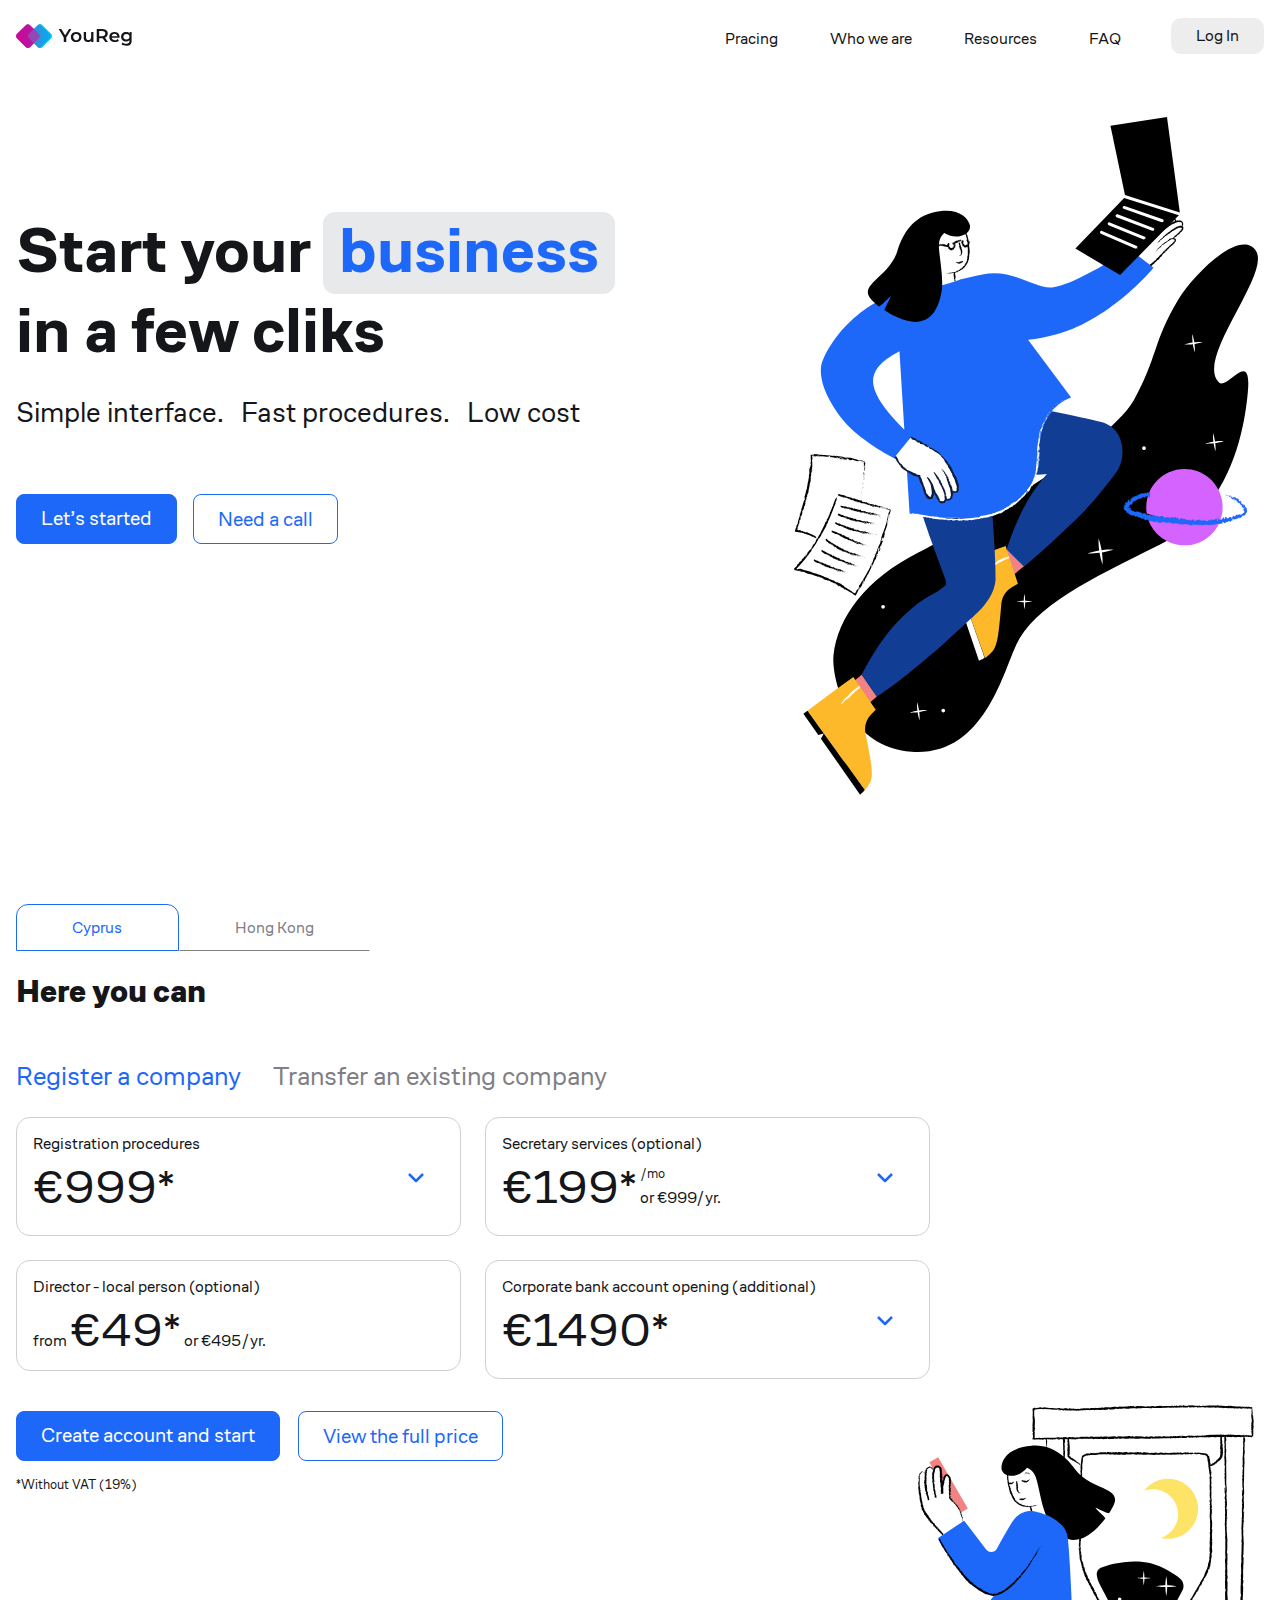
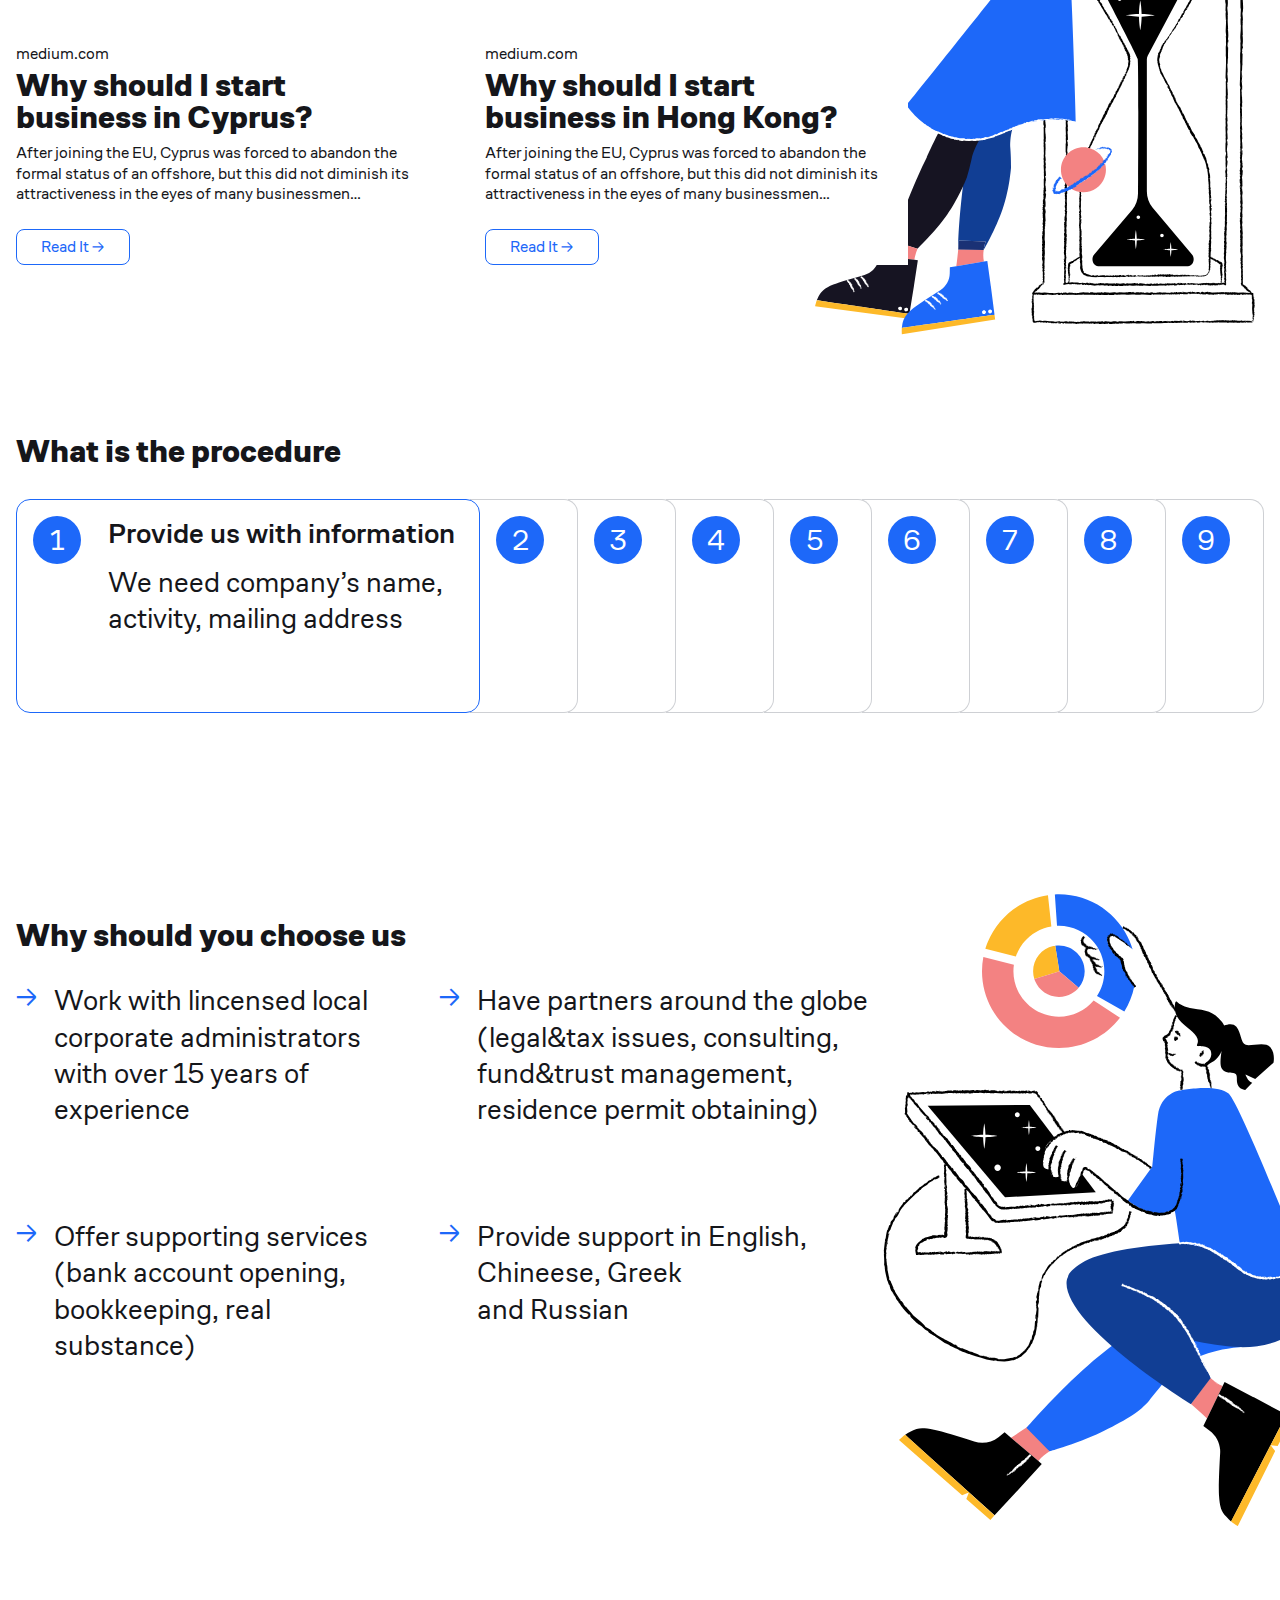
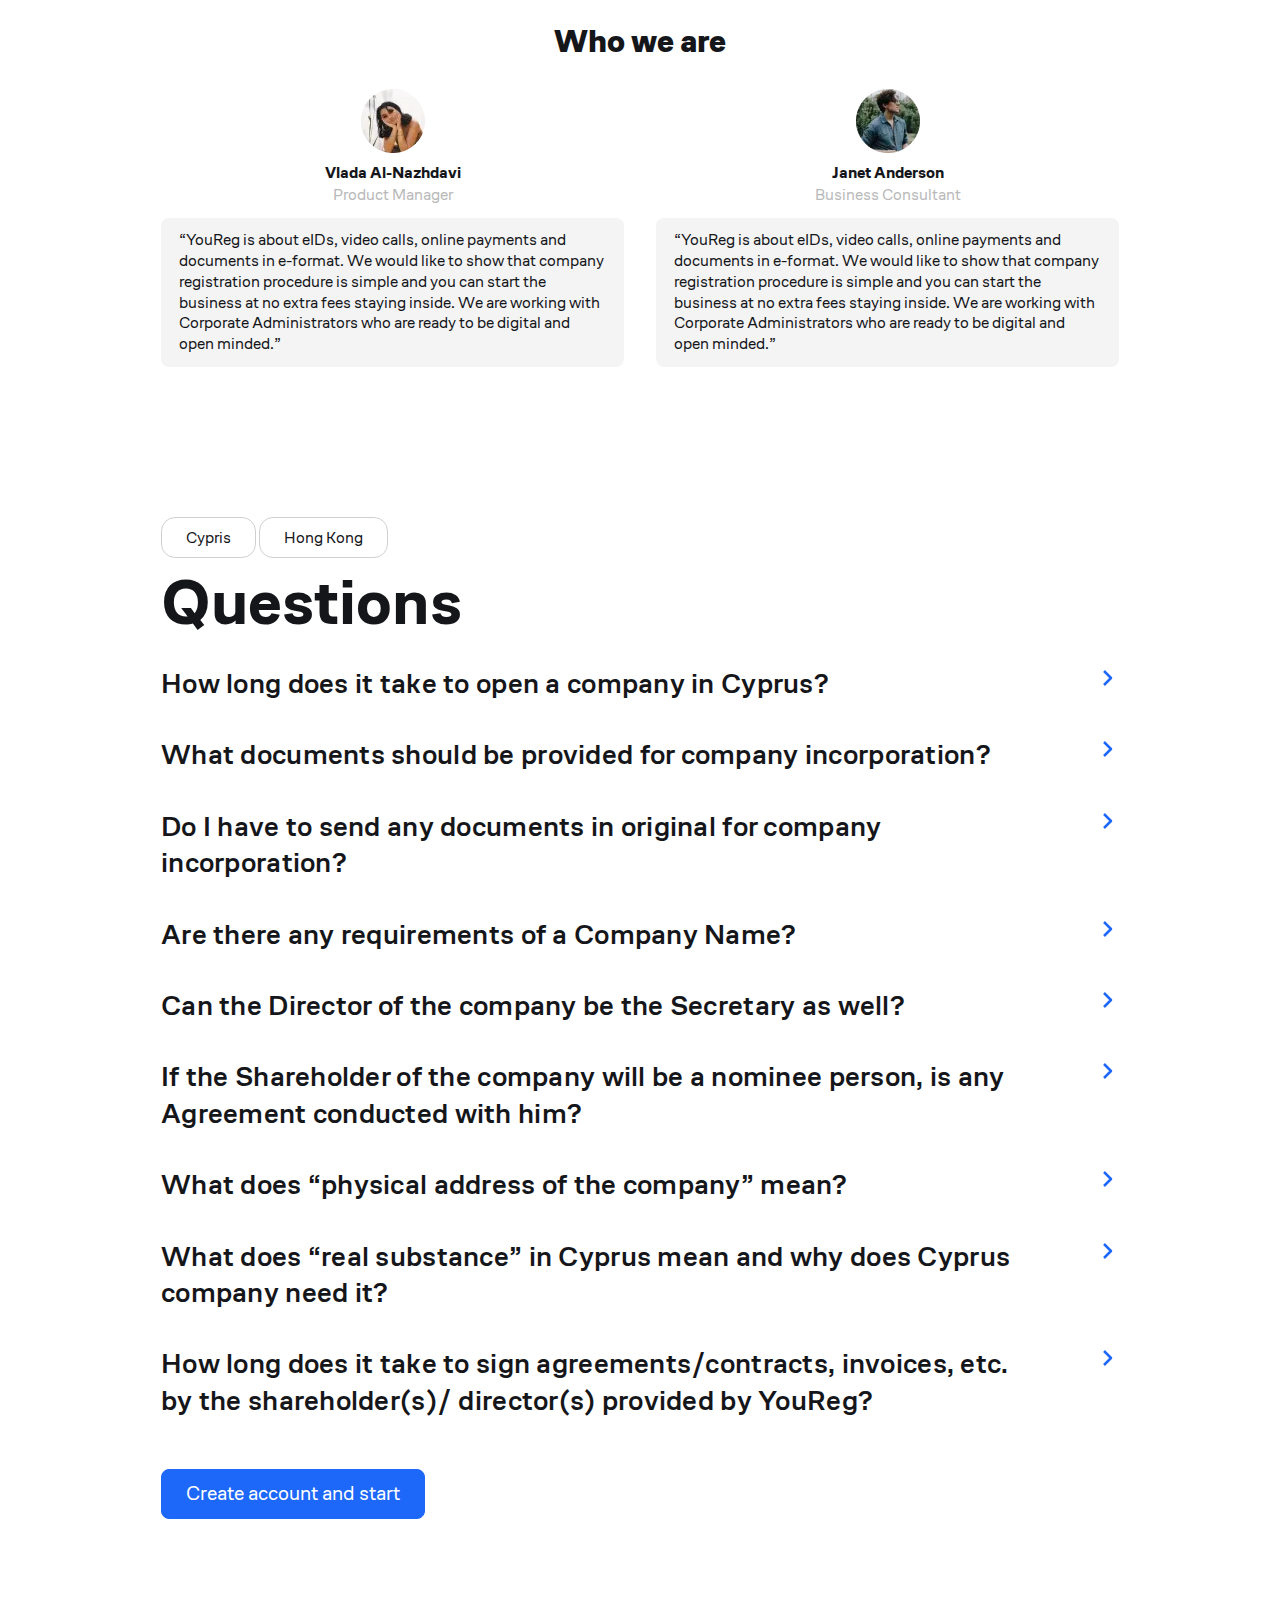
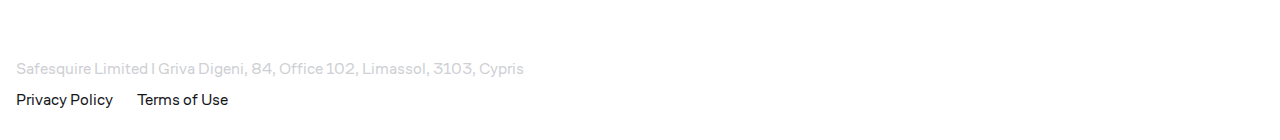
<file: index.html>
<!DOCTYPE html>
<html lang="ru">

<head>
   <title>YouReg</title>
   <meta charset="UTF-8">
   <meta name="format-detection" content="telephone=no">
   <link rel="stylesheet" href="css/style.min.css?_v=20220428141625">
   <link rel="apple-touch-icon-precomposed" sizes="57x57" href="img/favicon/apple-touch-icon-57x57.png" />
   <link rel="apple-touch-icon-precomposed" sizes="114x114" href="img/favicon/apple-touch-icon-114x114.png" />
   <link rel="apple-touch-icon-precomposed" sizes="72x72" href="img/favicon/apple-touch-icon-72x72.png" />
   <link rel="apple-touch-icon-precomposed" sizes="144x144" href="img/favicon/apple-touch-icon-144x144.png" />
   <link rel="apple-touch-icon-precomposed" sizes="60x60" href="img/favicon/apple-touch-icon-60x60.png" />
   <link rel="apple-touch-icon-precomposed" sizes="120x120" href="img/favicon/apple-touch-icon-120x120.png" />
   <link rel="apple-touch-icon-precomposed" sizes="76x76" href="img/favicon/apple-touch-icon-76x76.png" />
   <link rel="apple-touch-icon-precomposed" sizes="152x152" href="img/favicon/apple-touch-icon-152x152.png" />
   <link rel="icon" type="image/png" href="img/favicon/favicon-196x196.png" sizes="196x196" />
   <link rel="icon" type="image/png" href="img/favicon/favicon-96x96.png" sizes="96x96" />
   <link rel="icon" type="image/png" href="img/favicon/favicon-32x32.png" sizes="32x32" />
   <link rel="icon" type="image/png" href="img/favicon/favicon-16x16.png" sizes="16x16" />
   <link rel="icon" type="image/png" href="img/favicon/favicon-128.png" sizes="128x128" />
   <meta name="application-name" content="&nbsp;" />
   <meta name="msapplication-TileColor" content="#FFFFFF" />
   <meta name="msapplication-TileImage" content="img/favicon/mstile-144x144.png" />
   <meta name="msapplication-square70x70logo" content="img/favicon/mstile-70x70.png" />
   <meta name="msapplication-square150x150logo" content="img/favicon/mstile-150x150.png" />
   <meta name="msapplication-wide310x150logo" content="img/favicon/mstile-310x150.png" />
   <meta name="msapplication-square310x310logo" content="img/favicon/mstile-310x310.png" />
   <meta name="viewport" content="width=device-width, initial-scale=1.0">
</head>

<body>
   <div class="wrapper">
      <header class="header">
         <div class="header__container">
            <div class="header__body">
               <a href="/" class="header__logo"><img src="img/logo.svg" alt="logo"></a>
               <div class="header__menu menu">

                  <nav class="menu__body">
                     <ul class="menu__list">
                        <li class="menu__item"><a href="#" data-goto=".actions" data-goto-header
                              class="menu__link">Pracing</a></li>
                        <li class="menu__item"><a href="#" data-goto=".about" data-goto-header class="menu__link">Who we
                              are</a></li>
                        <li class="menu__item"><a href="#" data-goto=".resources" data-goto-header
                              class="menu__link">Resources</a></li>
                        <li class="menu__item"><a href="#" data-goto=".questions" class="menu__link">FAQ</a>
                        </li>
                     </ul>
                     <div class="menu__buttons">
                        <a href="https://www.youreg.tech/sc/profile/" class="menu__button button">Log In</a>
                        <a href="https://www.youreg.tech/sc/profile/auth?state=reg"
                           class="menu__button button button-accent">Sign Up</a>
                     </div>
                  </nav>
               </div>
               <a href="https://www.youreg.tech/sc/profile/" class="header__button button-small">Log In</a>
               <button type="button" class="menu__icon icon-menu"><span></span></button>
            </div>
         </div>
      </header>
      <main class="page">
         <section class="main">
            <div class="main__container">
               <div class="main__body">
                  <div class="main__content">
                     <h1 class="main__title h1">Start your <span>business</span> <br> in a few cliks</h1>
                     <div class="main__subtitle big-text">
                        <p>Simple interface.</p>
                        <p>Fast procedures.</p>
                        <p>Low cost</p>
                     </div>
                     <div class="main__buttons">
                        <a href="https://www.youreg.tech/sc/profile/auth?state=reg"
                           class="main__button button button-accent">Let’s started</a>
                        <button data-popup="#callform" type="button" class="main__button button button-white">Need a
                           call</button>
                     </div>
                  </div>
                  <div class="main__img">
                     <img data-src="img/1.svg" alt="">
                  </div>
               </div>
            </div>
         </section>
         <section class="actions">
            <div class="actions__container">
               <div class="actions__body">
                  <div data-tabs class="actions__tabs tabs-action">
                     <nav data-tabs-titles class="tabs-action__navigation">
                        <button type="button" class="tabs-action__title _tab-active">Cyprus</button>
                        <button type="button" class="tabs-action__title">Hong Kong</button>
                     </nav>
                     <div data-tabs-body class="tabs-action__content">
                        <div class="tabs-action__body">
                           <h2 class="actions__title h2">Here you can</h2>
                           <div data-tabs class="register__tabs tabs-register">
                              <nav data-tabs-titles class="tabs-register__navigation">
                                 <button type="button" data-tabs-syncron="tab-title-1"
                                    class="tabs-register__title _tab-active">Register a
                                    company</button>
                                 <button type="button" data-tabs-syncron="tab-title-2"
                                    class="tabs-register__title">Transfer an existing
                                    company</button>
                              </nav>
                              <div data-tabs-body class="tabs-register__content">
                                 <div class="tabs-register__body">
                                    <div data-spollers class="tabs-register__spollers spollers-register spollers">
                                       <div class="spollers-register__item">
                                          <div class="spollers-register__content">
                                             <button type="button" data-spoller class="spollers-register__title">
                                                <p>Registration procedures <br>
                                                   <span class="spollers-register__price">€999*</span>
                                                </p>
                                                <img class="spollers-register__icon" src="img/icon-angle-down.svg"
                                                   alt="">
                                             </button>
                                             <div class="spollers-register__body">
                                                <ul class="spollers-register__list">
                                                   <li class="spollers-register__list-item">Business name approval</li>
                                                   <li class="spollers-register__list-item">Preparation of documents to
                                                      the Registrar</li>
                                                   <li class="spollers-register__list-item">Payment of urgent fees</li>
                                                   <li class="spollers-register__list-item">Apostille legalization of
                                                      corporate documents</li>
                                                   <li class="spollers-register__list-item">Sending of originals via
                                                      DHL)</li>
                                                </ul>
                                             </div>
                                          </div>
                                       </div>
                                       <div class="spollers-register__item">
                                          <div class="spollers-register__content">
                                             <button type="button" data-spoller class="spollers-register__title">
                                                <p>Secretary services (optional)<br>
                                                   <span class="spollers-register__price">€199*</span>
                                                   <span><sup>/mo</sup>
                                                      or
                                                      €999/yr.</span>
                                                </p>
                                                <img class="spollers-register__icon" src="img/icon-angle-down.svg"
                                                   alt="">
                                             </button>
                                             <div class="spollers-register__body">
                                                <ul class="spollers-register__list">
                                                   <li class="spollers-register__list-item">Registered Office</li>
                                                   <li class="spollers-register__list-item">AML monitoring</li>
                                                   <li class="spollers-register__list-item">Certificate of Incumbency &
                                                      Corporate Register issue</li>
                                                   <li class="spollers-register__list-item">Signing and archiving of
                                                      documents</li>
                                                   <li class="spollers-register__list-item">Receipt of correspondence)
                                                   </li>
                                                </ul>
                                             </div>
                                          </div>
                                       </div>
                                       <div class="spollers-register__item">
                                          <div class="spollers-register__content">
                                             <button type="button" data-spoller class="spollers-register__title">
                                                <p>Director - local person (optional) <br> from
                                                   <span class="spollers-register__price">€49*</span> or
                                                   €495/yr.
                                                </p>
                                             </button>
                                             <div class="spollers-register__body">
                                             </div>
                                          </div>
                                       </div>
                                       <div class="spollers-register__item">
                                          <div class="spollers-register__content">
                                             <button type="button" data-spoller class="spollers-register__title">
                                                <p>Corporate bank account opening (additional) <br>
                                                   <span class="spollers-register__price">€1490*</span>
                                                </p>
                                                <img class="spollers-register__icon" src="img/icon-angle-down.svg"
                                                   alt="">
                                             </button>
                                             <div class="spollers-register__body">
                                                <ul class="spollers-register__list">
                                                   <li class="spollers-register__list-item">Bank options proposal</li>
                                                   <li class="spollers-register__list-item">Filling out bank forms</li>
                                                   <li class="spollers-register__list-item">Submission of documents set
                                                   </li>
                                                   <li class="spollers-register__list-item">Communication with bank)
                                                   </li>
                                                </ul>
                                             </div>
                                          </div>
                                       </div>
                                    </div>
                                    <div class="tabs-register__buttons">
                                       <a href="https://www.youreg.tech/sc/profile/auth?state=reg"
                                          class="tabs-register__button button button-accent">Create account and
                                          start</a>
                                       <button type="button" data-popup="#priceform"
                                          class="tabs-register__button button button-white">View the
                                          full price</button>
                                    </div>
                                    <div class="tabs-register__label">*Without VAT (19%)</div>
                                 </div>
                                 <div class="tabs-register__body">
                                    <div data-spollers class="tabs-register__spollers spollers-register spollers">
                                       <div class="spollers-register__item">
                                          <div class="spollers-register__content">
                                             <button type="button" data-spoller class="spollers-register__title">
                                                <p>Company transfer procedures <br>
                                                   <span class="spollers-register__price">€0*</span>
                                                </p>
                                                <img class="spollers-register__icon" src="img/icon-angle-down.svg"
                                                   alt="">
                                             </button>
                                             <div class="spollers-register__body">
                                                <ul class="spollers-register__list">
                                                   <li class="spollers-register__list-item">Business name approval</li>
                                                   <li class="spollers-register__list-item">Preparation of documents to
                                                      the Registrar</li>
                                                   <li class="spollers-register__list-item">Payment of urgent fees</li>
                                                   <li class="spollers-register__list-item">Apostille legalization of
                                                      corporate documents</li>
                                                   <li class="spollers-register__list-item">Sending of originals via
                                                      DHL)</li>
                                                </ul>
                                             </div>
                                          </div>
                                       </div>
                                       <div class="spollers-register__item">
                                          <div class="spollers-register__content">
                                             <button type="button" data-spoller class="spollers-register__title">
                                                <p>Secretary services (optional)<br>
                                                   <span class="spollers-register__price">€49*</span>
                                                   <span>from €49</span>
                                                </p>
                                                <img class="spollers-register__icon" src="img/icon-angle-down.svg"
                                                   alt="">
                                             </button>
                                             <div class="spollers-register__body">
                                                <ul class="spollers-register__list">
                                                   <li class="spollers-register__list-item">Registered Office</li>
                                                   <li class="spollers-register__list-item">AML monitoring</li>
                                                   <li class="spollers-register__list-item">Certificate of Incumbency &
                                                      Corporate Register issue</li>
                                                   <li class="spollers-register__list-item">Signing and archiving of
                                                      documents</li>
                                                   <li class="spollers-register__list-item">Receipt of correspondence)
                                                   </li>
                                                </ul>
                                             </div>
                                          </div>
                                       </div>
                                       <div class="spollers-register__item">
                                          <div class="spollers-register__content">
                                             <button type="button" data-spoller class="spollers-register__title">
                                                <p>Director - local person (optional) <br> from
                                                   <span class="spollers-register__price">€49*</span> or
                                                   €495/yr.
                                                </p>
                                             </button>
                                             <div class="spollers-register__body">
                                             </div>
                                          </div>
                                       </div>
                                       <div class="spollers-register__item">
                                          <div class="spollers-register__content">
                                             <button type="button" data-spoller class="spollers-register__title">
                                                <p>Corporate bank account opening (additional) <br>
                                                   <span class="spollers-register__price">€1490*</span>
                                                </p>
                                                <img class="spollers-register__icon" src="img/icon-angle-down.svg"
                                                   alt="">
                                             </button>
                                             <div class="spollers-register__body">
                                                <ul class="spollers-register__list">
                                                   <li class="spollers-register__list-item">Bank options proposal</li>
                                                   <li class="spollers-register__list-item">Filling out bank forms</li>
                                                   <li class="spollers-register__list-item">Submission of documents set
                                                   </li>
                                                   <li class="spollers-register__list-item">Communication with bank)
                                                   </li>
                                                </ul>
                                             </div>
                                          </div>
                                       </div>
                                    </div>
                                    <div class="tabs-register__buttons">
                                       <a href="https://www.youreg.tech/sc/profile/auth?state=reg"
                                          class="tabs-register__button button button-accent">Create account and
                                          start</a>
                                       <button type="button" data-popup="#priceform"
                                          class="tabs-register__button button button-white">View the
                                          full price</button>
                                    </div>
                                    <div class="tabs-register__label">*Without VAT (19%)</div>
                                 </div>
                              </div>
                           </div>
                        </div>
                        <div class="tabs-action__body">
                           <h2 class="actions__title h2">Here you can</h2>
                           <div data-tabs class="register__tabs tabs-register">
                              <nav data-tabs-titles class="tabs-register__navigation">
                                 <button type="button" data-tabs-syncron="tab-title-1"
                                    class="tabs-register__title _tab-active">Register a
                                    company</button>
                                 <button type="button" data-tabs-syncron="tab-title-2"
                                    class="tabs-register__title">Transfer an existing
                                    company</button>
                              </nav>
                              <div data-tabs-body class="tabs-register__content">
                                 <div class="tabs-register__body">
                                    <div data-spollers class="tabs-register__spollers spollers-register spollers">
                                       <div class="spollers-register__item">
                                          <div class="spollers-register__content">
                                             <button type="button" data-spoller class="spollers-register__title">
                                                <p>Registration procedures <br>
                                                   <span class="spollers-register__price">€999*</span>
                                                </p>
                                                <img class="spollers-register__icon" src="img/icon-angle-down.svg"
                                                   alt="">
                                             </button>
                                             <div class="spollers-register__body">
                                                <ul class="spollers-register__list">
                                                   <li class="spollers-register__list-item">Business name approval</li>
                                                   <li class="spollers-register__list-item">Preparation of documents to
                                                      the Registrar</li>
                                                   <li class="spollers-register__list-item">Payment of urgent fees</li>
                                                   <li class="spollers-register__list-item">Apostille legalization of
                                                      corporate documents</li>
                                                   <li class="spollers-register__list-item">Sending of originals via
                                                      DHL)</li>
                                                </ul>
                                             </div>
                                          </div>
                                       </div>
                                       <div class="spollers-register__item">
                                          <div class="spollers-register__content">
                                             <button type="button" data-spoller class="spollers-register__title">
                                                <p>Secretary services (optional)<br>
                                                   <span class="spollers-register__price">€99*</span>
                                                   <span><sup>/mo</sup>
                                                      or
                                                      €999/yr.</span>
                                                </p>
                                                <img class="spollers-register__icon" src="img/icon-angle-down.svg"
                                                   alt="">
                                             </button>
                                             <div class="spollers-register__body">
                                                <ul class="spollers-register__list">
                                                   <li class="spollers-register__list-item">Registered Office</li>
                                                   <li class="spollers-register__list-item">AML monitoring</li>
                                                   <li class="spollers-register__list-item">Certificate of Incumbency &
                                                      Corporate Register issue</li>
                                                   <li class="spollers-register__list-item">Signing and archiving of
                                                      documents</li>
                                                   <li class="spollers-register__list-item">Receipt of correspondence)
                                                   </li>
                                                </ul>
                                             </div>
                                          </div>
                                       </div>
                                       <div class="spollers-register__item">
                                          <div class="spollers-register__content">
                                             <button type="button" data-spoller class="spollers-register__title">
                                                <p>Director - local person (optional) <br> from
                                                   <span class="spollers-register__price">€49*</span> or
                                                   €495/yr.
                                                </p>
                                             </button>
                                             <div class="spollers-register__body">
                                             </div>
                                          </div>
                                       </div>
                                       <div class="spollers-register__item">
                                          <div class="spollers-register__content">
                                             <button type="button" data-spoller class="spollers-register__title">
                                                <p>Corporate bank account opening (additional) <br>
                                                   <span class="spollers-register__price">€1490*</span>
                                                </p>
                                                <img class="spollers-register__icon" src="img/icon-angle-down.svg"
                                                   alt="">
                                             </button>
                                             <div class="spollers-register__body">
                                                <ul class="spollers-register__list">
                                                   <li class="spollers-register__list-item">Bank options proposal</li>
                                                   <li class="spollers-register__list-item">Filling out bank forms</li>
                                                   <li class="spollers-register__list-item">Submission of documents set
                                                   </li>
                                                   <li class="spollers-register__list-item">Communication with bank)
                                                   </li>
                                                </ul>
                                             </div>
                                          </div>
                                       </div>
                                    </div>
                                    <div class="tabs-register__buttons">
                                       <a href="https://www.youreg.tech/sc/profile/auth?state=reg"
                                          class="tabs-register__button button button-accent">Create account and
                                          start</a>
                                       <button type="button" data-popup="#priceform"
                                          class="tabs-register__button button button-white">View the
                                          full price</button>
                                    </div>
                                    <div class="tabs-register__label">*Without VAT (19%)</div>
                                 </div>
                                 <div class="tabs-register__body">
                                    <div data-spollers class="tabs-register__spollers spollers-register spollers">
                                       <div class="spollers-register__item">
                                          <div class="spollers-register__content">
                                             <button type="button" data-spoller class="spollers-register__title">
                                                <p>Company transfer procedures <br>
                                                   <span class="spollers-register__price">€0*</span>
                                                </p>
                                                <img class="spollers-register__icon" src="img/icon-angle-down.svg"
                                                   alt="">
                                             </button>
                                             <div class="spollers-register__body">
                                                <ul class="spollers-register__list">
                                                   <li class="spollers-register__list-item">Business name approval</li>
                                                   <li class="spollers-register__list-item">Preparation of documents to
                                                      the Registrar</li>
                                                   <li class="spollers-register__list-item">Payment of urgent fees</li>
                                                   <li class="spollers-register__list-item">Apostille legalization of
                                                      corporate documents</li>
                                                   <li class="spollers-register__list-item">Sending of originals via
                                                      DHL)</li>
                                                </ul>
                                             </div>
                                          </div>
                                       </div>
                                       <div class="spollers-register__item">
                                          <div class="spollers-register__content">
                                             <button type="button" data-spoller class="spollers-register__title">
                                                <p>Secretary services (optional)<br>
                                                   <span class="spollers-register__price">€49*</span>
                                                   <span>from €49</span>
                                                </p>
                                                <img class="spollers-register__icon" src="img/icon-angle-down.svg"
                                                   alt="">
                                             </button>
                                             <div class="spollers-register__body">
                                                <ul class="spollers-register__list">
                                                   <li class="spollers-register__list-item">Registered Office</li>
                                                   <li class="spollers-register__list-item">AML monitoring</li>
                                                   <li class="spollers-register__list-item">Certificate of Incumbency &
                                                      Corporate Register issue</li>
                                                   <li class="spollers-register__list-item">Signing and archiving of
                                                      documents</li>
                                                   <li class="spollers-register__list-item">Receipt of correspondence)
                                                   </li>
                                                </ul>
                                             </div>
                                          </div>
                                       </div>
                                       <div class="spollers-register__item">
                                          <div class="spollers-register__content">
                                             <button type="button" data-spoller class="spollers-register__title">
                                                <p>Director - local person (optional) <br> from
                                                   <span class="spollers-register__price">€49*</span> or
                                                   €495/yr.
                                                </p>
                                             </button>
                                             <div class="spollers-register__body">
                                             </div>
                                          </div>
                                       </div>
                                       <div class="spollers-register__item">
                                          <div class="spollers-register__content">
                                             <button type="button" data-spoller class="spollers-register__title">
                                                <p>Corporate bank account opening (additional) <br>
                                                   <span class="spollers-register__price">€1490*</span>
                                                </p>
                                                <img class="spollers-register__icon" src="img/icon-angle-down.svg"
                                                   alt="">
                                             </button>
                                             <div class="spollers-register__body">
                                                <ul class="spollers-register__list">
                                                   <li class="spollers-register__list-item">Bank options proposal</li>
                                                   <li class="spollers-register__list-item">Filling out bank forms</li>
                                                   <li class="spollers-register__list-item">Submission of documents set
                                                   </li>
                                                   <li class="spollers-register__list-item">Communication with bank)
                                                   </li>
                                                </ul>
                                             </div>
                                          </div>
                                       </div>
                                    </div>
                                    <div class="tabs-register__buttons">
                                       <a href="https://www.youreg.tech/sc/profile/auth?state=reg"
                                          class="tabs-register__button button button-accent">Create account and
                                          start</a>
                                       <button type="button" data-popup="#priceform"
                                          class="tabs-register__button button button-white">View the
                                          full price</button>
                                    </div>
                                    <div class="tabs-register__label">*Without VAT (19%)</div>
                                 </div>
                              </div>
                           </div>
                        </div>
                     </div>
                  </div>
               </div>
            </div>
         </section>
         <section class="articles">
            <div class="articles__container">
               <div class="articles__body">
                  <div class="articles__list">
                     <div class="articles__item item-acticle">
                        <a href="" class="item-acticle__source">medium.com</a>
                        <h2 class="item-acticle__title h2">Why should I start business in Cyprus?</h2>
                        <div class="item-acticle__text">After joining the EU, Cyprus was forced to abandon the formal
                           status of an offshore, but this did not diminish its attractiveness in the eyes of many
                           businessmen…</div>
                        <a href="" target="_blank" class="item-acticle__button button-small button-white">Read It →</a>
                     </div>
                     <div class="articles__item item-acticle">
                        <a href="" class="item-acticle__source">medium.com</a>
                        <h2 class="item-acticle__title h2">Why should I start business in Hong Kong?</h2>
                        <div class="item-acticle__text">After joining the EU, Cyprus was forced to abandon the formal
                           status of an offshore, but this did not diminish its attractiveness in the eyes of many
                           businessmen…</div>
                        <a href="" target="_blank" class="item-acticle__button button-small button-white">Read It →</a>
                     </div>
                  </div>
                  <div class="articles__img">
                     <img data-src="img/3.svg" alt="">
                  </div>
               </div>

            </div>
         </section>
         <section class="procedure">
            <div class="procedure__container">
               <div class="procedure__body">
                  <h2 class="procedure__title h2">What is the procedure</h2>
                  <div data-spollers data-one-spoller data-spollers-orientation="left" class="procedure__items">
                     <div class="procedure__item item-procedure _active">
                        <button type="button" data-spoller
                           class="item-procedure__button _spoller-active spoller-left"><span>1</span></button>
                        <div class="item-procedure__body">
                           <div class="item-procedure__title">Provide us with information</div>
                           <div class="item-procedure__text">We need company’s name, activity, mailing address</div>
                        </div>
                     </div>
                     <div class="procedure__item item-procedure">
                        <button type="button" data-spoller class="item-procedure__button"><span>2</span></button>
                        <div class="item-procedure__body">
                           <div class="item-procedure__title">Provide us with information</div>
                           <div class="item-procedure__text">We need company’s name, activity, mailing address</div>
                        </div>
                     </div>
                     <div class="procedure__item item-procedure">
                        <button type="button" data-spoller class="item-procedure__button"><span>3</span></button>
                        <div class="item-procedure__body">
                           <div class="item-procedure__title">Provide us with information</div>
                           <div class="item-procedure__text">We need company’s name, activity, mailing address</div>
                        </div>
                     </div>
                     <div class="procedure__item item-procedure">
                        <button type="button" data-spoller class="item-procedure__button"><span>4</span></button>
                        <div class="item-procedure__body">
                           <div class="item-procedure__title">Provide us with information</div>
                           <div class="item-procedure__text">We need company’s name, activity, mailing address</div>
                        </div>
                     </div>
                     <div class="procedure__item item-procedure">
                        <button type="button" data-spoller class="item-procedure__button"><span>5</span></button>
                        <div class="item-procedure__body">
                           <div class="item-procedure__title">Provide us with information</div>
                           <div class="item-procedure__text">We need company’s name, activity, mailing address</div>
                        </div>
                     </div>
                     <div class="procedure__item item-procedure">
                        <button type="button" data-spoller class="item-procedure__button"><span>6</span></button>
                        <div class="item-procedure__body">
                           <div class="item-procedure__title">Provide us with information</div>
                           <div class="item-procedure__text">We need company’s name, activity, mailing address</div>
                        </div>
                     </div>
                     <div class="procedure__item item-procedure">
                        <button type="button" data-spoller class="item-procedure__button"><span>7</span></button>
                        <div class="item-procedure__body">
                           <div class="item-procedure__title">Provide us with information</div>
                           <div class="item-procedure__text">We need company’s name, activity, mailing address</div>
                        </div>
                     </div>
                     <div class="procedure__item item-procedure">
                        <button type="button" data-spoller class="item-procedure__button"><span>8</span></button>
                        <div class="item-procedure__body">
                           <div class="item-procedure__title">Provide us with information</div>
                           <div class="item-procedure__text">We need company’s name, activity, mailing address</div>
                        </div>
                     </div>
                     <div class="procedure__item item-procedure">
                        <button type="button" data-spoller class="item-procedure__button"><span>9</span></button>
                        <div class="item-procedure__body">
                           <div class="item-procedure__title">Provide us with information</div>
                           <div class="item-procedure__text">We need company’s name, activity, mailing address</div>
                        </div>
                     </div>

                  </div>
               </div>
            </div>
         </section>
         <section class="whyus">
            <div class="whyus__container">
               <div class="whyus__body">
                  <h2 class="whyus__title h2">Why should you choose us</h2>
                  <div class="whyus__items">
                     <div class="whyus__item">
                        <span class="whyus__arrow">→</span>
                        <div class="whyus__text">Work with lincensed local corporate administrators with over 15 years
                           of experience
                        </div>
                     </div>
                     <div class="whyus__item">
                        <span class="whyus__arrow">→</span>
                        <div class="whyus__text">
                           Have partners around the globe (legal&tax issues, consulting, fund&trust management,
                           residence permit obtaining)
                        </div>
                     </div>
                     <div class="whyus__item">
                        <span class="whyus__arrow">→</span>
                        <div class="whyus__text">
                           Offer supporting services (bank account opening, bookkeeping,
                           real substance)
                        </div>
                     </div>
                     <div class="whyus__item">
                        <span class="whyus__arrow">→</span>
                        <div class="whyus__text">
                           Provide support in English, Chineese, Greek <br>
                           and Russian
                        </div>
                     </div>
                  </div>
                  <div class="whyus__img">
                     <img data-src="img/2.svg" alt="">
                  </div>
               </div>
            </div>
         </section>
         <section class="about">
            <div class="about__container">
               <div class="about__body">
                  <h2 class="about__title h2">Who we are</h2>
                  <div class="about__items">
                     <div class="about__item item-about">
                        <div class="item-about__img">
                           <picture>
                              <source srcset="img/about-1.webp, img/about-1@x2.webp 2x" type="image/webp"><img
                                 src="img/about-1.png" srcset="img/about-1@x2.png 2x" alt="">
                           </picture>
                        </div>
                        <div class="item-about__name">Vlada Al-Nazhdavi</div>
                        <div class="item-about__position">Product Manager</div>
                        <div class="item-about__text">“YouReg is about eIDs, video calls, online payments and documents
                           in e-format. We would like to show that company registration procedure is simple and you can
                           start the business at no extra fees staying inside. We are working with Corporate
                           Administrators who are ready to be digital and open minded.”</div>
                     </div>
                     <div class="about__item item-about">
                        <div class="item-about__img">
                           <picture>
                              <source srcset="img/about-2.webp, img/about-2@x2.webp 2x" type="image/webp"><img
                                 src="img/about-2.png" srcset="img/about-2@x2.png 2x" alt="">
                           </picture>
                        </div>
                        <div class="item-about__name">Janet Anderson</div>
                        <div class="item-about__position">Business Consultant</div>
                        <div class="item-about__text">“YouReg is about eIDs, video calls, online payments and documents
                           in e-format. We would like to show that company registration procedure is simple and
                           you can start the business at no extra fees staying inside. We are working with Corporate
                           Administrators who are ready to be digital and open minded.”</div>
                     </div>
                  </div>
               </div>
            </div>

         </section>
         <section class="questions">
            <div class="questions__container">
               <div class="questions__body">
                  <div data-tabs class="questions__tabs tabs-questions">
                     <nav data-tabs-titles class="tabs-questions__navigation">
                        <button type="button"
                           class="tabs-questions__button button button-gray _tab-active">Cypris</button>
                        <button type="button" class="tabs-questions__button button button-gray">Hong Kong</button>
                     </nav>
                     <div data-tabs-body class="tabs-questions__content">
                        <div class="tabs-questions__body">
                           <div class="tabs-questions__title">Questions</div>
                           <div data-spollers data-one-spoller class="tabs-questions__spollers spollers-questions">
                              <div class="spollers-questions__item">
                                 <button type="button" data-spoller class="spollers-questions__title">
                                    <p>How long does it
                                       take to open a company in Cyprus?</p> <img src="img/icon-angle-down.svg" alt="">
                                 </button>
                                 <div class="spollers-questions__body">
                                    <div class="spollers-questions__text">
                                       It takes up to 7 working days to register your company once KYC procedure is done
                                       and original signed corporate documents are received.
                                    </div>
                                 </div>
                              </div>
                              <div class="spollers-questions__item">
                                 <button type="button" data-spoller class="spollers-questions__title">
                                    <p>What documents should be provided for company incorporation?</p> <img
                                       src="img/icon-angle-down.svg" alt="">
                                 </button>
                                 <div class="spollers-questions__body">
                                    <div class="spollers-questions__text">
                                       It takes up to 7 working days to register your company once KYC procedure is done
                                       and original signed corporate documents are received.
                                    </div>
                                 </div>
                              </div>
                              <div class="spollers-questions__item">
                                 <button type="button" data-spoller class="spollers-questions__title">
                                    <p>Do I have to send any documents in original for company incorporation?</p> <img
                                       src="img/icon-angle-down.svg" alt="">
                                 </button>
                                 <div class="spollers-questions__body">
                                    <div class="spollers-questions__text">
                                       It takes up to 7 working days to register your company once KYC procedure is done
                                       and original signed corporate documents are received.
                                    </div>
                                 </div>
                              </div>
                              <div class="spollers-questions__item">
                                 <button type="button" data-spoller class="spollers-questions__title">
                                    <p>Are there any requirements of a Company Name?</p> <img
                                       src="img/icon-angle-down.svg" alt="">
                                 </button>
                                 <div class="spollers-questions__body">
                                    <div class="spollers-questions__text">
                                       It takes up to 7 working days to register your company once KYC procedure is done
                                       and original signed corporate documents are received.
                                    </div>
                                 </div>
                              </div>
                              <div class="spollers-questions__item">
                                 <button type="button" data-spoller class="spollers-questions__title">
                                    <p>Can the Director of the company be the Secretary as well?</p> <img
                                       src="img/icon-angle-down.svg" alt="">
                                 </button>
                                 <div class="spollers-questions__body">
                                    <div class="spollers-questions__text">
                                       It takes up to 7 working days to register your company once KYC procedure is done
                                       and original signed corporate documents are received.
                                    </div>
                                 </div>
                              </div>
                              <div class="spollers-questions__item">
                                 <button type="button" data-spoller class="spollers-questions__title">
                                    <p>If the Shareholder of the company will be a nominee person, is any Agreement
                                       conducted with him?</p> <img src="img/icon-angle-down.svg" alt="">
                                 </button>
                                 <div class="spollers-questions__body">
                                    <div class="spollers-questions__text">
                                       It takes up to 7 working days to register your company once KYC procedure is done
                                       and original signed corporate documents are received.
                                    </div>
                                 </div>
                              </div>
                              <div class="spollers-questions__item">
                                 <button type="button" data-spoller class="spollers-questions__title">
                                    <p>What does “physical address of the company” mean? </p> <img
                                       src="img/icon-angle-down.svg" alt="">
                                 </button>
                                 <div class="spollers-questions__body">
                                    <div class="spollers-questions__text">
                                       It takes up to 7 working days to register your company once KYC procedure is done
                                       and original signed corporate documents are received.
                                    </div>
                                 </div>
                              </div>
                              <div class="spollers-questions__item">
                                 <button type="button" data-spoller class="spollers-questions__title">
                                    <p>What does “real substance” in Cyprus mean and why does Cyprus company need it?
                                    </p> <img src="img/icon-angle-down.svg" alt="">
                                 </button>
                                 <div class="spollers-questions__body">
                                    <div class="spollers-questions__text">
                                       It takes up to 7 working days to register your company once KYC procedure is done
                                       and original signed corporate documents are received.
                                    </div>
                                 </div>
                              </div>
                              <div class="spollers-questions__item">
                                 <button type="button" data-spoller class="spollers-questions__title">
                                    <p>How long does it take to sign agreements/contracts, invoices, etc. by the
                                       shareholder(s)/ director(s) provided by YouReg? </p> <img
                                       src="img/icon-angle-down.svg" alt="">
                                 </button>
                                 <div class="spollers-questions__body">
                                    <div class="spollers-questions__text">
                                       It takes up to 7 working days to register your company once KYC procedure is done
                                       and original signed corporate documents are received.
                                    </div>
                                 </div>
                              </div>
                           </div>
                           <a href="https://www.youreg.tech/sc/profile/auth?state=reg"
                              class="tabs-questions__link button button-accent">Create account and start</a>
                        </div>
                        <div class="tabs-questions__body">
                           <div class="tabs-questions__title">Questions</div>
                           <div data-spollers data-one-spoller class="tabs-questions__spollers spollers-questions">
                              <div class="spollers-questions__item">
                                 <button type="button" data-spoller class="spollers-questions__title">
                                    <p>How long does it
                                       take to open a company in Hong Kong?</p> <img src="img/icon-angle-down.svg"
                                       alt="">
                                 </button>
                                 <div class="spollers-questions__body">
                                    <div class="spollers-questions__text">
                                       It takes up to 7 working days to register your company once KYC procedure is done
                                       and original signed corporate documents are received.
                                    </div>
                                 </div>
                              </div>
                              <div class="spollers-questions__item">
                                 <button type="button" data-spoller class="spollers-questions__title">
                                    <p>What documents should be provided for company incorporation?</p> <img
                                       src="img/icon-angle-down.svg" alt="">
                                 </button>
                                 <div class="spollers-questions__body">
                                    <div class="spollers-questions__text">
                                       It takes up to 7 working days to register your company once KYC procedure is done
                                       and original signed corporate documents are received.
                                    </div>
                                 </div>
                              </div>
                              <div class="spollers-questions__item">
                                 <button type="button" data-spoller class="spollers-questions__title">
                                    <p>Do I have to send any documents in original for company incorporation?</p> <img
                                       src="img/icon-angle-down.svg" alt="">
                                 </button>
                                 <div class="spollers-questions__body">
                                    <div class="spollers-questions__text">
                                       It takes up to 7 working days to register your company once KYC procedure is done
                                       and original signed corporate documents are received.
                                    </div>
                                 </div>
                              </div>
                              <div class="spollers-questions__item">
                                 <button type="button" data-spoller class="spollers-questions__title">
                                    <p>Are there any requirements of a Company Name?</p> <img
                                       src="img/icon-angle-down.svg" alt="">
                                 </button>
                                 <div class="spollers-questions__body">
                                    <div class="spollers-questions__text">
                                       It takes up to 7 working days to register your company once KYC procedure is done
                                       and original signed corporate documents are received.
                                    </div>
                                 </div>
                              </div>
                              <div class="spollers-questions__item">
                                 <button type="button" data-spoller class="spollers-questions__title">
                                    <p>Can the Director of the company be the Secretary as well?</p> <img
                                       src="img/icon-angle-down.svg" alt="">
                                 </button>
                                 <div class="spollers-questions__body">
                                    <div class="spollers-questions__text">
                                       It takes up to 7 working days to register your company once KYC procedure is done
                                       and original signed corporate documents are received.
                                    </div>
                                 </div>
                              </div>
                              <div class="spollers-questions__item">
                                 <button type="button" data-spoller class="spollers-questions__title">
                                    <p>If the Shareholder of the company will be a nominee person, is any Agreement
                                       conducted with him?</p> <img src="img/icon-angle-down.svg" alt="">
                                 </button>
                                 <div class="spollers-questions__body">
                                    <div class="spollers-questions__text">
                                       It takes up to 7 working days to register your company once KYC procedure is done
                                       and original signed corporate documents are received.
                                    </div>
                                 </div>
                              </div>
                              <div class="spollers-questions__item">
                                 <button type="button" data-spoller class="spollers-questions__title">
                                    <p>What does “physical address of the company” mean? </p> <img
                                       src="img/icon-angle-down.svg" alt="">
                                 </button>
                                 <div class="spollers-questions__body">
                                    <div class="spollers-questions__text">
                                       It takes up to 7 working days to register your company once KYC procedure is done
                                       and original signed corporate documents are received.
                                    </div>
                                 </div>
                              </div>
                              <div class="spollers-questions__item">
                                 <button type="button" data-spoller class="spollers-questions__title">
                                    <p>What does “real substance” in Cyprus mean and why does Cyprus company need it?
                                    </p> <img src="img/icon-angle-down.svg" alt="">
                                 </button>
                                 <div class="spollers-questions__body">
                                    <div class="spollers-questions__text">
                                       It takes up to 7 working days to register your company once KYC procedure is done
                                       and original signed corporate documents are received.
                                    </div>
                                 </div>
                              </div>
                              <div class="spollers-questions__item">
                                 <button type="button" data-spoller class="spollers-questions__title">
                                    <p>How long does it take to sign agreements/contracts, invoices, etc. by the
                                       shareholder(s)/ director(s) provided by YouReg? </p> <img
                                       src="img/icon-angle-down.svg" alt="">
                                 </button>
                                 <div class="spollers-questions__body">
                                    <div class="spollers-questions__text">
                                       It takes up to 7 working days to register your company once KYC procedure is done
                                       and original signed corporate documents are received.
                                    </div>
                                 </div>
                              </div>
                           </div>
                           <a href="https://www.youreg.tech/sc/profile/auth?state=reg"
                              class="tabs-questions__link button button-accent">Create account and start</a>
                        </div>
                     </div>
                  </div>
               </div>
            </div>
         </section>
      </main>
      <footer class="footer">
         <div class="footer__container">
            <div class="footer__body">
               <div class="footer__info">Safesquire Limited I Griva Digeni, 84, Office 102, Limassol, 3103, Cypris</div>
               <div class="footer__links">
                  <a href="https://www.youreg.tech/privacy-policy/" target="_blank" class="footer__link">Privacy Policy
                  </a>
                  <a href="https://www.youreg.tech/terms/" target="_blank" class="footer__link">Terms of Use</a>
               </div>
            </div>
         </div>
         <div class="footer__cookies cookies">
            <div class="cookies__body">
               <div class="cookies__text">
                  We use cookies. Learn more in <a href="terms.html">Terms and conditions</a>
               </div>
               <div class="cookies__buttons">
                  <button type="button" class="cookies__button button-small button-white">Decline</button>
                  <button type="button" class="cookies__button button-small button-accent">Accept</button>
               </div>
            </div>
         </div>
      </footer>
   </div>
   <div id="callform" aria-hidden="true" class="popup">
      <div class="popup__wrapper">
         <div class="popup__content">
            <button data-close type="button" class="popup__close"><img src="img/icon-close.svg" alt=""></button>
            <div class="popup__body">
               <div class="popup__title big-text">Got any questions? <br>
                  Feel free to contact us!</div>
               <form action="#" data-dev data-popup-message="#form-message" class="popup__form">
                  <div class="popup__inputs">
                     <div class="popup__input-wrap">
                        <input required class="popup__input input" data-validate autocomplete="off" type="text"
                           name="form[]" data-error="" placeholder="Name">
                     </div>
                     <div class="popup__input-wrap">
                        <input required class="popup__input input" data-validate autocomplete="off" type="text"
                           name="form[]" data-error="" placeholder="Contact number">
                     </div>
                  </div>
                  <div class="popup__textarea-wrap">
                     <textarea required class="popup__textarea" data-validate name="" data-error=""
                        placeholder="Case"></textarea>
                  </div>
                  <button type="submit" class="popup__button button button-accent">Send</button>
               </form>
            </div>
         </div>
      </div>
   </div>

   <div id="form-message" aria-hidden="true" class="popup">
      <div class="popup__wrapper">
         <div class="popup__content">
            <button data-close type="button" class="popup__close"><img src="img/icon-close.svg" alt=""></button>
            <div class="popup__body">
               <div class="popup__title big-text">We will call you back</div>
            </div>
         </div>
      </div>
   </div>

   <div id="priceform" aria-hidden="true" class="popup price-popup">
      <div class="popup__wrapper">
         <div class="popup__content">
            <button data-close type="button" class="popup__close"><img src="img/icon-close.svg" alt=""></button>
            <div class="popup__body">
               <div class="popup__title big-text">Leave your e-mail and receive a Price list at once</div>
               <form action="#" data-dev data-popup-message="#form-price-message" class="popup__form">
                  <div class="popup__input-wrap">
                     <input required class="popup__input input" data-validate data-required="email" autocomplete="off"
                        type="email" name="form[]" data-error="" placeholder="E-mail">
                  </div>
                  <button type="submit" class="popup__button button button-accent">Send</button>
               </form>
            </div>
         </div>
      </div>
   </div>

   <div id="form-price-message" aria-hidden="true" class="popup">
      <div class="popup__wrapper">
         <div class="popup__content">
            <button data-close type="button" class="popup__close"><img src="img/icon-close.svg" alt=""></button>
            <div class="popup__body">
               <div class="popup__title big-text">Check your e-mail box</div>
            </div>
         </div>
      </div>
   </div>
   <div id="popup__leave-email" class="popup-new popup__leave-email">
      <div class="popup__body-new">
         <div class="popup__content-new">
            <a href="#" class="popup__close close-popup"><img src="./img/icon-close.svg" alt=""></a>
            <p class="popup-new__text">Leave your e-mail and receive a Price list at once</p>
            <div class="popup-new__form">
               <form action="#" class="form-subcriber popup-new__form-email">
                  <div class="form__item form-subcriber__input-mail">
                     <div class="form-subcriber__mail">
                        <input type="mail" name="user-mail" placeholder="E-mail" class="form-input-mail">
                     </div>
                     <div class="form-subcriber__button">
                        <button type="submit" class="send__form-subscribe">Subscribe</button>
                     </div>
                  </div>
                  <div class="form__item">
                     <div class="form-subcriber__checkbox">
                        <input name="agreement" type="checkbox" id="formAgreement__popup" class="checkbox__agreement">
                        <label for="formAgreement__popup" class="checkbox__label"><span>I accept the terms of <a href="#">the Personal Data Processing Policy</a></span></label>
                     </div>
                  </div>
               </form>
            </div>
         </div>
      </div>
   </div>
   <div id="popup__check-email" class="popup-new popup__check-email">
      <div class="popup__body-new">
         <div class="popup__content-new">
            <a href="#" class="popup__close close-popup"><img src="./img/icon-close.svg" alt=""></a>
            <p class="popup-new__text">Check your e-mail box</p>
         </div>
      </div>
   </div>
   <div id="popup__thanks" class="popup-new popup__thanks">
      <div class="popup__body-new">
         <div class="popup__content-new">
            <a href="#" class="popup__close close-popup"><img src="./img/icon-close.svg" alt=""></a>
            <p class="popup-new__text">Thank you for the registration!<br>We sent a confirmation link to your email.</p>
         </div>
      </div>
   </div>
   <div id="popup__registration-completed" class="popup-new popup__registration-completed">
      <div class="popup__body-new">
         <div class="popup__content-new">
            <a href="#" class="popup__close close-popup"><img src="./img/icon-close.svg" alt=""></a>
            <p class="popup-new__text">Your registration is completed<br>Now you may log in!</p>
            <div class="botton--log-in"><a href="#" class="button button-accent">Log in</a></div>
         </div>
      </div>
   </div>
   <div id="popup__link-change-password" class="popup-new popup__link-change-password">
      <div class="popup__body-new">
         <div class="popup__content-new">
            <a href="#" class="popup__close close-popup"><img src="./img/icon-close.svg" alt=""></a>
            <p class="popup-new__text">We sent a link to change the password to your email</p>
         </div>
      </div>
   </div>
   <div id="popup__change-password" class="popup-new popup__change-password">
      <div class="popup__body-new">
         <div class="popup__content-new">
            <a href="#" class="popup__close close-popup"><img src="./img/icon-close.svg" alt=""></a>
            <p class="popup-new__text">Password is changed!<br>You can now log in with the new password</p>
            <div class="botton--log-in"><a href="#" class="button button-accent">Log in</a></div>
         </div>
      </div>
   </div>
   <div id="popup__got-questions" class="popup-new popup__got-questions">
      <div class="popup__body-new">
         <div class="popup__content-new">
            <a href="#" class="popup__close close-popup"><img src="./img/icon-close.svg" alt=""></a>
            <p class="popup-new__text">Got any questions<br>Feel free to contact us!</p>
            <div class="got-questions__form-block">
               <form action="#" class="got-questions__form">
                  <div class="got-questions__form-item">
                     <input type="text" name="user-name" class="got-questions__input--name" placeholder="Name">
                  </div>
                  <div class="got-questions__form-item">
                     <input type="tel" name="user-tel" data-tel-input class="got-questions__input--tel" placeholder="Contact number">
                  </div>
                  <div class="got-questions__form-item">
                     <textarea name="case" placeholder="Case"></textarea>
                  </div>
                  <div class="got-questions__form-item">
                     <div class="form-subcriber__checkbox">
                        <input name="agreement" type="checkbox" id="formAgreement__popup-questions" class="checkbox__agreement">
                        <label for="formAgreement__popup-questions" class="checkbox__label"><span>I accept the terms of <a href="#">the Personal Data Processing Policy</a></span></label>
                     </div>
                  </div>
                  <div class="got-questions__form-item">
                     <button type="submit" class="button button-accent form-item__send">Send</button>
                  </div>
               </form>
            </div>
         </div>
      </div>
   </div>
   <script src="js/app.min.js?_v=20220428141625"></script>
   <script src="js/popup-new.js"></script>
</body>


</html>
</file>
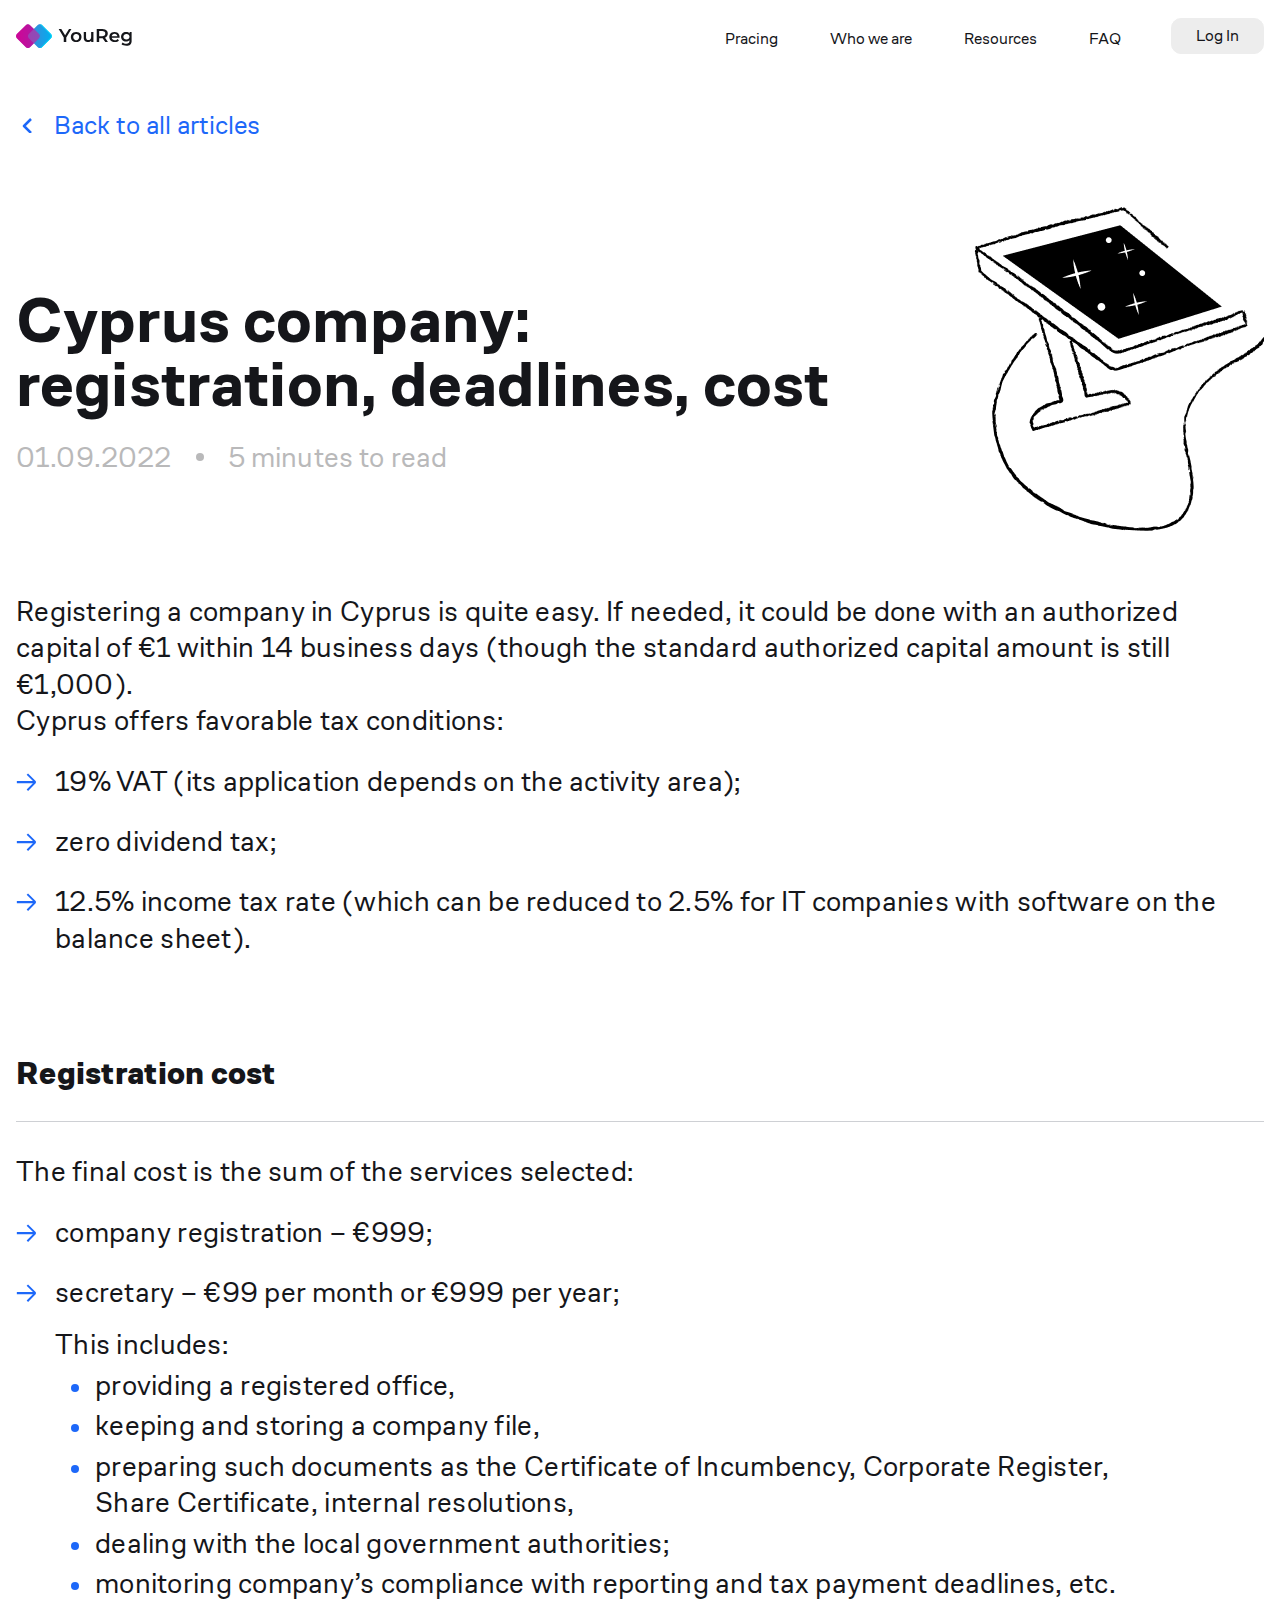
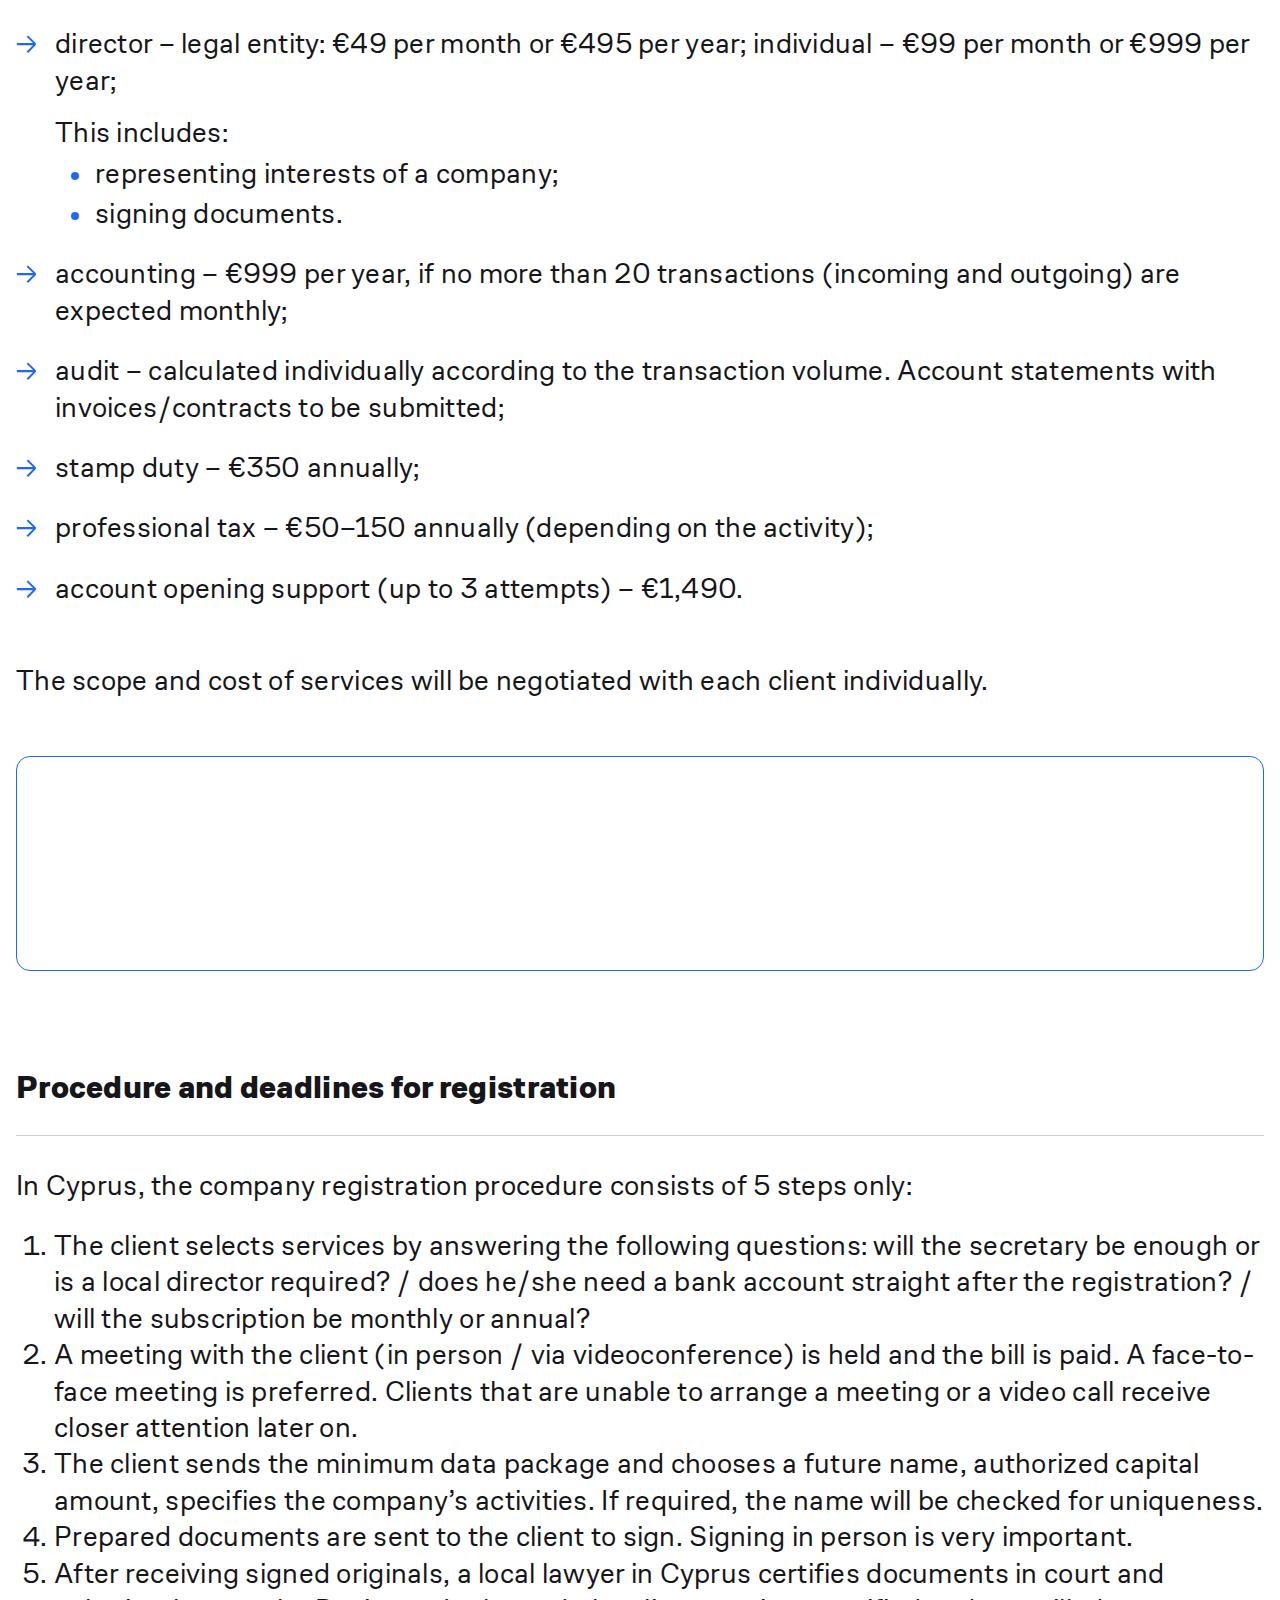
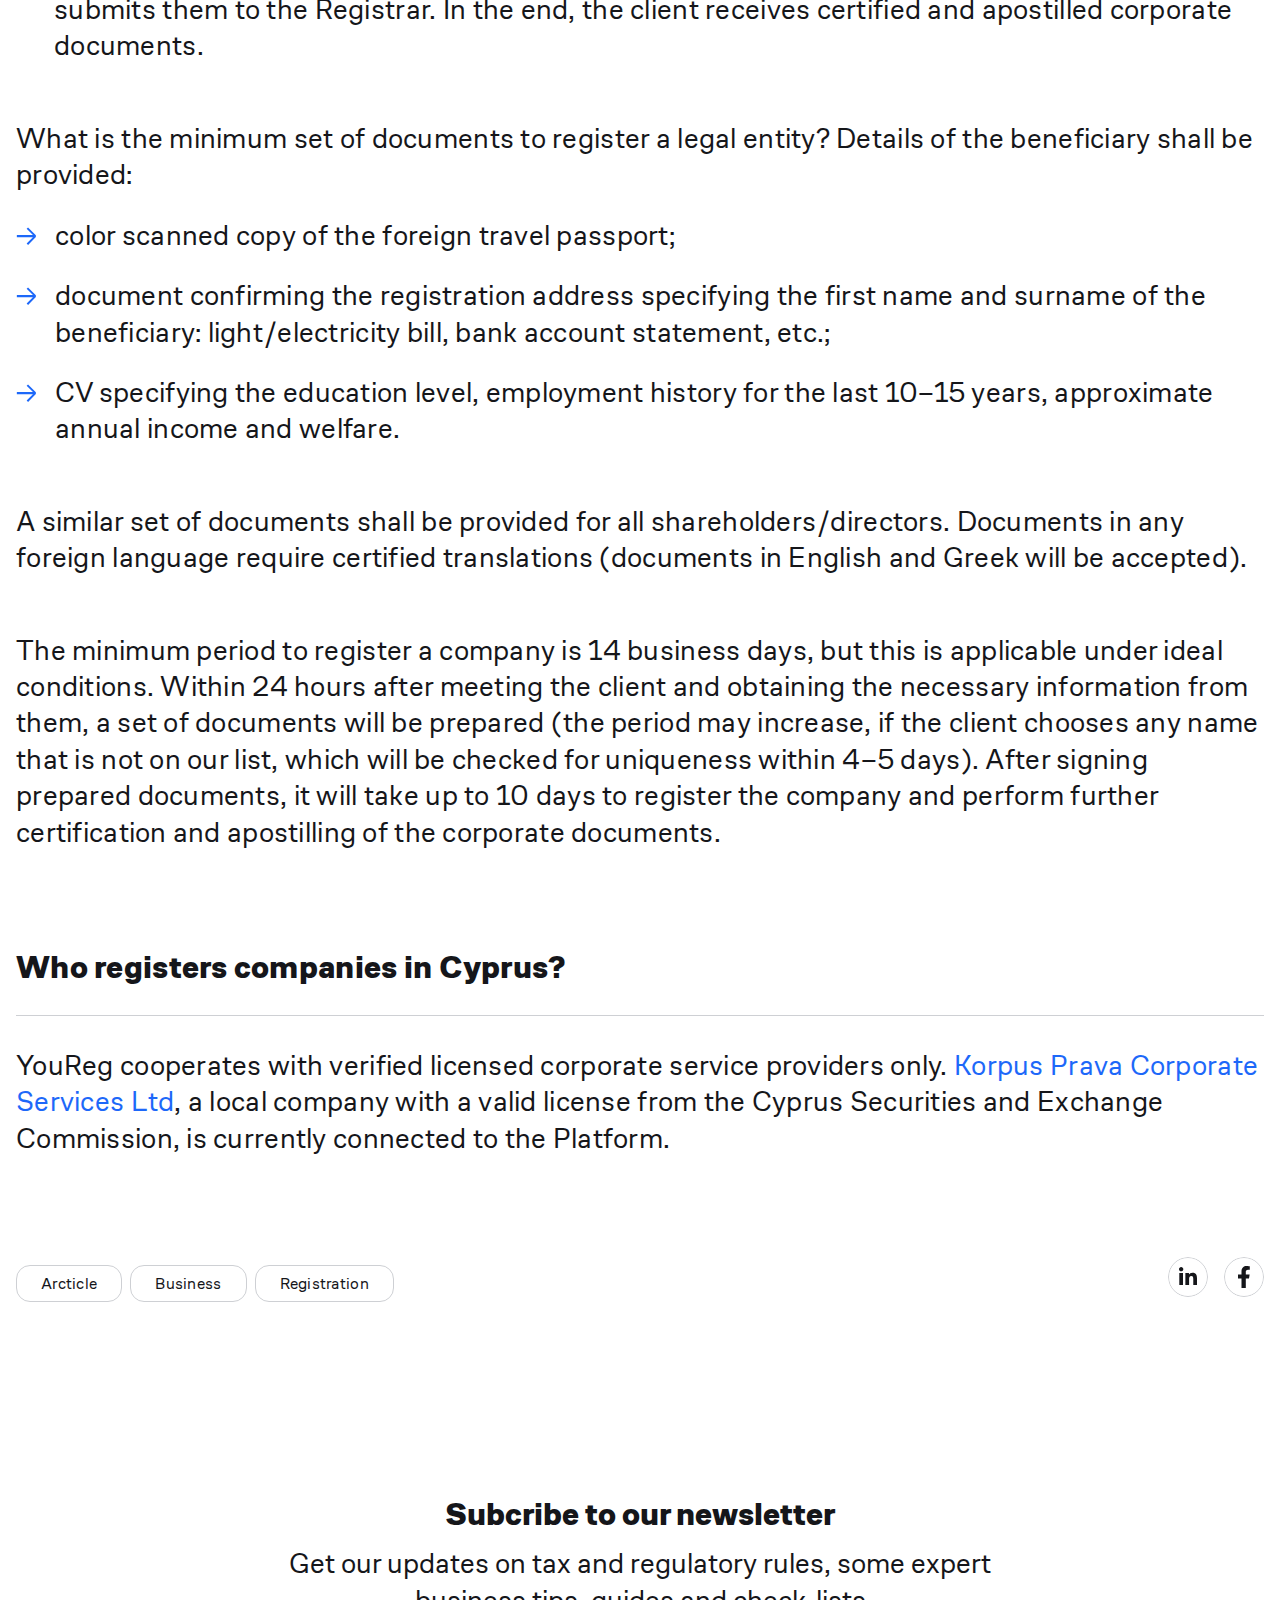
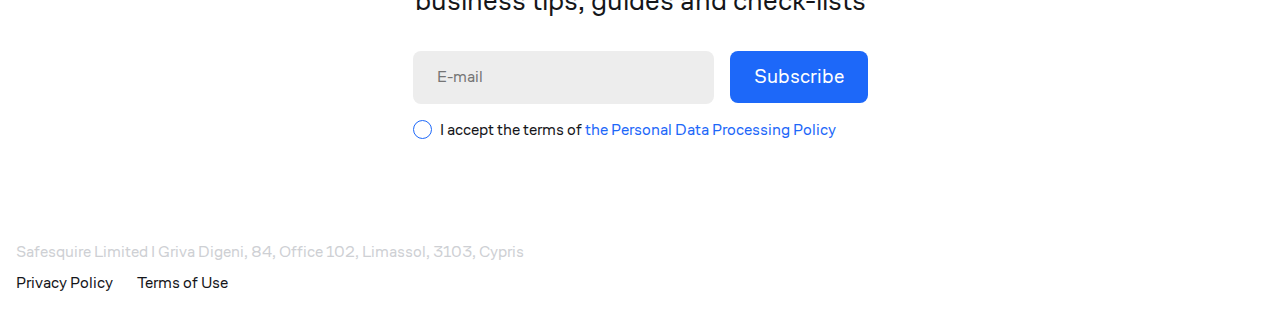
<file: article.html>
<!DOCTYPE html>
<html lang="ru">

<head>
   <title>Article</title>
   <meta charset="UTF-8">
   <meta name="format-detection" content="telephone=no">
   <link rel="stylesheet" href="css/style.min.css?_v=20220428141625">
   <link rel="apple-touch-icon-precomposed" sizes="57x57" href="img/favicon/apple-touch-icon-57x57.png" />
   <link rel="apple-touch-icon-precomposed" sizes="114x114" href="img/favicon/apple-touch-icon-114x114.png" />
   <link rel="apple-touch-icon-precomposed" sizes="72x72" href="img/favicon/apple-touch-icon-72x72.png" />
   <link rel="apple-touch-icon-precomposed" sizes="144x144" href="img/favicon/apple-touch-icon-144x144.png" />
   <link rel="apple-touch-icon-precomposed" sizes="60x60" href="img/favicon/apple-touch-icon-60x60.png" />
   <link rel="apple-touch-icon-precomposed" sizes="120x120" href="img/favicon/apple-touch-icon-120x120.png" />
   <link rel="apple-touch-icon-precomposed" sizes="76x76" href="img/favicon/apple-touch-icon-76x76.png" />
   <link rel="apple-touch-icon-precomposed" sizes="152x152" href="img/favicon/apple-touch-icon-152x152.png" />
   <link rel="icon" type="image/png" href="img/favicon/favicon-196x196.png" sizes="196x196" />
   <link rel="icon" type="image/png" href="img/favicon/favicon-96x96.png" sizes="96x96" />
   <link rel="icon" type="image/png" href="img/favicon/favicon-32x32.png" sizes="32x32" />
   <link rel="icon" type="image/png" href="img/favicon/favicon-16x16.png" sizes="16x16" />
   <link rel="icon" type="image/png" href="img/favicon/favicon-128.png" sizes="128x128" />
   <meta name="application-name" content="&nbsp;" />
   <meta name="msapplication-TileColor" content="#FFFFFF" />
   <meta name="msapplication-TileImage" content="img/favicon/mstile-144x144.png" />
   <meta name="msapplication-square70x70logo" content="img/favicon/mstile-70x70.png" />
   <meta name="msapplication-square150x150logo" content="img/favicon/mstile-150x150.png" />
   <meta name="msapplication-wide310x150logo" content="img/favicon/mstile-310x150.png" />
   <meta name="msapplication-square310x310logo" content="img/favicon/mstile-310x310.png" />
   <meta name="viewport" content="width=device-width, initial-scale=1.0">
</head>

<!--Пояснение к классам в статье

   class="article__block"               - раздел статьи (margin-bottom: 100px);
   <h2 class="article__block-title">    - название раздела статьи (border-bottom);
   <p class="article__text">            - текст в статье (без margin/padding);

   <ul class="mark--arrow">             - маркированный список, в котором <li> со стрелкой;
      <p class="ul-item__text">         - текст в этом <li> (margin-top: 16px);
      <ul class="mark--circle">         - вложенный список в этот <li>, где <li> с кружком;
      <p class="ul-item__name-ul">      - ставится перед <ul class="mark--circle">  (название вложенного списка);
   
   <p class="article__text-with-margin">- текст с отступами (margin-top и margin-bottom);

   <ol class="article__ol-list">        - нумерованный список

-->

<body>
   <div class="wrapper">
      <header class="header">
         <div class="header__container">
            <div class="header__body">
               <a href="/" class="header__logo"><img src="img/logo.svg" alt="logo"></a>
               <div class="header__menu menu">

                  <nav class="menu__body">
                     <ul class="menu__list">
                        <li class="menu__item"><a href="#" data-goto=".actions" data-goto-header
                              class="menu__link">Pracing</a></li>
                        <li class="menu__item"><a href="#" data-goto=".about" data-goto-header class="menu__link">Who we
                              are</a></li>
                        <li class="menu__item"><a href="#" data-goto=".resources" data-goto-header
                              class="menu__link">Resources</a></li>
                        <li class="menu__item"><a href="#" data-goto=".questions" class="menu__link">FAQ</a>
                        </li>
                     </ul>
                     <div class="menu__buttons">
                        <a href="https://www.youreg.tech/sc/profile/" class="menu__button button">Log In</a>
                        <a href="https://www.youreg.tech/sc/profile/auth?state=reg"
                           class="menu__button button button-accent">Sign Up</a>
                     </div>
                  </nav>
               </div>
               <a href="https://www.youreg.tech/sc/profile/" class="header__button button-small">Log In</a>
               <button type="button" class="menu__icon icon-menu"><span></span></button>
            </div>
         </div>
      </header>
      <main class="page">
         <div class="nav-go-back">
            <div class="main__container">
               <div class="nav-go-back__block">
                  <a href="#" class="nav-go-back__link">Back to all articles</a>
               </div>
            </div>
         </div>
         <section class="article__title">
            <div class="main__container">
               <div class="article__top">
                  <div class="article__top-text">
                     <h1 class="top-text__name-article">Cyprus company:<br>registration, deadlines, cost</h1>
                     <div class="top-text__time-article">
                        <div class="main-info__time time-article__block">
                           <div class="time__date">01.09.2022</div>
                           <div class="time__oclock"><span class="oclock__number">5</span> minutes to read
                           </div>
                        </div>
                     </div>
                  </div>
                  <div class="article__top-bg">
                     <div class="article__bg-block">
                        <picture>
                           <source srcset="img/monitor-rotate.webp, img/monitor-rotate@x2.webp 2x" type="image/webp">
                           <img src="img/monitor-rotate.png" srcset="img/monitor-rotate@x2.png 2x" alt="monitor">
                        </picture>
                     </div>
                  </div>
               </div>
            </div>
         </section>
         <section class="article__content">
            <div class="main__container">
               <div class="article__introduction article__block">
                  <div class="article__text">Registering a company in Cyprus is quite easy. If needed, it could be done
                     with an authorized capital of €1 within 14 business days (though the standard authorized capital
                     amount is still €1,000).</div>
                  <div class="article__text">Cyprus offers favorable tax conditions:</div>
                  <ul class="article__ul-list mark--arrow">
                     <li class="article__ul-item">
                        <p class="ul-item__text">19% VAT (its application depends on the activity area);</p>
                     </li>
                     <li class="article__ul-item">
                        <p class="ul-item__text">zero dividend tax;</p>
                     </li>
                     <li class="article__ul-item">
                        <p class="ul-item__text">12.5% income tax rate (which can be reduced to 2.5% for IT companies
                           with software on the balance sheet).</p>
                     </li>
                  </ul>
               </div>
               <div class="article__block">
                  <h2 class="article__block-title">Registration cost</h2>
                  <p class="article__text">The final cost is the sum of the services selected:</p>
                  <ul class="article__ul-list mark--arrow">
                     <li class="article__ul-item">
                        <p class="ul-item__text">company registration – €999;</p>
                     </li>
                     <li class="article__ul-item">
                        <p class="ul-item__text">secretary – €99 per month or €999 per year;</p>
                        <p class="ul-item__name-ul">This includes:</p>
                        <ul class="mark--circle">
                           <li class="article__ul-item">providing a registered office,</li>
                           <li class="article__ul-item">keeping and storing a company file,</li>
                           <li class="article__ul-item">preparing such documents as the Certificate of Incumbency,
                              Corporate Register,<br>Share Certificate, internal resolutions,</li>
                           <li class="article__ul-item">dealing with the local government authorities;</li>
                           <li class="article__ul-item">monitoring company’s compliance with reporting and tax payment
                              deadlines, etc.</li>
                        </ul>
                     </li>
                     <li class="article__ul-item">
                        <p class="ul-item__text">director – legal entity: €49 per month or €495 per year; individual –
                           €99 per month or €999 per year;</p>
                        <p class="ul-item__name-ul">This includes:</p>
                        <ul class="mark--circle">
                           <li class="article__ul-item">representing interests of a company;</li>
                           <li class="article__ul-item">signing documents.</li>
                        </ul>
                     </li>
                     <li class="article__ul-item">
                        <p class="ul-item__text">accounting – €999 per year, if no more than 20 transactions (incoming
                           and outgoing) are expected monthly;</p>
                     </li>
                     <li class="article__ul-item">
                        <p class="ul-item__text">audit – calculated individually according to the transaction volume.
                           Account statements with invoices/contracts to be submitted;</p>
                     </li>
                     <li class="article__ul-item">
                        <p class="ul-item__text">stamp duty – €350 annually;</p>
                     </li>
                     <li class="article__ul-item">
                        <p class="ul-item__text">professional tax – €50–150 annually (depending on the activity);</p>
                     </li>
                     <li class="article__ul-item">
                        <p class="ul-item__text">account opening support (up to 3 attempts) – €1,490.</p>
                     </li>
                  </ul>
                  <p class="article__text-with-margin">
                     The scope and cost of services will be negotiated with each client individually.
                  </p>
                  <div class="article__img-block">
                     <div class="img-block__img">
                        <!--<picture>
                           <source srcset="img/monitor.webp, img/monitor@x2.webp 2x" type="image/webp">
                           <img src="img/monitor.png" srcset="img/monitor@x2.png 2x" alt="">
                        </picture>-->
                     </div>
                  </div>
               </div>
               <div class="article__block">
                  <h2 class="article__block-title">Procedure and deadlines for registration</h2>
                  <p class="article__text">In Cyprus, the company registration procedure consists of 5 steps only:</p>
                  <ol class="article__ol-list">
                     <li class="article__ol-item">The client selects services by answering the following questions: will
                        the secretary be enough or is a local director required? / does he/she need a bank account
                        straight after the registration? / will the subscription be monthly or annual?</li>
                     <li class="article__ol-item">A meeting with the client (in person / via videoconference) is held
                        and the bill is paid. A face-to-face meeting is preferred. Clients that are unable to arrange a
                        meeting or a video call receive closer attention later on.</li>
                     <li class="article__ol-item">The client sends the minimum data package and chooses a future name,
                        authorized capital amount, specifies the company’s activities. If required, the name will be
                        checked for uniqueness.</li>
                     <li class="article__ol-item">Prepared documents are sent to the client to sign. Signing in person
                        is very important.</li>
                     <li class="article__ol-item">After receiving signed originals, a local lawyer in Cyprus certifies
                        documents in court and submits them to the Registrar. In the end, the client receives certified
                        and apostilled corporate documents.</li>
                  </ol>
                  <p class="article__text">What is the minimum set of documents to register a legal entity?
                     Details of the beneficiary shall be provided:</p>
                  <ul class="mark--arrow">
                     <li class="article__ul-item">color scanned copy of the foreign travel passport;</li>
                     <li class="article__ul-item">document confirming the registration address specifying the first name
                        and surname of the beneficiary: light/electricity bill, bank account statement, etc.;</li>
                     <li class="article__ul-item">CV specifying the education level, employment history for the last
                        10–15 years, approximate annual income and welfare.</li>
                  </ul>
                  <p class="article__text-with-margin">
                     A similar set of documents shall be provided for all shareholders/directors. Documents in any
                     foreign language require certified translations (documents in English and Greek will be accepted).
                  </p>
                  <p class="article__text-with-margin">
                     The minimum period to register a company is 14 business days, but this is applicable under ideal
                     conditions. Within 24 hours after meeting the client and obtaining the necessary information from
                     them, a set of documents will be prepared (the period may increase, if the client chooses any name
                     that is not on our list, which will be checked for uniqueness within 4–5 days). After signing
                     prepared documents, it will take up to 10 days to register the company and perform further
                     certification and apostilling of the corporate documents.
                  </p>

               </div>
               <div class="article__block">
                  <h2 class="article__block-title">
                     Who registers companies in Cyprus?
                  </h2>
                  <div class="article__text">
                     YouReg cooperates with verified licensed corporate service providers only. <a href="#">Korpus Prava
                        Corporate
                        Services Ltd</a>, a local company with a valid license from the Cyprus Securities and Exchange
                     Commission, is currently connected to the Platform.
                  </div>
               </div>
               <div class="article__block-links">
                  <div class="wrapper__btns">
                     <div class="btns--arcticle btns--button">Arcticle</div>
                     <div class="btns--business btns--button">Business</div>
                     <div class="btns--business btns--button">Registration</div>
                  </div>
                  <div class="block-links__links">
                     <div class="block-links__link"><a href="#"><img src="img/in_link.svg" alt=""></a></div>
                     <div class="block-links__link"><a href="#"><img src="img/fb_link.svg" alt=""></a></div>
                  </div>
               </div>
            </div>
         </section>
         <section class="page-subcriber subcriber-article">
            <div class="main__container">
               <div class="page-subcriber__wrapper">
                  <h2 class="page-subcriber__title">Subcribe to our newsletter</h2>
                  <div class="big-text page-subcriber__text">Get our updates on tax and regulatory rules, some expert
                     business tips, guides and check-lists</div>
                  <div class="page-subcriber__form-subcriber">
                     <form action="#" class="form-subcriber">
                        <div class="form__item form-subcriber__input-mail">
                           <div class="form-subcriber__mail">
                              <input type="mail" name="user-mail" placeholder="E-mail" class="form-input-mail">
                           </div>
                           <div class="form-subcriber__button">
                              <button type="submit" class="send__form-subscribe">Subscribe</button>
                           </div>
                        </div>
                        <div class="form__item">
                           <div class="form-subcriber__checkbox">
                              <input name="agreement" type="checkbox" id="formAgreement" class="checkbox__agreement">
                              <label for="formAgreement" class="checkbox__label"><span>I accept the terms of <a
                                       href="#">the Personal Data Processing Policy</a></span></label>
                           </div>
                        </div>
                     </form>
                  </div>
               </div>
            </div>
         </section>
      </main>
      <footer class="footer">
         <div class="footer__container">
            <div class="footer__body">
               <div class="footer__info">Safesquire Limited I Griva Digeni, 84, Office 102, Limassol, 3103, Cypris</div>
               <div class="footer__links">
                  <a href="https://www.youreg.tech/privacy-policy/" target="_blank" class="footer__link">Privacy Policy
                  </a>
                  <a href="https://www.youreg.tech/terms/" target="_blank" class="footer__link">Terms of Use</a>
               </div>
            </div>
         </div>
         <div class="footer__cookies cookies">
            <div class="cookies__body">
               <div class="cookies__text">
                  We use cookies. Learn more in <a href="terms.html">Terms and conditions</a>
               </div>
               <div class="cookies__buttons">
                  <button type="button" class="cookies__button button-small button-white">Decline</button>
                  <button type="button" class="cookies__button button-small button-accent">Accept</button>
               </div>
            </div>
         </div>
      </footer>
   </div>
   <div id="callform" aria-hidden="true" class="popup">
      <div class="popup__wrapper">
         <div class="popup__content">
            <button data-close type="button" class="popup__close"><img src="img/icon-close.svg" alt=""></button>
            <div class="popup__body">
               <div class="popup__title big-text">Got any questions? <br>
                  Feel free to contact us!</div>
               <form action="#" data-dev data-popup-message="#form-message" class="popup__form">
                  <div class="popup__inputs">
                     <div class="popup__input-wrap">
                        <input required class="popup__input input" data-validate autocomplete="off" type="text"
                           name="form[]" data-error="" placeholder="Name">
                     </div>
                     <div class="popup__input-wrap">
                        <input required class="popup__input input" data-validate autocomplete="off" type="text"
                           name="form[]" data-error="" placeholder="Contact number">
                     </div>
                  </div>
                  <div class="popup__textarea-wrap">
                     <textarea required class="popup__textarea" data-validate name="" data-error=""
                        placeholder="Case"></textarea>
                  </div>
                  <button type="submit" class="popup__button button button-accent">Send</button>
               </form>
            </div>
         </div>
      </div>
   </div>

   <div id="form-message" aria-hidden="true" class="popup">
      <div class="popup__wrapper">
         <div class="popup__content">
            <button data-close type="button" class="popup__close"><img src="img/icon-close.svg" alt=""></button>
            <div class="popup__body">
               <div class="popup__title big-text">We will call you back</div>
            </div>
         </div>
      </div>
   </div>

   <div id="priceform" aria-hidden="true" class="popup price-popup">
      <div class="popup__wrapper">
         <div class="popup__content">
            <button data-close type="button" class="popup__close"><img src="img/icon-close.svg" alt=""></button>
            <div class="popup__body">
               <div class="popup__title big-text">Leave your e-mail and receive a Price list at once</div>
               <form action="#" data-dev data-popup-message="#form-price-message" class="popup__form">
                  <div class="popup__input-wrap">
                     <input required class="popup__input input" data-validate data-required="email" autocomplete="off"
                        type="email" name="form[]" data-error="" placeholder="E-mail">
                  </div>
                  <button type="submit" class="popup__button button button-accent">Send</button>
               </form>
            </div>
         </div>
      </div>
   </div>

   <div id="form-price-message" aria-hidden="true" class="popup">
      <div class="popup__wrapper">
         <div class="popup__content">
            <button data-close type="button" class="popup__close"><img src="img/icon-close.svg" alt=""></button>
            <div class="popup__body">
               <div class="popup__title big-text">Check your e-mail box</div>
            </div>
         </div>
      </div>
   </div>
   <script src="js/app.min.js?_v=20220428141625"></script>
</body>


</html>
</file>
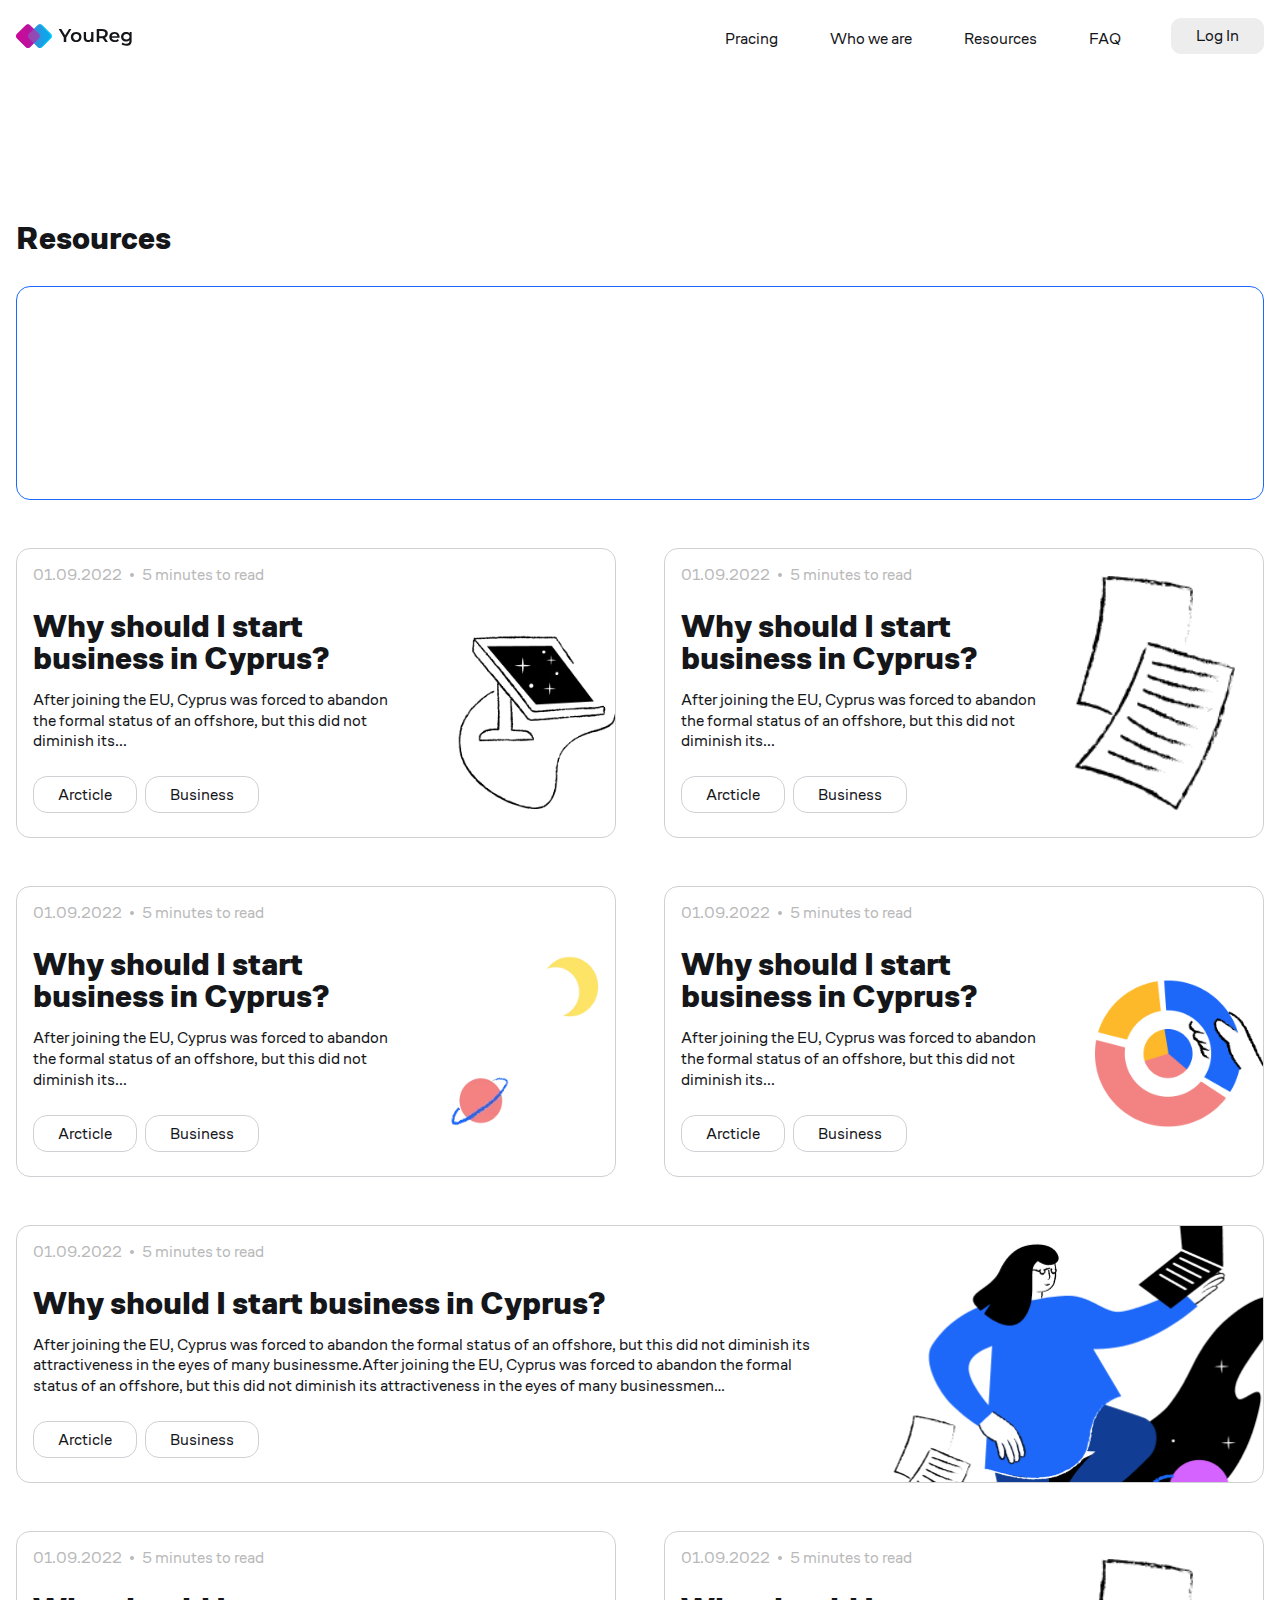
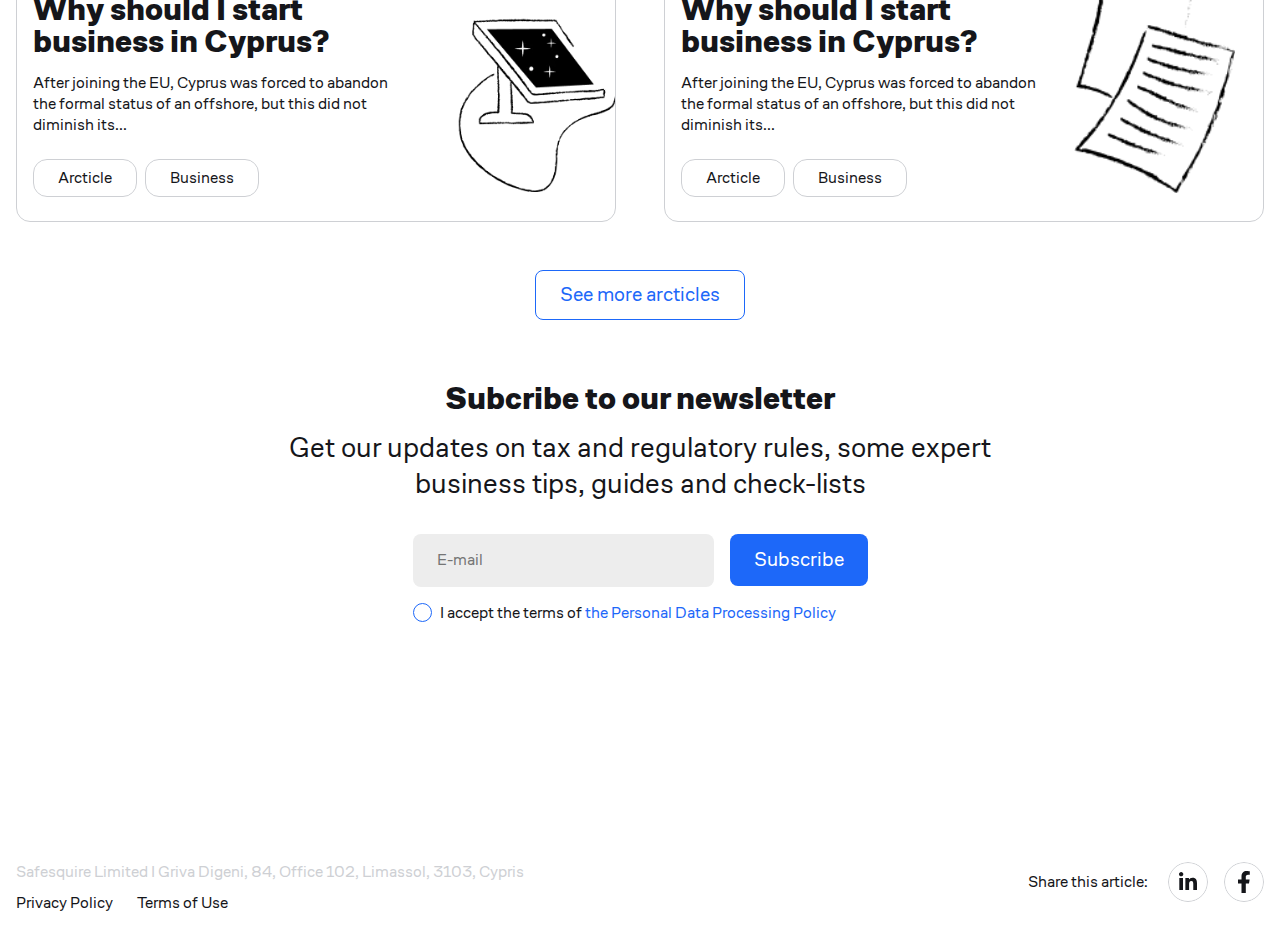
<file: resources.html>
<!DOCTYPE html>
<html lang="ru">

<head>
   <title>Resources</title>
   <meta charset="UTF-8">
   <meta name="format-detection" content="telephone=no">
   <link rel="stylesheet" href="css/style.min.css?_v=20220428141625">
   <link rel="apple-touch-icon-precomposed" sizes="57x57" href="img/favicon/apple-touch-icon-57x57.png" />
   <link rel="apple-touch-icon-precomposed" sizes="114x114" href="img/favicon/apple-touch-icon-114x114.png" />
   <link rel="apple-touch-icon-precomposed" sizes="72x72" href="img/favicon/apple-touch-icon-72x72.png" />
   <link rel="apple-touch-icon-precomposed" sizes="144x144" href="img/favicon/apple-touch-icon-144x144.png" />
   <link rel="apple-touch-icon-precomposed" sizes="60x60" href="img/favicon/apple-touch-icon-60x60.png" />
   <link rel="apple-touch-icon-precomposed" sizes="120x120" href="img/favicon/apple-touch-icon-120x120.png" />
   <link rel="apple-touch-icon-precomposed" sizes="76x76" href="img/favicon/apple-touch-icon-76x76.png" />
   <link rel="apple-touch-icon-precomposed" sizes="152x152" href="img/favicon/apple-touch-icon-152x152.png" />
   <link rel="icon" type="image/png" href="img/favicon/favicon-196x196.png" sizes="196x196" />
   <link rel="icon" type="image/png" href="img/favicon/favicon-96x96.png" sizes="96x96" />
   <link rel="icon" type="image/png" href="img/favicon/favicon-32x32.png" sizes="32x32" />
   <link rel="icon" type="image/png" href="img/favicon/favicon-16x16.png" sizes="16x16" />
   <link rel="icon" type="image/png" href="img/favicon/favicon-128.png" sizes="128x128" />
   <meta name="application-name" content="&nbsp;" />
   <meta name="msapplication-TileColor" content="#FFFFFF" />
   <meta name="msapplication-TileImage" content="img/favicon/mstile-144x144.png" />
   <meta name="msapplication-square70x70logo" content="img/favicon/mstile-70x70.png" />
   <meta name="msapplication-square150x150logo" content="img/favicon/mstile-150x150.png" />
   <meta name="msapplication-wide310x150logo" content="img/favicon/mstile-310x150.png" />
   <meta name="msapplication-square310x310logo" content="img/favicon/mstile-310x310.png" />
   <meta name="viewport" content="width=device-width, initial-scale=1.0">
</head>

<body>
   <div class="wrapper">
      <header class="header">
         <div class="header__container">
            <div class="header__body">
               <a href="/" class="header__logo"><img src="img/logo.svg" alt="logo"></a>
               <div class="header__menu menu">

                  <nav class="menu__body">
                     <ul class="menu__list">
                        <li class="menu__item"><a href="#" data-goto=".actions" data-goto-header
                              class="menu__link">Pracing</a></li>
                        <li class="menu__item"><a href="#" data-goto=".about" data-goto-header class="menu__link">Who we
                              are</a></li>
                        <li class="menu__item"><a href="#" data-goto=".resources" data-goto-header
                              class="menu__link">Resources</a></li>
                        <li class="menu__item"><a href="#" data-goto=".questions" class="menu__link">FAQ</a>
                        </li>
                     </ul>
                     <div class="menu__buttons">
                        <a href="https://www.youreg.tech/sc/profile/" class="menu__button button">Log In</a>
                        <a href="https://www.youreg.tech/sc/profile/auth?state=reg"
                           class="menu__button button button-accent">Sign Up</a>
                     </div>
                  </nav>
               </div>
               <a href="https://www.youreg.tech/sc/profile/" class="header__button button-small">Log In</a>
               <button type="button" class="menu__icon icon-menu"><span></span></button>
            </div>
         </div>
      </header>
      <main class="page">
         <section class="page-name">
            <div class="main__container">
               <div class="page-name__title">
                  <h2 class="page-nam__title-text">Resources</h2>
               </div>
            </div>
         </section>
         <section class="page-grid-resources">
            <div class="main__container">
               <ul class="grid-resources__list">
                  <li class="grid-resources__block grid-resources__banner">
                     <div class="banner__block"></div>
                  </li>
                  <li class="grid-resources__block grid-resources__block--cursor">
                     <a href="#" class="grid-resources__link">
                        <div class="grid-resources__link-wrapper">
                           <div class="grid-resources__text">
                              <div class="grid-resources__main-info">
                                 <div class="main-info__time">
                                    <div class="time__date">01.09.2022</div>
                                    <div class="time__oclock"><span class="oclock__number">5</span> minutes to read
                                    </div>
                                 </div>
                                 <div class="main-info__info">
                                    <h2 class="main-info--text-title">Why should I start business in Cyprus?</h2>
                                    <div class="main-info--text--description">After joining the EU, Cyprus was forced to
                                       abandon the formal status of an offshore, but this did not diminish its...</div>
                                 </div>
                              </div>
                              <div class="wrapper__btns">
                                 <div class="btns--arcticle btns--button">Arcticle</div>
                                 <div class="btns--business btns--button">Business</div>
                              </div>
                           </div>
                           <div class="grid-resources__bg">
                              <picture>
                                 <source srcset="img/monitor.webp, img/monitor@x2.webp 2x" type="image/webp">
                                 <img src="img/monitor.png" srcset="img/monitor@x2.png 2x" alt="">
                              </picture>
                           </div>
                        </div>
                     </a>
                  </li>
                  <li class="grid-resources__block grid-resources__block--cursor">
                     <a href="#" class="grid-resources__link">
                        <div class="grid-resources__link-wrapper">
                           <div class="grid-resources__text">
                              <div class="grid-resources__main-info">
                                 <div class="main-info__time">
                                    <div class="time__date">01.09.2022</div>
                                    <div class="time__oclock"><span class="oclock__number">5</span> minutes to read
                                    </div>
                                 </div>
                                 <div class="main-info__info">
                                    <h2 class="main-info--text-title">Why should I start business in Cyprus?</h2>
                                    <div class="main-info--text--description">After joining the EU, Cyprus was forced to
                                       abandon the formal status of an offshore, but this did not diminish its...</div>
                                 </div>
                              </div>
                              <div class="wrapper__btns">
                                 <div class="btns--arcticle btns--button">Arcticle</div>
                                 <div class="btns--business btns--button">Business</div>
                              </div>
                           </div>
                           <div class="grid-resources__bg bg--contain bg--margin">
                              <picture>
                                 <source srcset="img/sheet.webp, img/sheet@x2.webp 2x" type="image/webp">
                                 <img src="img/sheet.png" srcset="img/sheet@x2.png 2x" alt="">
                              </picture>
                           </div>
                        </div>
                     </a>
                  </li>
                  <li class="grid-resources__block grid-resources__block--cursor">
                     <a href="#" class="grid-resources__link">
                        <div class="grid-resources__link-wrapper">
                           <div class="grid-resources__text">
                              <div class="grid-resources__main-info">
                                 <div class="main-info__time">
                                    <div class="time__date">01.09.2022</div>
                                    <div class="time__oclock"><span class="oclock__number">5</span> minutes to read
                                    </div>
                                 </div>
                                 <div class="main-info__info">
                                    <h2 class="main-info--text-title">Why should I start business in Cyprus?</h2>
                                    <div class="main-info--text--description">After joining the EU, Cyprus was forced to
                                       abandon the formal status of an offshore, but this did not diminish its...</div>
                                 </div>
                              </div>
                              <div class="wrapper__btns">
                                 <div class="btns--arcticle btns--button">Arcticle</div>
                                 <div class="btns--business btns--button">Business</div>
                              </div>
                           </div>
                           <div class="grid-resources__bg bg--contain">
                              <picture>
                                 <source srcset="img/sky.webp, img/sky@x2.webp 2x" type="image/webp">
                                 <img src="img/sky.png" srcset="img/sky@x2.png 2x" alt="">
                              </picture>
                           </div>
                        </div>
                     </a>
                  </li>
                  <li class="grid-resources__block grid-resources__block--cursor">
                     <a href="#" class="grid-resources__link">
                        <div class="grid-resources__link-wrapper">
                           <div class="grid-resources__text">
                              <div class="grid-resources__main-info">
                                 <div class="main-info__time">
                                    <div class="time__date">01.09.2022</div>
                                    <div class="time__oclock"><span class="oclock__number">5</span> minutes to read
                                    </div>
                                 </div>
                                 <div class="main-info__info">
                                    <h2 class="main-info--text-title">Why should I start business in Cyprus?</h2>
                                    <div class="main-info--text--description">After joining the EU, Cyprus was forced to
                                       abandon the formal status of an offshore, but this did not diminish its...</div>
                                 </div>
                              </div>
                              <div class="wrapper__btns">
                                 <div class="btns--arcticle btns--button">Arcticle</div>
                                 <div class="btns--business btns--button">Business</div>
                              </div>
                           </div>
                           <div class="grid-resources__bg bg--contain">
                              <picture>
                                 <source srcset="img/statistics-circle.webp, img/statistics-circle@x2.webp 2x"
                                    type="image/webp">
                                 <img src="img/statistics-circle.png" srcset="img/statistics-circle@x2.png 2x" alt="">
                              </picture>
                           </div>
                        </div>
                     </a>
                  </li>
                  <li class="grid-resources__block grid-resources__wide grid-resources__block--cursor">
                     <a href="#" class="grid-resources__link">
                        <div class="grid-resources__link-wrapper">
                           <div class="grid-resources__text">
                              <div class="grid-resources__main-info">
                                 <div class="main-info__time">
                                    <div class="time__date">01.09.2022</div>
                                    <div class="time__oclock"><span class="oclock__number">5</span> minutes to read
                                    </div>
                                 </div>
                                 <div class="main-info__info">
                                    <h2 class="main-info--text-title">Why should I start business in Cyprus?</h2>
                                    <div class="main-info--text--description">After joining the EU, Cyprus was forced to
                                       abandon the formal status of an offshore, but this did not diminish its
                                       attractiveness in the eyes of many businessme.After joining the EU, Cyprus was
                                       forced to abandon the formal status of an offshore, but this did not diminish its
                                       attractiveness in the eyes of many businessmen…</div>
                                 </div>
                              </div>
                              <div class="wrapper__btns">
                                 <div class="btns--arcticle btns--button">Arcticle</div>
                                 <div class="btns--business btns--button">Business</div>
                              </div>
                           </div>
                           <div class="grid-resources__bg">
                              <picture>
                                 <source srcset="img/workflow.webp, img/workflow@x2.webp 2x" type="image/webp">
                                 <img src="img/workflow.png" srcset="img/workflow@x2.png 2x" alt="">
                              </picture>
                           </div>
                        </div>
                     </a>
                  </li>
                  <li class="grid-resources__block grid-resources__block--cursor">
                     <a href="#" class="grid-resources__link">
                        <div class="grid-resources__link-wrapper">
                           <div class="grid-resources__text">
                              <div class="grid-resources__main-info">
                                 <div class="main-info__time">
                                    <div class="time__date">01.09.2022</div>
                                    <div class="time__oclock"><span class="oclock__number">5</span> minutes to read
                                    </div>
                                 </div>
                                 <div class="main-info__info">
                                    <h2 class="main-info--text-title">Why should I start business in Cyprus?</h2>
                                    <div class="main-info--text--description">After joining the EU, Cyprus was forced to
                                       abandon the formal status of an offshore, but this did not diminish its...</div>
                                 </div>
                              </div>
                              <div class="wrapper__btns">
                                 <div class="btns--arcticle btns--button">Arcticle</div>
                                 <div class="btns--business btns--button">Business</div>
                              </div>
                           </div>
                           <div class="grid-resources__bg">
                              <picture>
                                 <source srcset="img/monitor.webp, img/monitor@x2.webp 2x" type="image/webp">
                                 <img src="img/monitor.png" srcset="img/monitor@x2.png 2x" alt="">
                              </picture>
                           </div>
                        </div>
                     </a>
                  </li>
                  <li class="grid-resources__block grid-resources__block--cursor">
                     <a href="#" class="grid-resources__link">
                        <div class="grid-resources__link-wrapper">
                           <div class="grid-resources__text">
                              <div class="grid-resources__main-info">
                                 <div class="main-info__time">
                                    <div class="time__date">01.09.2022</div>
                                    <div class="time__oclock"><span class="oclock__number">5</span> minutes to read
                                    </div>
                                 </div>
                                 <div class="main-info__info">
                                    <h2 class="main-info--text-title">Why should I start business in Cyprus?</h2>
                                    <div class="main-info--text--description">After joining the EU, Cyprus was forced to
                                       abandon the formal status of an offshore, but this did not diminish its...</div>
                                 </div>
                              </div>
                              <div class="wrapper__btns">
                                 <div class="btns--arcticle btns--button">Arcticle</div>
                                 <div class="btns--business btns--button">Business</div>
                              </div>
                           </div>
                           <div class="grid-resources__bg bg--contain bg--margin">
                              <picture>
                                 <source srcset="img/sheet.webp, img/sheet@x2.webp 2x" type="image/webp">
                                 <img src="img/sheet.png" srcset="img/sheet@x2.png 2x" alt="">
                              </picture>
                           </div>
                        </div>
                     </a>
                  </li>
                  <li class="grid-resources__block grid-resources__block--cursor">
                     <a href="#" class="grid-resources__link">
                        <div class="grid-resources__link-wrapper">
                           <div class="grid-resources__text">
                              <div class="grid-resources__main-info">
                                 <div class="main-info__time">
                                    <div class="time__date">01.09.2022</div>
                                    <div class="time__oclock"><span class="oclock__number">5</span> minutes to read
                                    </div>
                                 </div>
                                 <div class="main-info__info">
                                    <h2 class="main-info--text-title">Why should I start business in Cyprus?</h2>
                                    <div class="main-info--text--description">After joining the EU, Cyprus was forced to
                                       abandon the formal status of an offshore, but this did not diminish its...</div>
                                 </div>
                              </div>
                              <div class="wrapper__btns">
                                 <div class="btns--arcticle btns--button">Arcticle</div>
                                 <div class="btns--business btns--button">Business</div>
                              </div>
                           </div>
                           <div class="grid-resources__bg">
                              <picture>
                                 <source srcset="img/monitor.webp, img/monitor@x2.webp 2x" type="image/webp">
                                 <img src="img/monitor.png" srcset="img/monitor@x2.png 2x" alt="">
                              </picture>
                           </div>
                        </div>
                     </a>
                  </li>
                  <li class="grid-resources__block grid-resources__block--cursor">
                     <a href="#" class="grid-resources__link">
                        <div class="grid-resources__link-wrapper">
                           <div class="grid-resources__text">
                              <div class="grid-resources__main-info">
                                 <div class="main-info__time">
                                    <div class="time__date">01.09.2022</div>
                                    <div class="time__oclock"><span class="oclock__number">5</span> minutes to read
                                    </div>
                                 </div>
                                 <div class="main-info__info">
                                    <h2 class="main-info--text-title">Why should I start business in Cyprus?</h2>
                                    <div class="main-info--text--description">After joining the EU, Cyprus was forced to
                                       abandon the formal status of an offshore, but this did not diminish its...</div>
                                 </div>
                              </div>
                              <div class="wrapper__btns">
                                 <div class="btns--arcticle btns--button">Arcticle</div>
                                 <div class="btns--business btns--button">Business</div>
                              </div>
                           </div>
                           <div class="grid-resources__bg bg--contain bg--margin">
                              <picture>
                                 <source srcset="img/sheet.webp, img/sheet@x2.webp 2x" type="image/webp">
                                 <img src="img/sheet.png" srcset="img/sheet@x2.png 2x" alt="">
                              </picture>
                           </div>
                        </div>
                     </a>
                  </li>
                  <li class="grid-resources__block grid-resources__block--cursor">
                     <a href="#" class="grid-resources__link">
                        <div class="grid-resources__link-wrapper">
                           <div class="grid-resources__text">
                              <div class="grid-resources__main-info">
                                 <div class="main-info__time">
                                    <div class="time__date">01.09.2022</div>
                                    <div class="time__oclock"><span class="oclock__number">5</span> minutes to read
                                    </div>
                                 </div>
                                 <div class="main-info__info">
                                    <h2 class="main-info--text-title">Why should I start business in Cyprus?</h2>
                                    <div class="main-info--text--description">After joining the EU, Cyprus was forced to
                                       abandon the formal status of an offshore, but this did not diminish its...</div>
                                 </div>
                              </div>
                              <div class="wrapper__btns">
                                 <div class="btns--arcticle btns--button">Arcticle</div>
                                 <div class="btns--business btns--button">Business</div>
                              </div>
                           </div>
                           <div class="grid-resources__bg bg--contain">
                              <picture>
                                 <source srcset="img/sky.webp, img/sky@x2.webp 2x" type="image/webp">
                                 <img src="img/sky.png" srcset="img/sky@x2.png 2x" alt="">
                              </picture>
                           </div>
                        </div>
                     </a>
                  </li>
                  <li class="grid-resources__block grid-resources__block--cursor">
                     <a href="#" class="grid-resources__link">
                        <div class="grid-resources__link-wrapper">
                           <div class="grid-resources__text">
                              <div class="grid-resources__main-info">
                                 <div class="main-info__time">
                                    <div class="time__date">01.09.2022</div>
                                    <div class="time__oclock"><span class="oclock__number">5</span> minutes to read
                                    </div>
                                 </div>
                                 <div class="main-info__info">
                                    <h2 class="main-info--text-title">Why should I start business in Cyprus?</h2>
                                    <div class="main-info--text--description">After joining the EU, Cyprus was forced to
                                       abandon the formal status of an offshore, but this did not diminish its...</div>
                                 </div>
                              </div>
                              <div class="wrapper__btns">
                                 <div class="btns--arcticle btns--button">Arcticle</div>
                                 <div class="btns--business btns--button">Business</div>
                              </div>
                           </div>
                           <div class="grid-resources__bg bg--contain">
                              <picture>
                                 <source srcset="img/statistics-circle.webp, img/statistics-circle@x2.webp 2x"
                                    type="image/webp">
                                 <img src="img/statistics-circle.png" srcset="img/statistics-circle@x2.png 2x" alt="">
                              </picture>
                           </div>
                        </div>
                     </a>
                  </li>
                  <li class="grid-resources__block grid-resources__wide grid-resources__block--cursor">
                     <a href="#" class="grid-resources__link">
                        <div class="grid-resources__link-wrapper">
                           <div class="grid-resources__text">
                              <div class="grid-resources__main-info">
                                 <div class="main-info__time">
                                    <div class="time__date">01.09.2022</div>
                                    <div class="time__oclock"><span class="oclock__number">5</span> minutes to read
                                    </div>
                                 </div>
                                 <div class="main-info__info">
                                    <h2 class="main-info--text-title">Why should I start business in Cyprus?</h2>
                                    <div class="main-info--text--description">After joining the EU, Cyprus was forced to
                                       abandon the formal status of an offshore, but this did not diminish its
                                       attractiveness in the eyes of many businessme.After joining the EU, Cyprus was
                                       forced to abandon the formal status of an offshore, but this did not diminish its
                                       attractiveness in the eyes of many businessmen…</div>
                                 </div>
                              </div>
                              <div class="wrapper__btns">
                                 <div class="btns--arcticle btns--button">Arcticle</div>
                                 <div class="btns--business btns--button">Business</div>
                              </div>
                           </div>
                           <div class="grid-resources__bg">
                              <picture>
                                 <source srcset="img/workflow.webp, img/workflow@x2.webp 2x" type="image/webp">
                                 <img src="img/workflow.png" srcset="img/workflow@x2.png 2x" alt="">
                              </picture>
                           </div>
                        </div>
                     </a>
                  </li>
                  <li class="grid-resources__block grid-resources__block--cursor">
                     <a href="#" class="grid-resources__link">
                        <div class="grid-resources__link-wrapper">
                           <div class="grid-resources__text">
                              <div class="grid-resources__main-info">
                                 <div class="main-info__time">
                                    <div class="time__date">01.09.2022</div>
                                    <div class="time__oclock"><span class="oclock__number">5</span> minutes to read
                                    </div>
                                 </div>
                                 <div class="main-info__info">
                                    <h2 class="main-info--text-title">Why should I start business in Cyprus?</h2>
                                    <div class="main-info--text--description">After joining the EU, Cyprus was forced to
                                       abandon the formal status of an offshore, but this did not diminish its...</div>
                                 </div>
                              </div>
                              <div class="wrapper__btns">
                                 <div class="btns--arcticle btns--button">Arcticle</div>
                                 <div class="btns--business btns--button">Business</div>
                              </div>
                           </div>
                           <div class="grid-resources__bg">
                              <picture>
                                 <source srcset="img/monitor.webp, img/monitor@x2.webp 2x" type="image/webp">
                                 <img src="img/monitor.png" srcset="img/monitor@x2.png 2x" alt="">
                              </picture>
                           </div>
                        </div>
                     </a>
                  </li>
                  <li class="grid-resources__block grid-resources__block--cursor">
                     <a href="#" class="grid-resources__link">
                        <div class="grid-resources__link-wrapper">
                           <div class="grid-resources__text">
                              <div class="grid-resources__main-info">
                                 <div class="main-info__time">
                                    <div class="time__date">01.09.2022</div>
                                    <div class="time__oclock"><span class="oclock__number">5</span> minutes to read
                                    </div>
                                 </div>
                                 <div class="main-info__info">
                                    <h2 class="main-info--text-title">Why should I start business in Cyprus?</h2>
                                    <div class="main-info--text--description">After joining the EU, Cyprus was forced to
                                       abandon the formal status of an offshore, but this did not diminish its...</div>
                                 </div>
                              </div>
                              <div class="wrapper__btns">
                                 <div class="btns--arcticle btns--button">Arcticle</div>
                                 <div class="btns--business btns--button">Business</div>
                              </div>
                           </div>
                           <div class="grid-resources__bg bg--contain bg--margin">
                              <picture>
                                 <source srcset="img/sheet.webp, img/sheet@x2.webp 2x" type="image/webp">
                                 <img src="img/sheet.png" srcset="img/sheet@x2.png 2x" alt="">
                              </picture>
                           </div>
                        </div>
                     </a>
                  </li>
               </ul>
               <div class="grid-resources__btn-sea-more">
                  <button class="grid-resources__see-more button-white button">See more arcticles</button>
               </div>
            </div>
         </section>
         <section class="page-subcriber">
            <div class="main__container">
               <div class="page-subcriber__wrapper">
                  <h2 class="page-subcriber__title">Subcribe to our newsletter</h2>
                  <div class="big-text page-subcriber__text">Get our updates on tax and regulatory rules, some expert business tips, guides and check-lists</div>
                  <div class="page-subcriber__form-subcriber">
                     <form action="#" class="form-subcriber">
                        <div class="form__item form-subcriber__input-mail">
                           <div class="form-subcriber__mail">
                              <input type="mail" name="user-mail" placeholder="E-mail" class="form-input-mail">
                           </div>
                           <div class="form-subcriber__button">
                              <button type="submit" class="send__form-subscribe">Subscribe</button>
                           </div>
                        </div>
                        <div class="form__item">
                           <div class="form-subcriber__checkbox">
                              <input name="agreement" type="checkbox" id="formAgreement" class="checkbox__agreement">
                              <label for="formAgreement" class="checkbox__label"><span>I accept the terms of <a href="#">the Personal Data Processing Policy</a></span></label>
                           </div>
                        </div>
                     </form>
                  </div>
               </div>
            </div>
         </section>

      </main>
      <footer class="footer">
         <div class="footer__container">
            <div class="footer__body footer-with-links">
               <div class="footer__info">Safesquire Limited I Griva Digeni, 84, Office 102, Limassol, 3103, Cypris</div>
               <div class="footer__links">
                  <a href="https://www.youreg.tech/privacy-policy/" target="_blank" class="footer__link">Privacy Policy
                  </a>
                  <a href="https://www.youreg.tech/terms/" target="_blank" class="footer__link">Terms of Use</a>
               </div>
            </div>
            <div class="block-links__share-article footer__share-article">
               <div class="block-links__title">Share this article:</div>
               <div class="block-links__links">
                  <div class="block-links__link"><a href="#"><img src="img/in_link.svg" alt="link in"></a></div>
                  <div class="block-links__link"><a href="#"><img src="img/fb_link.svg" alt="link facebook"></a></div>
               </div>
            </div>
         </div>
         <div class="footer__cookies cookies">
            <div class="cookies__body">
               <div class="cookies__text">
                  We use cookies. Learn more in <a href="terms.html">Terms and conditions</a>
               </div>
               <div class="cookies__buttons">
                  <button type="button" class="cookies__button button-small button-white">Decline</button>
                  <button type="button" class="cookies__button button-small button-accent">Accept</button>
               </div>
            </div>
         </div>
      </footer>
   </div>
   <div id="popup__leave-email" class="popup-new popup__leave-email">
      <div class="popup__body-new">
         <div class="popup__content-new">
            <a href="#" class="popup__close close-popup"><img src="./img/icon-close.svg" alt=""></a>
            <p class="popup-new__text">Leave your e-mail and receive a Price list at once</p>
            <div class="popup-new__form">
               <form action="#" class="form-subcriber popup-new__form-email">
                  <div class="form__item form-subcriber__input-mail">
                     <div class="form-subcriber__mail">
                        <input type="mail" name="user-mail" placeholder="E-mail" class="form-input-mail">
                     </div>
                     <div class="form-subcriber__button">
                        <button type="submit" class="send__form-subscribe">Subscribe</button>
                     </div>
                  </div>
                  <div class="form__item">
                     <div class="form-subcriber__checkbox">
                        <input name="agreement" type="checkbox" id="formAgreement__popup" class="checkbox__agreement">
                        <label for="formAgreement__popup" class="checkbox__label"><span>I accept the terms of <a href="#">the Personal Data Processing Policy</a></span></label>
                     </div>
                  </div>
               </form>
            </div>
         </div>
      </div>
   </div>
   <div id="popup__check-email" class="popup-new popup__check-email">
      <div class="popup__body-new">
         <div class="popup__content-new">
            <a href="#" class="popup__close close-popup"><img src="./img/icon-close.svg" alt=""></a>
            <p class="popup-new__text">Check your e-mail box</p>
         </div>
      </div>
   </div>
   <div id="popup__thanks" class="popup-new popup__thanks">
      <div class="popup__body-new">
         <div class="popup__content-new">
            <a href="#" class="popup__close close-popup"><img src="./img/icon-close.svg" alt=""></a>
            <p class="popup-new__text">Thank you for the registration!<br>We sent a confirmation link to your email.</p>
         </div>
      </div>
   </div>
   <div id="popup__registration-completed" class="popup-new popup__registration-completed">
      <div class="popup__body-new">
         <div class="popup__content-new">
            <a href="#" class="popup__close close-popup"><img src="./img/icon-close.svg" alt=""></a>
            <p class="popup-new__text">Your registration is completed<br>Now you may log in!</p>
            <div class="botton--log-in"><a href="#" class="button button-accent">Log in</a></div>
         </div>
      </div>
   </div>
   <div id="popup__link-change-password" class="popup-new popup__link-change-password">
      <div class="popup__body-new">
         <div class="popup__content-new">
            <a href="#" class="popup__close close-popup"><img src="./img/icon-close.svg" alt=""></a>
            <p class="popup-new__text">We sent a link to change the password to your email</p>
         </div>
      </div>
   </div>
   <div id="popup__change-password" class="popup-new popup__change-password">
      <div class="popup__body-new">
         <div class="popup__content-new">
            <a href="#" class="popup__close close-popup"><img src="./img/icon-close.svg" alt=""></a>
            <p class="popup-new__text">Password is changed!<br>You can now log in with the new password</p>
            <div class="botton--log-in"><a href="#" class="button button-accent">Log in</a></div>
         </div>
      </div>
   </div>
   <div id="popup__got-questions" class="popup-new popup__got-questions">
      <div class="popup__body-new">
         <div class="popup__content-new">
            <a href="#" class="popup__close close-popup"><img src="./img/icon-close.svg" alt=""></a>
            <p class="popup-new__text">Got any questions<br>Feel free to contact us!</p>
            <div class="got-questions__form-block">
               <form action="#" class="got-questions__form">
                  <div class="got-questions__form-item">
                     <input type="text" name="user-name" class="got-questions__input--name" placeholder="Name">
                  </div>
                  <div class="got-questions__form-item">
                     <input type="tel" name="user-tel" data-tel-input class="got-questions__input--tel" placeholder="Contact number">
                  </div>
                  <div class="got-questions__form-item">
                     <textarea name="case" placeholder="Case"></textarea>
                  </div>
                  <div class="got-questions__form-item">
                     <div class="form-subcriber__checkbox">
                        <input name="agreement" type="checkbox" id="formAgreement__popup-questions" class="checkbox__agreement">
                        <label for="formAgreement__popup-questions" class="checkbox__label"><span>I accept the terms of <a href="#">the Personal Data Processing Policy</a></span></label>
                     </div>
                  </div>
                  <div class="got-questions__form-item">
                     <button type="submit" class="button button-accent form-item__send">Send</button>
                  </div>
               </form>
            </div>
         </div>
      </div>
   </div>
   <script src="js/resourse.js"></script>
   <script src="js/app.min.js?_v=20220428141625"></script>
   <script src="js/popup-new.js"></script>
</body>


</html>
</file>
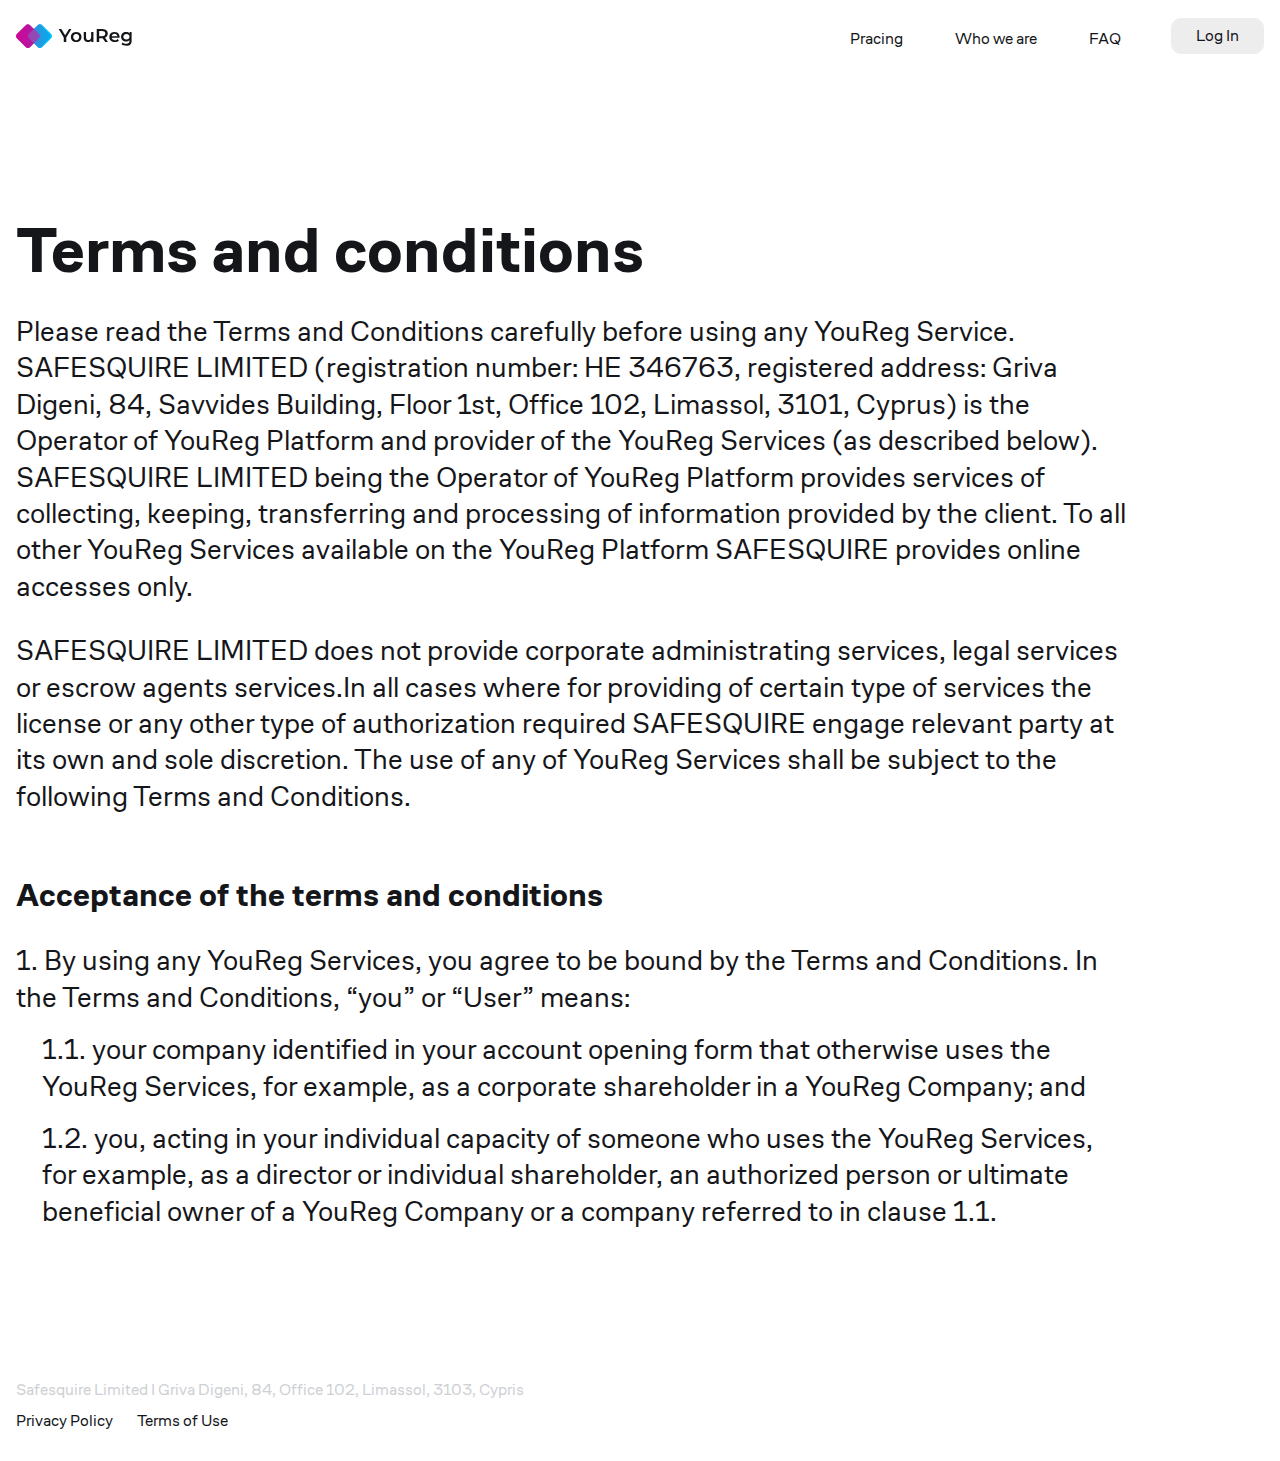
<file: terms.html>
<!DOCTYPE html>
<html lang="ru">

<head>
	<title>YouReg</title>
	<meta charset="UTF-8">
	<meta name="format-detection" content="telephone=no">
	<link rel="stylesheet" href="css/style.min.css?_v=20220428141625">
	<link rel="apple-touch-icon-precomposed" sizes="57x57" href="img/favicon/apple-touch-icon-57x57.png" />
	<link rel="apple-touch-icon-precomposed" sizes="114x114" href="img/favicon/apple-touch-icon-114x114.png" />
	<link rel="apple-touch-icon-precomposed" sizes="72x72" href="img/favicon/apple-touch-icon-72x72.png" />
	<link rel="apple-touch-icon-precomposed" sizes="144x144" href="img/favicon/apple-touch-icon-144x144.png" />
	<link rel="apple-touch-icon-precomposed" sizes="60x60" href="img/favicon/apple-touch-icon-60x60.png" />
	<link rel="apple-touch-icon-precomposed" sizes="120x120" href="img/favicon/apple-touch-icon-120x120.png" />
	<link rel="apple-touch-icon-precomposed" sizes="76x76" href="img/favicon/apple-touch-icon-76x76.png" />
	<link rel="apple-touch-icon-precomposed" sizes="152x152" href="img/favicon/apple-touch-icon-152x152.png" />
	<link rel="icon" type="image/png" href="img/favicon/favicon-196x196.png" sizes="196x196" />
	<link rel="icon" type="image/png" href="img/favicon/favicon-96x96.png" sizes="96x96" />
	<link rel="icon" type="image/png" href="img/favicon/favicon-32x32.png" sizes="32x32" />
	<link rel="icon" type="image/png" href="img/favicon/favicon-16x16.png" sizes="16x16" />
	<link rel="icon" type="image/png" href="img/favicon/favicon-128.png" sizes="128x128" />
	<meta name="application-name" content="&nbsp;" />
	<meta name="msapplication-TileColor" content="#FFFFFF" />
	<meta name="msapplication-TileImage" content="img/favicon/mstile-144x144.png" />
	<meta name="msapplication-square70x70logo" content="img/favicon/mstile-70x70.png" />
	<meta name="msapplication-square150x150logo" content="img/favicon/mstile-150x150.png" />
	<meta name="msapplication-wide310x150logo" content="img/favicon/mstile-310x150.png" />
	<meta name="msapplication-square310x310logo" content="img/favicon/mstile-310x310.png" />
	<meta name="viewport" content="width=device-width, initial-scale=1.0">
</head>

<body>
	<div class="wrapper">
		<header class="header">
			<div class="header__container">
				<div class="header__body">
					<a href="/" class="header__logo"><img src="img/logo.svg" alt="logo"></a>
					<div class="header__menu menu">

						<nav class="menu__body">
							<ul class="menu__list">
								<li class="menu__item"><a href="#" data-goto=".actions" data-goto-header class="menu__link">Pracing</a></li>
								<li class="menu__item"><a href="#" data-goto=".about" data-goto-header class="menu__link">Who we
										are</a></li>
								<li class="menu__item"><a href="#" data-goto=".questions" class="menu__link">FAQ</a>
								</li>
							</ul>
							<div class="menu__buttons">
								<a href="https://www.youreg.tech/sc/profile/" class="menu__button button">Log In</a>
								<a href="https://www.youreg.tech/sc/profile/auth?state=reg" class="menu__button button button-accent">Sign Up</a>
							</div>
						</nav>
					</div>
					<a href="https://www.youreg.tech/sc/profile/" class="header__button button-small">Log In</a>
					<button type="button" class="menu__icon icon-menu"><span></span></button>
				</div>
			</div>
		</header>
		<main class="page">
			<section class="terms">
				<div class="terms__container">
					<div class="terms__body">
						<h1 class="terms__title h1">Terms and conditions</h1>
						<div class="terms__text">
							<p>Please read the Terms and Conditions carefully before using any YouReg Service. SAFESQUIRE
								LIMITED (registration number: HE 346763, registered address: Griva Digeni, 84, Savvides
								Building, Floor 1st, Office 102, Limassol, 3101, Cyprus) is the Operator of YouReg Platform and
								provider of the YouReg Services (as described below). SAFESQUIRE LIMITED being the Operator of
								YouReg Platform provides services of collecting, keeping, transferring and processing of
								information provided by the client. To all other YouReg Services available on the YouReg
								Platform SAFESQUIRE provides online accesses only. </p>
							<p>
								SAFESQUIRE LIMITED does not provide corporate administrating services, legal services or escrow
								agents services.In all cases where for providing of certain type of services the license or any
								other type of authorization required SAFESQUIRE engage relevant party at its own and sole
								discretion. The use of any of YouReg Services shall be subject to the following Terms and
								Conditions.
							</p>
						</div>
						<h2 class="terms__title h2">Acceptance of the terms and conditions</h2>
						<div class="terms__list">
							<p class="terms__list-item">1. By using any YouReg Services, you agree to be bound by the Terms and
								Conditions. In the Terms and Conditions, “you” or “User” means:</p>
							<p class="terms__list-subitem">1.1. your company identified in your account opening form that
								otherwise uses the YouReg Services, for example, as a corporate shareholder in a YouReg Company;
								and</p>
							<p class="terms__list-subitem">1.2. you, acting in your individual capacity of someone who uses the
								YouReg Services, for example, as a director or individual shareholder, an authorized person or
								ultimate beneficial owner of a YouReg Company or a company referred to in clause 1.1.
							</p>
						</div>
					</div>
				</div>
			</section>
		</main>
		<footer class="footer">
			<div class="footer__container">
				<div class="footer__body">
					<div class="footer__info">Safesquire Limited I Griva Digeni, 84, Office 102, Limassol, 3103, Cypris</div>
					<div class="footer__links">
						<a href="https://www.youreg.tech/privacy-policy/" target="_blank" class="footer__link">Privacy Policy </a>
						<a href="https://www.youreg.tech/terms/" target="_blank" class="footer__link">Terms of Use</a>
					</div>
				</div>
			</div>
			<div class="footer__cookies cookies">
				<div class="cookies__body">
					<div class="cookies__text">
						We use cookies. Learn more in <a href="terms.html">Terms and conditions</a>
					</div>
					<div class="cookies__buttons">
						<button type="button" class="cookies__button button-small button-white">Decline</button>
						<button type="button" class="cookies__button button-small button-accent">Accept</button>
					</div>
				</div>
			</div>
		</footer>
	</div>
	<div id="callform" aria-hidden="true" class="popup">
		<div class="popup__wrapper">
			<div class="popup__content">
				<button data-close type="button" class="popup__close"><img src="img/icon-close.svg" alt=""></button>
				<div class="popup__body">
					<div class="popup__title big-text">Got any questions? <br>
						Feel free to contact us!</div>
					<form action="#" data-dev data-popup-message="#form-message" class="popup__form">
						<div class="popup__inputs">
							<div class="popup__input-wrap">
								<input required class="popup__input input" data-validate autocomplete="off" type="text" name="form[]" data-error="" placeholder="Name">
							</div>
							<div class="popup__input-wrap">
								<input required class="popup__input input" data-validate autocomplete="off" type="text" name="form[]" data-error="" placeholder="Contact number">
							</div>
						</div>
						<div class="popup__textarea-wrap">
							<textarea required class="popup__textarea" data-validate name="" data-error="" placeholder="Case"></textarea>
						</div>
						<button type="submit" class="popup__button button button-accent">Send</button>
					</form>
				</div>
			</div>
		</div>
	</div>

	<div id="form-message" aria-hidden="true" class="popup">
		<div class="popup__wrapper">
			<div class="popup__content">
				<button data-close type="button" class="popup__close"><img src="img/icon-close.svg" alt=""></button>
				<div class="popup__body">
					<div class="popup__title big-text">We will call you back</div>
				</div>
			</div>
		</div>
	</div>

	<div id="priceform" aria-hidden="true" class="popup price-popup">
		<div class="popup__wrapper">
			<div class="popup__content">
				<button data-close type="button" class="popup__close"><img src="img/icon-close.svg" alt=""></button>
				<div class="popup__body">
					<div class="popup__title big-text">Leave your e-mail and receive a Price list at once</div>
					<form action="#" data-dev data-popup-message="#form-price-message" class="popup__form">
						<div class="popup__input-wrap">
							<input required class="popup__input input" data-validate data-required="email" autocomplete="off" type="email" name="form[]" data-error="" placeholder="E-mail">
						</div>
						<button type="submit" class="popup__button button button-accent">Send</button>
					</form>
				</div>
			</div>
		</div>
	</div>

	<div id="form-price-message" aria-hidden="true" class="popup">
		<div class="popup__wrapper">
			<div class="popup__content">
				<button data-close type="button" class="popup__close"><img src="img/icon-close.svg" alt=""></button>
				<div class="popup__body">
					<div class="popup__title big-text">Check your e-mail box</div>
				</div>
			</div>
		</div>
	</div>
   <div id="popup__leave-email" class="popup-new popup__leave-email">
      <div class="popup__body-new">
         <div class="popup__content-new">
            <a href="#" class="popup__close close-popup"><img src="./img/icon-close.svg" alt=""></a>
            <p class="popup-new__text">Leave your e-mail and receive a Price list at once</p>
            <div class="popup-new__form">
               <form action="#" class="form-subcriber popup-new__form-email">
                  <div class="form__item form-subcriber__input-mail">
                     <div class="form-subcriber__mail">
                        <input type="mail" name="user-mail" placeholder="E-mail" class="form-input-mail">
                     </div>
                     <div class="form-subcriber__button">
                        <button type="submit" class="send__form-subscribe">Subscribe</button>
                     </div>
                  </div>
                  <div class="form__item">
                     <div class="form-subcriber__checkbox">
                        <input name="agreement" type="checkbox" id="formAgreement__popup" class="checkbox__agreement">
                        <label for="formAgreement__popup" class="checkbox__label"><span>I accept the terms of <a href="#">the Personal Data Processing Policy</a></span></label>
                     </div>
                  </div>
               </form>
            </div>
         </div>
      </div>
   </div>
   <div id="popup__check-email" class="popup-new popup__check-email">
      <div class="popup__body-new">
         <div class="popup__content-new">
            <a href="#" class="popup__close close-popup"><img src="./img/icon-close.svg" alt=""></a>
            <p class="popup-new__text">Check your e-mail box</p>
         </div>
      </div>
   </div>
   <div id="popup__thanks" class="popup-new popup__thanks">
      <div class="popup__body-new">
         <div class="popup__content-new">
            <a href="#" class="popup__close close-popup"><img src="./img/icon-close.svg" alt=""></a>
            <p class="popup-new__text">Thank you for the registration!<br>We sent a confirmation link to your email.</p>
         </div>
      </div>
   </div>
   <div id="popup__registration-completed" class="popup-new popup__registration-completed">
      <div class="popup__body-new">
         <div class="popup__content-new">
            <a href="#" class="popup__close close-popup"><img src="./img/icon-close.svg" alt=""></a>
            <p class="popup-new__text">Your registration is completed<br>Now you may log in!</p>
            <div class="botton--log-in"><a href="#" class="button button-accent">Log in</a></div>
         </div>
      </div>
   </div>
   <div id="popup__link-change-password" class="popup-new popup__link-change-password">
      <div class="popup__body-new">
         <div class="popup__content-new">
            <a href="#" class="popup__close close-popup"><img src="./img/icon-close.svg" alt=""></a>
            <p class="popup-new__text">We sent a link to change the password to your email</p>
         </div>
      </div>
   </div>
   <div id="popup__change-password" class="popup-new popup__change-password">
      <div class="popup__body-new">
         <div class="popup__content-new">
            <a href="#" class="popup__close close-popup"><img src="./img/icon-close.svg" alt=""></a>
            <p class="popup-new__text">Password is changed!<br>You can now log in with the new password</p>
            <div class="botton--log-in"><a href="#" class="button button-accent">Log in</a></div>
         </div>
      </div>
   </div>
   <div id="popup__got-questions" class="popup-new popup__got-questions">
      <div class="popup__body-new">
         <div class="popup__content-new">
            <a href="#" class="popup__close close-popup"><img src="./img/icon-close.svg" alt=""></a>
            <p class="popup-new__text">Got any questions<br>Feel free to contact us!</p>
            <div class="got-questions__form-block">
               <form action="#" class="got-questions__form">
                  <div class="got-questions__form-item">
                     <input type="text" name="user-name" class="got-questions__input--name" placeholder="Name">
                  </div>
                  <div class="got-questions__form-item">
                     <input type="tel" name="user-tel" data-tel-input class="got-questions__input--tel" placeholder="Contact number">
                  </div>
                  <div class="got-questions__form-item">
                     <textarea name="case" placeholder="Case"></textarea>
                  </div>
                  <div class="got-questions__form-item">
                     <div class="form-subcriber__checkbox">
                        <input name="agreement" type="checkbox" id="formAgreement__popup-questions" class="checkbox__agreement">
                        <label for="formAgreement__popup-questions" class="checkbox__label"><span>I accept the terms of <a href="#">the Personal Data Processing Policy</a></span></label>
                     </div>
                  </div>
                  <div class="got-questions__form-item">
                     <button type="submit" class="button button-accent form-item__send">Send</button>
                  </div>
               </form>
            </div>
         </div>
      </div>
   </div>
	<script src="js/app.min.js?_v=20220428141625"></script>
   <script src="js/popup-new.js"></script>
</body>

</html>
</file>
<file: css/style.min.css>
@charset "UTF-8";@font-face{font-family:CoFoSans;font-display:swap;src:url("../fonts/CoFoSans-Black.woff2") format("woff2"),url("../fonts/CoFoSans-Black.woff") format("woff");font-weight:900;font-style:normal}@font-face{font-family:CoFoSans;font-display:swap;src:url("../fonts/CoFoSans-Bold.woff2") format("woff2"),url("../fonts/CoFoSans-Bold.woff") format("woff");font-weight:700;font-style:normal}@font-face{font-family:CoFoSans;font-display:swap;src:url("../fonts/CoFoSans-Medium.woff2") format("woff2"),url("../fonts/CoFoSans-Medium.woff") format("woff");font-weight:500;font-style:normal}@font-face{font-family:SF;font-display:swap;src:url("../fonts/SF-Pro-Display-Semibold.woff2") format("woff2"),url("../fonts/SF-Pro-Display-Semibold.woff") format("woff");font-weight:400;font-style:normal}@font-face{font-family:CoFoSans;font-display:swap;src:url("../fonts/CoFoSans-Regular.woff2") format("woff2"),url("../fonts/CoFoSans-Regular.woff") format("woff");font-weight:400;font-style:normal}[class*=_icon-]:before{font-family:"icons";font-style:normal;font-weight:normal;font-variant:normal;text-transform:none;line-height:1;-webkit-font-smoothing:antialiased;-moz-osx-font-smoothing:grayscale;display:block}*{padding:0px;margin:0px;border:0px}*,:after,:before{-webkit-box-sizing:border-box;box-sizing:border-box}body,html{height:100%;min-width:375px}body{color:#15161A;line-height:1;font-family:"CoFoSans";font-size:1rem;-ms-text-size-adjust:100%;-moz-text-size-adjust:100%;-webkit-text-size-adjust:100%;-webkit-font-smoothing:antialiased;-moz-osx-font-smoothing:grayscale}button,input,textarea{font-family:"CoFoSans";font-size:inherit}button{cursor:pointer;color:inherit;background-color:inherit}a{color:inherit}a:link,a:visited{text-decoration:none}a:hover{text-decoration:none}ul li{list-style:none}img{vertical-align:top}h1,h2,h3,h4,h5,h6{font-weight:inherit;font-size:inherit}.lock body{overflow:hidden;-ms-touch-action:none;touch-action:none}.wrapper{min-height:100%;display:-webkit-box;display:-ms-flexbox;display:flex;-webkit-box-orient:vertical;-webkit-box-direction:normal;-ms-flex-direction:column;flex-direction:column;overflow:hidden}.wrapper>main{-webkit-box-flex:1;-ms-flex:1 1 auto;flex:1 1 auto}.wrapper>*{min-width:0}[class*=__container]{max-width:80rem;-webkit-box-sizing:content-box;box-sizing:content-box;margin:0 auto;padding:0 1rem}input[type=email],input[type=tel],input[type=text],textarea{-webkit-appearance:none;-moz-appearance:none;appearance:none;outline:none}.input{width:100%;display:block;padding:0px 20px;border:1px solid #ededed;background-color:#ededed;border-radius:8px;padding:16px 24px;color:#979797}.input._form-error{border:1px solid red}.input::-moz-placeholder{color:#979797}.input::-webkit-input-placeholder{color:#979797}.input:-ms-input-placeholder{color:#979797}.input::-ms-input-placeholder{color:#979797}.input::placeholder{color:#979797}textarea.input{resize:none;padding:0px 0px}textarea{width:100%;resize:none;padding:0px 0px;border:1px solid #ededed;background-color:#ededed;border-radius:8px;padding:16px 24px;color:#979797;min-height:91px}textarea._form-error{border:1px solid red}textarea::-moz-placeholder{color:#979797}textarea::-webkit-input-placeholder{color:#979797}textarea:-ms-input-placeholder{color:#979797}textarea::-ms-input-placeholder{color:#979797}textarea::placeholder{color:#979797}body:after{content:"";background-color:rgba(0,0,0,0.5);position:fixed;width:100%;height:100%;top:0;left:0;opacity:0;-webkit-transition:opacity 0.8s ease 0s;transition:opacity 0.8s ease 0s;pointer-events:none;z-index:149}.popup-show body:after{opacity:1}.popup{position:fixed;top:0;left:0;bottom:0;right:0;padding:30px 10px;-webkit-transition:visibility 0.8s ease 0s;transition:visibility 0.8s ease 0s;visibility:hidden;pointer-events:none}.popup_show{z-index:150;visibility:visible;overflow:auto;pointer-events:auto}.popup_show .popup__content{visibility:visible;-webkit-transform:scale(1);transform:scale(1)}.popup__wrapper{-webkit-box-orient:vertical;-webkit-box-direction:normal;-ms-flex-direction:column;flex-direction:column;min-height:100%;-webkit-box-flex:1;-ms-flex:1 1 auto;flex:1 1 auto;width:100%;display:-webkit-box;display:-ms-flexbox;display:flex;-webkit-box-pack:center;-ms-flex-pack:center;justify-content:center;-webkit-box-align:center;-ms-flex-align:center;align-items:center}.popup__content{visibility:hidden;-webkit-transform:scale(0);transform:scale(0);-webkit-transition:-webkit-transform 0.3s ease 0s;transition:-webkit-transform 0.3s ease 0s;transition:transform 0.3s ease 0s;transition:transform 0.3s ease 0s,-webkit-transform 0.3s ease 0s;padding:72px 24px;width:100%;max-width:900px;background:#FFFFFF;border-radius:24px}.lock .popup__content{visibility:visible}.popup__close{position:absolute;top:24px;right:24px;display:block;width:24px;height:24px;margin-left:auto;margin-right:0}.popup__close img{width:100%;height:100%}.popup__title{text-align:center;margin:0 auto}.popup__title:not(:last-child){margin-bottom:40px}.popup__form{max-width:556px;margin:0 auto;display:-webkit-box;display:-ms-flexbox;display:flex;-webkit-box-orient:vertical;-webkit-box-direction:normal;-ms-flex-direction:column;flex-direction:column;gap:16px}.popup__inputs{display:-webkit-box;display:-ms-flexbox;display:flex;gap:16px}@media (max-width:29.99875em){.popup__inputs{-webkit-box-orient:vertical;-webkit-box-direction:normal;-ms-flex-direction:column;flex-direction:column}}.popup__input-wrap{-webkit-box-flex:1;-ms-flex:1 1 50%;flex:1 1 50%}@media (min-width:29.99875em){.popup__button{max-width:135px}}@media (max-width:47.99875em){.price-popup .popup__title{max-width:302px}}.price-popup .popup__form{max-width:380px}@media (min-width:29.99875em){.price-popup .popup__form{-webkit-box-orient:horizontal;-webkit-box-direction:normal;-ms-flex-direction:row;flex-direction:row}}[class*=-ibg]{position:relative}[class*=-ibg] img{position:absolute;width:100%;height:100%;top:0;left:0;-o-object-fit:cover;object-fit:cover}[class*=-ibg_contain] img{-o-object-fit:contain;object-fit:contain}.h1,h1{font-weight:700;font-size:64px;line-height:100%}@media (max-width:61.99875em){.h1,h1{font-size:2.625rem}}@media (max-width:47.99875em){.h1,h1{font-size:2rem}}.h2,h2{font-weight:900;font-size:32px;line-height:100%}.big-text{font-size:1.75rem;line-height:130%}@media (max-width:47.99875em){.big-text{font-size:1.5rem}}.button-small{display:-webkit-inline-box;display:-ms-inline-flexbox;display:inline-flex;-webkit-box-align:center;-ms-flex-align:center;align-items:center;-webkit-box-pack:center;-ms-flex-pack:center;justify-content:center;padding:0px 24px;min-height:36px;background-color:#CED0D4;border-radius:8px;background-color:#ededed;white-space:nowrap;border:1px solid #ededed;opacity:1;-webkit-transition:all 0.2s ease 0s;transition:all 0.2s ease 0s}.button-small:active{-webkit-transform:scale(0.8);transform:scale(0.8)}@media (any-hover:hover){.button-small:hover{opacity:0.8}}.button{display:-webkit-inline-box;display:-ms-inline-flexbox;display:inline-flex;-webkit-box-align:center;-ms-flex-align:center;align-items:center;-webkit-box-pack:center;-ms-flex-pack:center;justify-content:center;padding:0px 24px;min-height:50px;background-color:#CED0D4;font-size:1.25rem;border-radius:8px;background-color:#ededed;border:1px solid #ededed;opacity:1;-webkit-transition:all 0.2s ease 0s;transition:all 0.2s ease 0s;white-space:nowrap}.button:active{-webkit-transform:scale(0.8);transform:scale(0.8)}@media (any-hover:hover){.button:hover{opacity:0.5}}.button-accent{background-color:#1D68F9;color:#ffffff;border:1px solid #1D68F9}.button-white{background-color:#ffffff;color:#1D68F9;border:1px solid #1D68F9}.button-gray{background-color:#ffffff;border:1px solid #CED0D4}.header{position:absolute;width:100%;top:0;left:0;z-index:100;min-width:375px}.header._header-scroll{position:fixed;width:100%;z-index:1001;background-color:#fff}.header__body{padding:10px 0px;min-height:72px;display:-webkit-box;display:-ms-flexbox;display:flex;-webkit-box-align:center;-ms-flex-align:center;align-items:center;-moz-column-gap:30px;-webkit-column-gap:30px;column-gap:30px}@media (min-width:47.99875em){.header__body{-moz-column-gap:50px;-webkit-column-gap:50px;column-gap:50px}}.header__logo{-webkit-box-flex:0;-ms-flex:0 0 116px;flex:0 0 116px;z-index:10}.header__logo img{max-width:100%}.header__menu{-webkit-box-flex:1;-ms-flex:1 1 auto;flex:1 1 auto}.header__button{border-radius:10px}@media (max-width:47.99875em){.header__button{display:none}.menu__body{position:fixed;width:100%;height:100%;top:0;left:-100%;overflow:auto;padding:6rem 1.0625rem 3.125rem 0.875rem;-webkit-transition:left 0.3s ease 0s;transition:left 0.3s ease 0s;z-index:4;background-color:#f4f4f4}.menu__body:before{content:"";position:fixed;width:100%;height:70px;left:-100%;top:0}.menu-open .menu__body{left:0}.menu-open .menu__body:before{left:0}}.menu__list{display:-webkit-box;display:-ms-flexbox;display:flex;-ms-flex-wrap:wrap;flex-wrap:wrap;-webkit-box-pack:end;-ms-flex-pack:end;justify-content:flex-end;-moz-column-gap:52px;-webkit-column-gap:52px;column-gap:52px;row-gap:15px;position:relative;top:3px}@media (max-width:47.99875em){.menu__list{-webkit-box-orient:vertical;-webkit-box-direction:normal;-ms-flex-direction:column;flex-direction:column;row-gap:24px}.menu__list:not(:last-child){margin:0px 0px 35px 0px}}.menu__link{-webkit-transition:all 0.2s ease 0s;transition:all 0.2s ease 0s}@media (any-hover:hover){.menu__link:hover{opacity:0.5}}@media (max-width:47.99875em){.menu__link{font-size:1.5rem;line-height:130%}}.menu__buttons{display:-webkit-box;display:-ms-flexbox;display:flex;-webkit-box-orient:vertical;-webkit-box-direction:normal;-ms-flex-direction:column;flex-direction:column;row-gap:15px}@media (min-width:47.99875em){.menu__buttons{display:none}}.icon-menu{display:none}@media (max-width:47.99875em){.icon-menu{display:block;position:relative;width:1.5rem;height:1.0625rem;cursor:pointer;z-index:5}.icon-menu span,.icon-menu:after,.icon-menu:before{content:"";-webkit-transition:all 0.3s ease 0s;transition:all 0.3s ease 0s;right:0;position:absolute;width:100%;height:0.1875rem;background:#1D68F9;border-radius:100px}.icon-menu:before{top:0}.icon-menu:after{bottom:0}.icon-menu span{top:calc(50% - 0.0625rem)}.menu-open .icon-menu span{width:0}.menu-open .icon-menu:before{top:calc(50% - 0.0625rem);-webkit-transform:rotate(-45deg);transform:rotate(-45deg)}.menu-open .icon-menu:after{bottom:calc(50% - 0.125rem);-webkit-transform:rotate(45deg);transform:rotate(45deg)}}.footer__body{padding:0px 0px 32px 0px;min-height:55px}.footer__info{line-height:130%;color:#CED0D4}.footer__info:not(:last-child){margin:0px 0px 12px 0px}.footer__link{-webkit-transition:all 0.2s ease 0s;transition:all 0.2s ease 0s}.footer__link:not(:last-child){margin:0px 24px 0px 0px}@media (any-hover:hover){.footer__link:hover{opacity:0.5}}.cookies{display:none;position:fixed;bottom:24px;background-color:#ffffff;left:0;right:0;margin:auto;max-width:650px;padding:8px 16px;border:1px solid #E8E9EB;border-radius:16px;z-index:1000}.cookies__body{display:-webkit-box;display:-ms-flexbox;display:flex;-webkit-box-align:center;-ms-flex-align:center;align-items:center;-moz-column-gap:24px;-webkit-column-gap:24px;column-gap:24px;row-gap:16px;-ms-flex-wrap:wrap;flex-wrap:wrap;-webkit-box-pack:center;-ms-flex-pack:center;justify-content:center}.cookies__text a{color:#1D68F9;opacity:1;-webkit-transition:all 0.2s ease 0s;transition:all 0.2s ease 0s}@media (any-hover:hover){.cookies__text a:hover{opacity:0.5}}.cookies__buttons{display:-webkit-box;display:-ms-flexbox;display:flex;-moz-column-gap:16px;-webkit-column-gap:16px;column-gap:16px}.main__body{position:relative;padding:212px 0px 360px 0px}@media (max-width:61.99875em){.main__body{padding:150px 0px 234px 0px}}@media (max-width:47.99875em){.main__body{padding:100px 0px 104px 0px}}.main__content{max-width:630px;-ms-flex-negative:0;flex-shrink:0}@media (max-width:29.99875em){.main__content{-webkit-box-flex:1;-ms-flex-positive:1;flex-grow:1}}.main__title:not(:last-child){margin:0px 0px 33px 0px}.main__title span{position:relative;background-color:#E8E9EB;display:inline-block;color:#1D68F9;border-radius:12px;padding:6px 16px 12px;margin:0px 0px 4px 0px}@media (max-width:47.99875em){.main__title span{top:-4px}}.main__subtitle:not(:last-child){margin:0px 0px 63px 0px}@media (max-width:47.99875em){.main__subtitle:not(:last-child){margin:0px 0px 54px 0px}}.main__subtitle p:not(:last-child){margin:0px 11px 0px 0px}@media (min-width:61.99875em){.main__subtitle p{display:inline-block}}.main__buttons{display:-webkit-box;display:-ms-flexbox;display:flex;-moz-column-gap:16px;-webkit-column-gap:16px;column-gap:16px}@media (max-width:29.99875em){.main__buttons{-webkit-box-orient:vertical;-webkit-box-direction:normal;-ms-flex-direction:column;flex-direction:column;row-gap:15px}}.main__img{position:absolute;top:50%;right:-19px;-webkit-transform:translateY(-49%);transform:translateY(-49%)}@supports (width:clamp(12.625rem,-3.0763888889rem + 44.8611111111vw,32.8125rem)){.main__img{width:clamp(12.625rem,-3.0763888889rem + 44.8611111111vw,32.8125rem)}}@supports not (width:clamp(12.625rem,-3.0763888889rem + 44.8611111111vw,32.8125rem)){.main__img{width:calc(12.625rem + 20.1875 * (100vw - 35rem) / 45)}}@media (max-width:47.99875em){.main__img{right:0}}@media (max-width:34.99875em){.main__img{display:none}}.main__img img{width:100%}.actions__title{padding:24px 0px 0px 0px}@media (max-width:47.99875em){.actions__title{display:none}}.tabs-action__navigation{max-width:354px;display:-webkit-box;display:-ms-flexbox;display:flex}.tabs-action__title{-webkit-box-flex:1;-ms-flex:1 1 50%;flex:1 1 50%;border-radius:12px 12px 0 0;border:1px solid #ffffff;border-bottom:1px solid #7F8085;color:#7F8085;-webkit-transition:all 0.2s ease 0s;transition:all 0.2s ease 0s;padding:12px 0px}.tabs-action__title._tab-active{-webkit-box-flex:1;-ms-flex:1 1 42%;flex:1 1 42%}@media (any-hover:hover){.tabs-action__title:hover{opacity:0.5}}.tabs-action__title._tab-active{color:#1D68F9;border:1px solid #1D68F9}.tabs-register{max-width:914px;padding:56px 0px 0px 0px}.tabs-register__navigation{display:-webkit-box;display:-ms-flexbox;display:flex;-moz-column-gap:32px;-webkit-column-gap:32px;column-gap:32px;row-gap:24px;-ms-flex-wrap:wrap;flex-wrap:wrap}.tabs-register__title{font-size:1.625rem;line-height:100%;color:#7F8085;-webkit-transition:all 0.2s ease 0s;transition:all 0.2s ease 0s}@media (any-hover:hover){.tabs-register__title:hover{opacity:0.5}}@media (max-width:47.99875em){.tabs-register__title{font-size:1.5rem}}.tabs-register__title._tab-active{color:#1D68F9}.tabs-register__content{padding:28px 0px 0px 0px}.tabs-register__buttons{display:-webkit-box;display:-ms-flexbox;display:flex;-ms-flex-wrap:wrap;flex-wrap:wrap;-moz-column-gap:18px;-webkit-column-gap:18px;column-gap:18px;row-gap:15px}.tabs-register__buttons:not(:last-child){margin:0px 0px 16px 0px}@media (max-width:47.99875em){.tabs-register__buttons:not(:last-child){margin:0px 0px 32px 0px}}@media (max-width:33.125em){.tabs-register__button{-webkit-box-flex:1;-ms-flex-positive:1;flex-grow:1}}.tabs-register__label{font-size:13px;line-height:130%}.spollers-register{display:-ms-grid;display:grid;grid-row-gap:24px;grid-column-gap:24px;-ms-grid-columns:minmax(340px,1fr) 24px minmax(340px,1fr);grid-template-columns:repeat(2,minmax(340px,1fr))}.spollers-register:not(:last-child){margin:0px 0px 32px 0px}@media (max-width:55em){.spollers-register{-ms-grid-columns:1fr;grid-template-columns:1fr;grid-row-gap:16px}}.spollers-register__item{min-height:109px}.spollers-register__content{border:1px solid #CED0D4;border-radius:14px;padding:16px 32px 16px 16px;display:-webkit-box;display:-ms-flexbox;display:flex;-webkit-box-align:center;-ms-flex-align:center;align-items:center;-webkit-box-pack:justify;-ms-flex-pack:justify;justify-content:space-between;-ms-flex-wrap:wrap;flex-wrap:wrap}@media (max-width:47.99875em){.spollers-register__content{padding:16px 24px 16px 16px}}.spollers-register__title{-webkit-box-flex:1;-ms-flex:1 1 auto;flex:1 1 auto;text-align:left;line-height:130%;display:-webkit-box;display:-ms-flexbox;display:flex;-webkit-box-align:center;-ms-flex-align:center;align-items:center}.spollers-register__title p{-webkit-box-flex:1;-ms-flex:1 1 auto;flex:1 1 auto;line-height:130%}.spollers-register__title p:not(:last-child){margin:0px 0px 8px 0px}.spollers-register__title span{line-height:100%;position:relative}.spollers-register__title sup{position:absolute;top:-100%}.spollers-register__price{display:inline-block;font-size:3rem;padding:8px 0px 0px 0px}.spollers-register__icon{-webkit-transition:all 0.2s ease 0s;transition:all 0.2s ease 0s}@media (any-hover:hover){.spollers-register__icon:hover{opacity:0.5}}._spoller-active .spollers-register__icon{-webkit-transform:rotate(180deg);transform:rotate(180deg)}.spollers-register__body{padding:24px 0px 0px 0px}.spollers-register__list-item:not(:last-child){margin:0px 0px 8px 0px}.articles__body{position:relative;padding:150px 0px 150px 0px}@media (max-width:61.99875em){.articles__body{padding:122px 0px 122px 0px}}@media (max-width:47.99875em){.articles__body{padding:72px 0px 52px 0px}}.articles__list{display:-webkit-box;display:-ms-flexbox;display:flex;row-gap:32px;-moz-column-gap:46px;-webkit-column-gap:46px;column-gap:46px;max-width:892px}@media (max-width:61.99875em){.articles__list{-ms-flex-wrap:wrap;flex-wrap:wrap;max-width:60%}}@media (max-width:47.99875em){.articles__list{max-width:50%}}@media (max-width:40.625em){.articles__list{max-width:100%}}.articles__img{position:absolute;top:50%;right:-77px;-webkit-transform:translateY(-65%);transform:translateY(-65%);z-index:-1}@supports (width:clamp(17.5rem,1.4285714286rem + 33.4821428571vw,31.5625rem)){.articles__img{width:clamp(17.5rem,1.4285714286rem + 33.4821428571vw,31.5625rem)}}@supports not (width:clamp(17.5rem,1.4285714286rem + 33.4821428571vw,31.5625rem)){.articles__img{width:calc(17.5rem + 14.0625 * (100vw - 48rem) / 42)}}@media (max-width:90em){.articles__img{right:0}}@media (max-width:40.625em){.articles__img{display:none}}.articles__img img{width:100%}.item-acticle{-webkit-box-flex:1;-ms-flex:1 1 50%;flex:1 1 50%;min-width:343px;background-color:#ffffff}.item-acticle__source{display:inline-block;line-height:130%}.item-acticle__source:not(:last-child){margin:0px 0px 4px 0px}.item-acticle__title{display:inline-block}.item-acticle__title:not(:last-child){margin:0px 0px 10px 0px}@media (min-width:61.99875em){.item-acticle__title{padding:0px 55px 0px 0px}}.item-acticle__text{line-height:130%}.item-acticle__text:not(:last-child){margin:0px 0px 24px 0px}@media (max-width:29.99875em){.item-acticle__button{width:100%;min-height:50px;font-size:1.25rem}}.procedure__body{padding:20px 0px 0px 0px}.procedure__title:not(:last-child){margin:0px 0px 32px 0px}.procedure__items{display:-webkit-box;display:-ms-flexbox;display:flex;-webkit-box-pack:justify;-ms-flex-pack:justify;justify-content:space-between;border-radius:14px}@media (max-width:73.125em){.procedure__items{-ms-flex-wrap:wrap;flex-wrap:wrap}}.item-procedure{position:relative;min-height:214px;display:-webkit-box;display:-ms-flexbox;display:flex;-webkit-box-pack:justify;-ms-flex-pack:justify;justify-content:space-between;-moz-column-gap:24px;-webkit-column-gap:24px;column-gap:24px;padding:16px 16px;-webkit-box-flex:1;-ms-flex:1 1 11.112%;flex:1 1 11.112%;border:1px solid #CED0D4;border-right:none;border-radius:14px 0 0 14px;-webkit-transition:all 0.2s ease 0s;transition:all 0.2s ease 0s}.item-procedure:after,.item-procedure:before{content:"";position:absolute;width:20px;height:1px;background-color:#CED0D4;z-index:-1}@media (min-width:73.125em){.item-procedure:after,.item-procedure:before{right:-10px}}@media (max-width:73.125em){.item-procedure:after,.item-procedure:before{height:20px;width:1px;bottom:-10px}}@media (min-width:73.125em){.item-procedure:before{top:-1px}}@media (max-width:73.125em){.item-procedure:before{left:-1px}}@media (min-width:73.125em){.item-procedure:after{bottom:-1px}}@media (max-width:73.125em){.item-procedure:after{right:-1px}.item-procedure{-webkit-box-flex:1;-ms-flex:1 1 100%;flex:1 1 100%;min-height:auto;border-radius:14px 14px 0 0;border:1px solid #CED0D4;border-bottom:none;padding:16px 16px}}.item-procedure._active{border:1px solid #1D68F9;border-radius:14px;z-index:10}.item-procedure._active:after,.item-procedure._active:before{display:none}@media (min-width:73.125em){.item-procedure._active{-webkit-box-flex:0;-ms-flex:0 0 464px;flex:0 0 464px}}@media (max-width:73.125em){.item-procedure._active{border:1px solid #1D68F9}}.item-procedure._active~.item-procedure{position:relative;border:1px solid #CED0D4;border-left:none;border-radius:0px 14px 14px 0px}.item-procedure._active~.item-procedure:after,.item-procedure._active~.item-procedure:before{content:"";position:absolute;width:20px;height:1px;background-color:#CED0D4;z-index:-1}@media (min-width:73.125em){.item-procedure._active~.item-procedure:after,.item-procedure._active~.item-procedure:before{left:-10px}}@media (max-width:73.125em){.item-procedure._active~.item-procedure:after,.item-procedure._active~.item-procedure:before{height:20px;width:1px;top:-10px}}@media (min-width:73.125em){.item-procedure._active~.item-procedure:before{top:-1px}}@media (max-width:73.125em){.item-procedure._active~.item-procedure:before{left:-1px}}@media (min-width:73.125em){.item-procedure._active~.item-procedure:after{bottom:-1px}}@media (max-width:73.125em){.item-procedure._active~.item-procedure:after{right:-1px}.item-procedure._active~.item-procedure{border:1px solid #CED0D4;border-top:none;border-radius:0 0 14px 14px}}.item-procedure__button{-webkit-box-flex:1;-ms-flex:1 0 48px;flex:1 0 48px;height:100%;font-size:28px;color:#ffffff;display:-webkit-box;display:-ms-flexbox;display:flex;-webkit-box-align:start;-ms-flex-align:start;align-items:flex-start;opacity:1;-webkit-transition:all 0.3s ease 0s;transition:all 0.3s ease 0s}.item-procedure__button span{position:relative;top:0;display:-webkit-box;display:-ms-flexbox;display:flex;-webkit-box-align:center;-ms-flex-align:center;align-items:center;-webkit-box-pack:center;-ms-flex-pack:center;justify-content:center;width:48px;height:48px;background-color:#1D68F9;border-radius:50%;-webkit-transition:all 0.2s ease 0s;transition:all 0.2s ease 0s;z-index:-1}@media (max-width:47.99875em){.item-procedure__button span{width:32px;height:32px}}.item-procedure__button:active span{-webkit-transform:scale(0.8);transform:scale(0.8)}@media (any-hover:hover){.item-procedure__button:hover span{opacity:0.5}}@media (max-width:47.99875em){.item-procedure__button{-webkit-box-flex:1;-ms-flex:1 0 32px;flex:1 0 32px;height:32px;font-size:24px}}.item-procedure__body{-webkit-box-flex:1;-ms-flex:1 1 auto;flex:1 1 auto}.item-procedure__title{font-weight:500;font-size:28px;line-height:130%;width:352px}.item-procedure__title:not(:last-child){margin:0px 0px 12px 0px}@media (max-width:47.99875em){.item-procedure__title:not(:last-child){margin:0px 0px 4px 0px}}@media (max-width:73.125em){.item-procedure__title{width:100%}}.item-procedure__text{font-size:28px;line-height:130%;width:352px}@media (max-width:73.125em){.item-procedure__text{width:100%}}@media (max-width:47.99875em){.item-procedure__text{font-size:24px}}.whyus__body{position:relative;padding:206px 0px 261px 0px}@media (max-width:61.99875em){.whyus__body{padding:122px 0px 122px 0px}}@media (max-width:47.99875em){.whyus__body{padding:72px 0px 72px 0px}}.whyus__title:not(:last-child){margin:0px 0px 32px 0px}@media (max-width:47.99875em){.whyus__title:not(:last-child){margin:0px 0px 24px 0px}}.whyus__items{display:-ms-grid;display:grid;-ms-grid-columns:375px 48px 434px;grid-template-columns:375px 434px;grid-row-gap:90px;grid-column-gap:48px}@media (max-width:73.125em){.whyus__items{-ms-grid-columns:1fr 1fr;grid-template-columns:1fr 1fr}}@media (max-width:61.99875em){.whyus__items{grid-row-gap:66px;max-width:100%;grid-template-columns:repeat(auto-fit,minmax(343px,1fr))}}@media (max-width:47.99875em){.whyus__items{grid-row-gap:24px}}.whyus__item{display:-webkit-box;display:-ms-flexbox;display:flex;-moz-column-gap:16px;-webkit-column-gap:16px;column-gap:16px}.whyus__arrow{color:#1D68F9;font-size:28px}.whyus__text{font-size:28px;line-height:130%}@media (max-width:47.99875em){.whyus__text{font-size:24px}}.whyus__img{position:absolute;top:50%;-webkit-transform:translateY(-44%);transform:translateY(-44%);z-index:-1;right:-70px}@supports (width:clamp(12.75rem,6.0598591549rem + 28.544600939vw,31.75rem)){.whyus__img{width:clamp(12.75rem,6.0598591549rem + 28.544600939vw,31.75rem)}}@supports not (width:clamp(12.75rem,6.0598591549rem + 28.544600939vw,31.75rem)){.whyus__img{width:calc(12.75rem + 19 * (100vw - 23.4375rem) / 66.5625)}}@media (max-width:73.125em){.whyus__img{display:none}}.whyus__img img{width:100%}.about__body{max-width:958px;margin:0 auto}.about__title{text-align:center}.about__title:not(:last-child){margin:0px 0px 32px 0px}@media (max-width:47.99875em){.about__title:not(:last-child){margin:0px 0px 24px 0px}}.about__items{display:-webkit-box;display:-ms-flexbox;display:flex;-webkit-box-pack:center;-ms-flex-pack:center;justify-content:center;-moz-column-gap:32px;-webkit-column-gap:32px;column-gap:32px;row-gap:24px}@media (max-width:47.99875em){.about__items{-ms-flex-wrap:wrap;flex-wrap:wrap}}.about__item{display:-webkit-box;display:-ms-flexbox;display:flex;-webkit-box-orient:vertical;-webkit-box-direction:normal;-ms-flex-direction:column;flex-direction:column;-webkit-box-align:center;-ms-flex-align:center;align-items:center}.item-about__img{width:64px;height:64px}.item-about__img img{max-width:100%;max-height:100%}.item-about__img:not(:last-child){margin:0px 0px 12px 0px}.item-about__name{font-weight:700;line-height:100%}.item-about__name:not(:last-child){margin:0px 0px 4px 0px}.item-about__position{color:#B9B9BA;line-height:130%}.item-about__position:not(:last-child){margin:0px 0px 12px 0px}.item-about__text{background:#F4F4F4;border-radius:8px;padding:12px 18px;line-height:130%}@media (max-width:47.99875em){.item-about__text{max-width:463px}}.questions__body{padding:150px 0px 140px 0px;max-width:958px;margin:0 auto}@media (max-width:61.99875em){.questions__body{padding:124px 0px 82px 0px}}@media (max-width:47.99875em){.questions__body{padding:94px 0px 32px 0px}}.tabs-questions__button{border-radius:14px;min-height:41px;font-size:16px}.tabs-questions__content{padding-top:12px}.tabs-questions__title{font-weight:700;font-size:64px;line-height:100%}.tabs-questions__title:not(:last-child){margin:0px 0px 32px 0px}@media (max-width:47.99875em){.tabs-questions__title:not(:last-child){margin:0px 0px 24px 0px}}@media (max-width:61.99875em){.tabs-questions__title{font-size:52px}}@media (max-width:47.99875em){.tabs-questions__title{font-size:32px}}@media (max-width:29.99875em){.tabs-questions__link{display:none}}.spollers-questions:not(:last-child){margin:0px 0px 50px 0px}@media (max-width:47.99875em){.spollers-questions:not(:last-child){margin:0px 0px 32px 0px}}.spollers-questions__item{text-align:left}.spollers-questions__item:not(:last-child){margin:0px 0px 35px 0px}@media (max-width:47.99875em){.spollers-questions__item:not(:last-child){margin:0px 0px 22px 0px}}.spollers-questions__title{text-align:left;display:-webkit-box;display:-ms-flexbox;display:flex;-webkit-box-align:start;-ms-flex-align:start;align-items:flex-start;-webkit-box-pack:justify;-ms-flex-pack:justify;justify-content:space-between;width:100%;-moz-column-gap:15px;-webkit-column-gap:15px;column-gap:15px;font-weight:500;font-size:28px;line-height:130%;letter-spacing:0.01em;opacity:1;-webkit-transition:all 0.2s ease 0s;transition:all 0.2s ease 0s}.spollers-questions__title._spoller-active{margin:0px 0px 8px 0px}.spollers-questions__title p{max-width:90%}@media (any-hover:hover){.spollers-questions__title:hover{opacity:0.5}}@media (max-width:47.99875em){.spollers-questions__title{font-size:22px}}@media (max-width:29.99875em){.spollers-questions__title{font-size:16px}}.spollers-questions__title._spoller-active img{-webkit-transform:rotate(0);transform:rotate(0)}.spollers-questions__title img{-webkit-transition:all 0.3s ease 0s;transition:all 0.3s ease 0s;-webkit-transform:rotate(-90deg);transform:rotate(-90deg)}.spollers-questions__text{font-size:28px;line-height:130%;letter-spacing:0.01em}@media (max-width:47.99875em){.spollers-questions__text{font-size:16px}}.terms__body{max-width:1115px;padding:218px 0px 150px 0px}@media (max-width:61.99875em){.terms__body{padding:150px 0px 122px 0px}}@media (max-width:47.99875em){.terms__body{padding:122px 0px 72px 0px}}.terms__title{font-weight:700}.terms__text:not(:last-child){margin:0px 0px 64px 0px}@media (max-width:47.99875em){.terms__text:not(:last-child){margin:0px 0px 32px 0px}}.terms__text p:not(:last-child){margin:0px 0px 28px 0px}@media (max-width:61.99875em){.terms__text p:not(:last-child){margin:0px 0px 22px 0px}}@media (max-width:47.99875em){.terms__text p:not(:last-child){margin:0px 0px 16px 0px}}.terms__list p:not(:last-child){margin:0px 0px 16px 0px}@media (max-width:47.99875em){.terms__list p:not(:last-child){margin:0px 0px 8px 0px}}.terms__list-subitem{padding:0px 0px 0px 26px}.terms .h1:not(:last-child){margin:0px 0px 32px 0px}@media (max-width:47.99875em){.terms .h1:not(:last-child){margin:0px 0px 16px 0px}}.terms .h2:not(:last-child){margin:0px 0px 32px 0px}@media (max-width:47.99875em){.terms .h2:not(:last-child){margin:0px 0px 16px 0px}}.terms p{font-size:28px;line-height:130%}@media (max-width:61.99875em){.terms p{font-size:1.375rem}}@media (max-width:47.99875em){.terms p{font-size:1rem}}.page-grid-resources{padding:0 0 62px 0}.page-name{padding:222px 0 32px 0}@media (max-width:767px){.page-name{padding:120px 0 32px 0}}.main__container{}.main-info__time{display:-webkit-box;display:-ms-flexbox;display:flex;-webkit-box-align:center;-ms-flex-align:center;align-items:center;font-family:CoFoSans;font-weight:400;font-size:1rem;line-height:130%;color:#B9B9BA;margin:0 0 24px 0}.time__date{margin:0 20px 0 0}.time__oclock{position:relative}.main-info--text-title{margin:0 0 16px 0}.main-info--text--description{font-family:CoFoSans;font-weight:400;font-size:1rem;line-height:130%}.main-info__info{margin:0 0 16px 0}.grid-resources__link-wrapper{display:-webkit-box;display:-ms-flexbox;display:flex;-webkit-box-pack:justify;-ms-flex-pack:justify;justify-content:space-between;height:100%;position:relative}.grid-resources__text{-webkit-box-flex:0;-ms-flex:0 0 63%;flex:0 0 63%;margin:16px 16px 24px 16px;display:-webkit-box;display:-ms-flexbox;display:flex;position:relative;-webkit-box-orient:vertical;-webkit-box-direction:normal;-ms-flex-direction:column;flex-direction:column;-webkit-box-pack:justify;-ms-flex-pack:justify;justify-content:space-between}@media (max-width:767px){.grid-resources__text{-webkit-box-flex:1;-ms-flex:1 1 100%;flex:1 1 100%;display:-webkit-box;display:-ms-flexbox;display:flex;-webkit-box-orient:vertical;-webkit-box-direction:normal;-ms-flex-direction:column;flex-direction:column;-webkit-box-align:start;-ms-flex-align:start;align-items:flex-start;text-align:start}}.time__oclock:before{content:'';position:absolute;left:-12px;top:8px;width:4px;height:4px;border-radius:50%;background:#B9B9BA}.grid-resources__block:nth-child(n+9){display:none}.grid-resources__block.is-visible{display:block}.grid-resources__list{display:-ms-grid;display:grid;-ms-grid-columns:1fr 48px 1fr;grid-template-columns:1fr 1fr;grid-gap:48px}@media (max-width:991px){.grid-resources__list{-ms-grid-columns:1fr;grid-template-columns:1fr}}@media (max-width:575px){.grid-resources__list{grid-gap:16px}}.grid-resources__block>a{border:1px solid #CED0D4;border-radius:14px;overflow:hidden}.grid-resources__banner{display:block;width:100%;height:100%;-webkit-transition:all 0.2s ease 0s;transition:all 0.2s ease 0s}.grid-resources__banner>div{border:1px solid #1D68F9;border-radius:14px;overflow:hidden}.grid-resources__block>a{display:block;width:100%;height:100%;-webkit-transition:all 0.2s ease 0s;transition:all 0.2s ease 0s}.wrapper__btns{display:-webkit-box;display:-ms-flexbox;display:flex;-ms-flex-wrap:wrap;flex-wrap:wrap}@media (max-width:991px){.wrapper__btns{-webkit-box-pack:center;-ms-flex-pack:center;justify-content:center}}@media (min-width:992px){.grid-resources__banner{-ms-grid-column:1;grid-column-start:1;-ms-grid-column-span:2;grid-column-end:3}}.grid-resources__banner>div{min-height:214px;display:block}@media (min-width:992px){.grid-resources__wide{-ms-grid-column:1;grid-column-start:1;-ms-grid-column-span:2;grid-column-end:3}}.btns--button{padding:8px 24px 8px 24px;border:1px solid #CED0D4;display:inline-block;border-radius:14px;margin:8px 8px 0 0;font-size:1rem;line-height:120%;height:auto}.grid-resources__wide .grid-resources__link .grid-resources__link-wrapper .grid-resources__bg img{-o-object-fit:cover;object-fit:cover;@media (max-width:1199px){}}@media (max-width:991px){.grid-resources__block .grid-resources__link .grid-resources__link-wrapper .grid-resources__bg{position:absolute;right:0;top:0;bottom:0;width:auto;height:100%;z-index:-1;opacity:1}}@media (max-width:767px){.grid-resources__block .grid-resources__link .grid-resources__link-wrapper .grid-resources__bg{opacity:0.2;display:none}}@media (max-width:1199px){.grid-resources__wide .grid-resources__link .grid-resources__link-wrapper .grid-resources__bg{position:absolute;right:0;top:0;bottom:0;width:auto;height:100%;z-index:-1;opacity:0.2}}.btns--button:last-child{margin:8px 0 0 0}.grid-resources__bg picture img{width:100%;height:100%;-o-object-fit:contain;object-fit:contain}.grid-resources__bg.bg--margin{margin:0 28px 0 0}.grid-resources__bg.bg--contain picture img{width:100%;height:100%;-o-object-fit:contain;object-fit:contain}.grid-resources__block--cursor a:hover{border:1px solid #1D68F9;-webkit-box-shadow:0px 0px 13px 0px rgba(34,60,80,0.19);box-shadow:0px 0px 13px 0px rgba(34,60,80,0.19)}.grid-resources__btn-sea-more{display:-webkit-box;display:-ms-flexbox;display:flex;width:100%;-webkit-box-pack:center;-ms-flex-pack:center;justify-content:center;-webkit-box-align:center;-ms-flex-align:center;align-items:center;margin:48px 0 0 0}.checkbox__label{display:-webkit-inline-box;display:-ms-inline-flexbox;display:inline-flex;-webkit-box-align:center;-ms-flex-align:center;align-items:center;position:relative;cursor:pointer}.checkbox__label:before{content:'';-webkit-box-flex:0;-ms-flex:0 0 1.2em;flex:0 0 1.2em;height:1.2em;border-radius:50%;-ms-flex-item-align:start;align-self:flex-start;margin-right:8px;border:1px solid #1d68f9}.checkbox__label:hover:before{border:1px solid #70d0ec}.checkbox__label:after{content:'';width:1.2em;height:1.2em;border-radius:50%;background-color:#1D68F9;position:absolute;top:0;left:0;display:none;background:url("data:image/svg+xml,%3csvg xmlns='http://www.w3.org/2000/svg' viewBox='0 0 8 8'%3e%3cpath fill='%23fff' d='M6.564.75l-3.59 3.612-1.538-1.55L0 4.26 2.974 7.25 8 2.193z'/%3e%3c/svg%3e") center 4px /9px 10px no-repeat,#1D68F9}.checkbox__agreement:checked+.checkbox__label:after{display:block}.checkbox__agreement{display:none}.form-input-mail:focus{outline:none}.page-subcriber{padding:0 0 238px 0;display:-webkit-box;display:-ms-flexbox;display:flex;-webkit-box-orient:vertical;-webkit-box-direction:normal;-ms-flex-direction:column;flex-direction:column;-webkit-box-align:center;-ms-flex-align:center;align-items:center;text-align:center}@media (max-width:767px){.page-subcriber{padding:0 0 160px 0}}.page-subcriber__wrapper{max-width:755px;display:-webkit-box;display:-ms-flexbox;display:flex;-webkit-box-orient:vertical;-webkit-box-direction:normal;-ms-flex-direction:column;flex-direction:column;-webkit-box-align:center;-ms-flex-align:center;align-items:center}.page-subcriber__title{margin:0 0 16px 0}@media (max-width:767px){.page-subcriber__title{font-size:1.75rem}}.page-subcriber__text{margin:0 0 32px 0}@media (max-width:767px){.page-subcriber__text{font-size:1rem}}.checkbox__label{font-family:CoFoSans;font-weight:400;font-size:1rem;line-height:130%;color:#15161A;width:100%}.checkbox__label a{color:#1D68F9}.checkbox__label span{text-align:start}.form-subcriber__checkbox{display:-webkit-box;display:-ms-flexbox;display:flex;-webkit-box-pack:start;-ms-flex-pack:start;justify-content:start;text-align:start}.page-subcriber__form-subcriber{width:455px}@media (max-width:575px){.page-subcriber__form-subcriber{width:auto;max-width:455px}}.form-subcriber{width:100%}.form-subcriber__input-mail{display:-webkit-box;display:-ms-flexbox;display:flex;-webkit-box-pack:justify;-ms-flex-pack:justify;justify-content:space-between;margin:0 0 16px 0;width:100%}@media (max-width:575px){.form-subcriber__input-mail{-webkit-box-orient:vertical;-webkit-box-direction:normal;-ms-flex-direction:column;flex-direction:column;-webkit-box-align:center;-ms-flex-align:center;align-items:center}}.form-input-mail{font-family:CoFoSans;font-weight:400;font-size:1rem;line-height:130%;background:#EDEDED;border-radius:8px;padding:16px 16px 16px 24px;width:100%}.form-subcriber__mail{width:100%}.send__form-subscribe{font-family:CoFoSans;font-weight:400;font-size:1.25rem;line-height:130%;color:#FFFFFF;padding:13px 24px;border-radius:8px;background:#1D68F9;margin:0 0 0 16px;-webkit-transition:all 0.2s ease 0s;transition:all 0.2s ease 0s}.send__form-subscribe:hover{opacity:0.5}.send__form-subscribe:active{opacity:0.5;-webkit-transform:scale(0.8);transform:scale(0.8)}@media (max-width:575px){.send__form-subscribe{margin:16px 0 0 0;width:100%}.form-subcriber__button{width:100%}}.footer__container{display:-webkit-box;display:-ms-flexbox;display:flex;-webkit-box-pack:justify;-ms-flex-pack:justify;justify-content:space-between;-webkit-box-align:center;-ms-flex-align:center;align-items:center}@media (max-width:767px){.footer__container{-webkit-box-orient:vertical;-webkit-box-direction:normal;-ms-flex-direction:column;flex-direction:column;-webkit-box-align:start;-ms-flex-align:start;align-items:flex-start;margin:0 0 40px 0}.footer-with-links{padding:0 0 24px 0}}.footer__links{display:-webkit-box;display:-ms-flexbox;display:flex;-webkit-box-align:center;-ms-flex-align:center;align-items:center}.footer_link{width:40px;height:40px;margin:0 16px 0 0;border-radius:50%;overflow:hidden}.footer_link:last-child{margin:0}.footer_link a{width:100%;height:100%}.nav-go-back__block{margin:112px 0 0 0}@media (max-width:767px){.nav-go-back__block{margin:90px 0 0 0}}.nav-go-back__link{font-family:CoFoSans;font-weight:400;font-size:1.625rem;line-height:100%;color:#1D68F9;padding:0 0 0 38px;position:relative}@media (max-width:991px){.nav-go-back__link{font-size:1.375rem}}@media (max-width:767px){.nav-go-back__link{font-size:1rem;padding:0 0 0 32px}}.nav-go-back__link:before{content:'';width:24px;height:24px;position:absolute;left:0;top:0;background:url('../img/icon-angle-down.svg') 5px 0 no-repeat;-webkit-transform:rotate(90deg);transform:rotate(90deg)}@media (max-width:991px){.nav-go-back__link:before{left:0;top:-3px}}@media (max-width:767px){.nav-go-back__link:before{left:0;top:-7px}}.article__bg-block{}@media (max-width:991px){.article__bg-block{}}.article__top{display:-webkit-box;display:-ms-flexbox;display:flex;-webkit-box-pack:justify;-ms-flex-pack:justify;justify-content:space-between;margin:0 0 58px 0;letter-spacing:0.01em}@media (max-width:767px){.article__top{margin:0 0 30px 0}}.article__top-text{margin:150px 0 0 0;-webkit-box-flex:0;-ms-flex:0 0 66%;flex:0 0 66%}@media (max-width:767px){.article__top-text{margin:50px 0 0 0;-webkit-box-flex:1;-ms-flex:1 1 100%;flex:1 1 100%}.article__top-bg{display:none}}.top-text__name-article{margin:0 0 24px 0}.time-article__block{margin:0;font-size:1.75rem}.time-article__block .time__date{margin:0 56px 0 0}@media (max-width:991px){.time-article__block .time__date{margin:0 40px 0 0}.time-article__block{font-size:1.375rem}}@media (max-width:767px){.time-article__block .time__date{margin:0 30px 0 0}.time-article__block{font-size:1rem}}.time-article__block .time__oclock:before{left:-32px;top:13px;width:8px;height:8px}@media (max-width:991px){.time-article__block .time__oclock:before{left:-15px;top:7px;width:4px;height:4px}}.article__content{font-family:CoFoSans;font-weight:400;font-size:1.75rem;line-height:130%;color:#15161A;letter-spacing:0.01em;margin:0 0 196px 0}@media (max-width:991px){.article__content{font-size:1.375rem;margin:0 0 160px 0}}@media (max-width:767px){.article__content{font-size:1rem;margin:0 0 110px 0}}.mark--arrow li{padding:0 0 0 39px;position:relative;margin:24px 0 0 0}@media (max-width:767px){.mark--arrow li{padding:0 0 0 32px;margin:16px 0 0 0}}.mark--arrow li:before{content:'';width:20px;height:20px;position:absolute;left:0;top:9px;background:url('../img/arrow_blue.svg') 0 0 no-repeat}@media (max-width:991px){.mark--arrow li:before{top:5px}}@media (max-width:767px){.mark--arrow li:before{top:1px}}.article__block-title{padding:0 0 32px 0;border-bottom:1px solid #CED0D4;margin:0 0 32px 0}@media (max-width:767px){.article__block-title{padding:0 0 25px 0;border-bottom:1px solid #CED0D4;margin:0 0 25px 0;text-align:center;font-size:1.5rem}}.ul-item--text{margin:16px 0 0 0}.mark--circle li{margin:4px 0 0 0;padding:0 0 0 40px;position:relative}@media (max-width:767px){.mark--circle li{padding:0 0 0 25px}}.mark--circle li:before{content:'';width:8px;height:8px;border-radius:50%;background:#1D68F9;position:absolute;left:16px;top:16px}@media (max-width:767px){.mark--circle li:before{left:7px;top:7px}}.ul-item__name-ul{margin:16px 0 0 0}@media (max-width:767px){.ul-item__name-ul{margin:10px 0 0 0}}.article__text-with-margin{margin:56px 0}@media (max-width:767px){.article__text-with-margin{margin:30px 0}}.article__block{margin:0 0 100px 0}@media (max-width:767px){.article__block{margin:0 0 60px 0}}.img-block__img{height:215px;width:100%;border-radius:14px;border:1px solid #1D68F9}.img-block__img img{width:100%;height:100%;-o-object-fit:cover;object-fit:cover}.article__ol-item{margin:0 0 0 38px}@media (max-width:767px){.article__ol-item{margin:0 0 0 30px}}.article__ol-list{margin:24px 0 56px 0}.article__block a{color:#1D68F9}.article__block-links{display:-webkit-box;display:-ms-flexbox;display:flex;-webkit-box-pack:justify;-ms-flex-pack:justify;justify-content:space-between}.block-links__share-article{display:-webkit-box;display:-ms-flexbox;display:flex;-webkit-box-align:center;-ms-flex-align:center;align-items:center;-ms-flex-wrap:wrap;flex-wrap:wrap;margin:0 0 0 20px;-webkit-box-pack:end;-ms-flex-pack:end;justify-content:end}.jc--btns{-webkit-box-pack:start;-ms-flex-pack:start;justify-content:start}@media (max-width:767px){.article__block-links{-webkit-box-orient:vertical;-webkit-box-direction:normal;-ms-flex-direction:column;flex-direction:column}.jc--btns{-webkit-box-pack:center;-ms-flex-pack:center;justify-content:center}}.block-links__title{margin:0 20px 0 0}.block-links__links{display:-webkit-box;display:-ms-flexbox;display:flex;-ms-flex-wrap:wrap;flex-wrap:wrap}@media (max-width:767px){.block-links__links{margin:12px 0 0 0;-webkit-box-pack:center;-ms-flex-pack:center;justify-content:center}.block-links__share-article{margin:20px 0 0 0;-webkit-box-pack:center;-ms-flex-pack:center;justify-content:center}.block-links__title{margin:12px 20px 0 0}}@media (max-width:575px){}.block-links__link{border-radius:50%;overflow:hidden;width:40px;height:40px;margin:0 16px 0 0}.block-links__link:last-child{margin:0}.subcriber-article{padding:0 0 101px 0}wrapper{position:relative;z-index:0}.popup-new{position:fixed;top:0;left:0;width:100%;height:100%;background:rgba(21,22,26,0.7);z-index:1000;color:black;-webkit-transition:all 0.3s ease 0s;transition:all 0.3s ease 0s;opacity:0;visibility:hidden}.popup__body-new{min-height:100%;display:-webkit-box;display:-ms-flexbox;display:flex;-webkit-box-align:center;-ms-flex-align:center;align-items:center;-webkit-box-pack:center;-ms-flex-pack:center;justify-content:center;padding:30px 20px}.popup__content-new{max-width:974px;background-color:#FFFFFF;border-radius:24px;padding:72px 32px 72px 32px;position:relative;width:100%;display:-webkit-box;display:-ms-flexbox;display:flex;-webkit-box-orient:vertical;-webkit-box-direction:normal;-ms-flex-direction:column;flex-direction:column;-webkit-box-align:center;-ms-flex-align:center;align-items:center;-webkit-transition:all 0.2s ease 0s;transition:all 0.2s ease 0s;-webkit-transform:scale(0.8);transform:scale(0.8)}@media (max-width:767px){.popup__content-new{max-width:974px;background-color:#FFFFFF;border-radius:24px;padding:60px 20px 60px 20px}}@media (max-width:575px){.popup__content-new{display:-webkit-box;display:-ms-flexbox;display:flex;-webkit-box-orient:vertical;-webkit-box-direction:normal;-ms-flex-direction:column;flex-direction:column;-webkit-box-pack:center;-ms-flex-pack:center;justify-content:center}}.popup__content-new .popup__close{position:absolute;right:24px;top:24px}@media (max-width:767px){.popup__content-new .popup__close{right:18px;top:18px}}.popup-new__text{font-family:CoFoSans;font-weight:400;font-size:1.75rem;line-height:130%;color:#15161A;text-align:center;margin:0 0 40px 0}@media (max-width:767px){.popup-new__text{font-size:1.375rem}}.popup-new__form-email{width:100%}.popup-new__form{width:450px}@media (max-width:575px){.popup-new__form{width:100%}}.lock{overflow:hidden}.open{opacity:1;visibility:visible}.popup-new.open .popup__content-new{-webkit-transform:scale(1);transform:scale(1)}.popup__check-email .popup__body-new .popup__content-new{min-height:313px}.popup__thanks .popup__body-new .popup__content-new{min-height:288px}.popup__link-change-password .popup__body-new .popup__content-new{min-height:252px}.popup__change-password .popup__body-new .popup__content-new{min-height:301px}.got-questions__form-item input{font-family:CoFoSans;font-weight:400;font-size:1rem;line-height:130%;background:#EDEDED;border-radius:8px;padding:16px 16px 16px 24px;width:100%}.got-questions__form{display:-ms-grid;display:grid;-ms-grid-columns:1fr 16px 1fr;grid-template-columns:1fr 1fr;grid-gap:16px}@media (max-width:575px){.got-questions__form{-ms-grid-columns:1fr;grid-template-columns:1fr;width:100%}.form-item__send{width:100%}.got-questions__form-block{width:100%}}@media (min-width:576px){.got-questions__form-item:nth-child(3){-ms-grid-column:1;grid-column-start:1;-ms-grid-column-span:2;grid-column-end:3}.got-questions__form-item:nth-child(4){-ms-grid-column:1;grid-column-start:1;-ms-grid-column-span:2;grid-column-end:3}.got-questions__form-item:nth-child(5){-ms-grid-column:1;grid-column-start:1;-ms-grid-column-span:2;grid-column-end:3}}.got-questions__form-item textarea{color:#15161A}.form-item__send{padding:13.5px 44.5px}@media (max-width:575px){.popup__got-questions .popup__body-new .popup__content-new{padding:60px 20px 20px 20px}}.footer__share-article{-ms-flex-item-align:start;align-self:flex-start;-ms-flex-wrap:nowrap;flex-wrap:nowrap;-webkit-box-flex:0;-ms-flex:0 0 auto;flex:0 0 auto}
</file>
